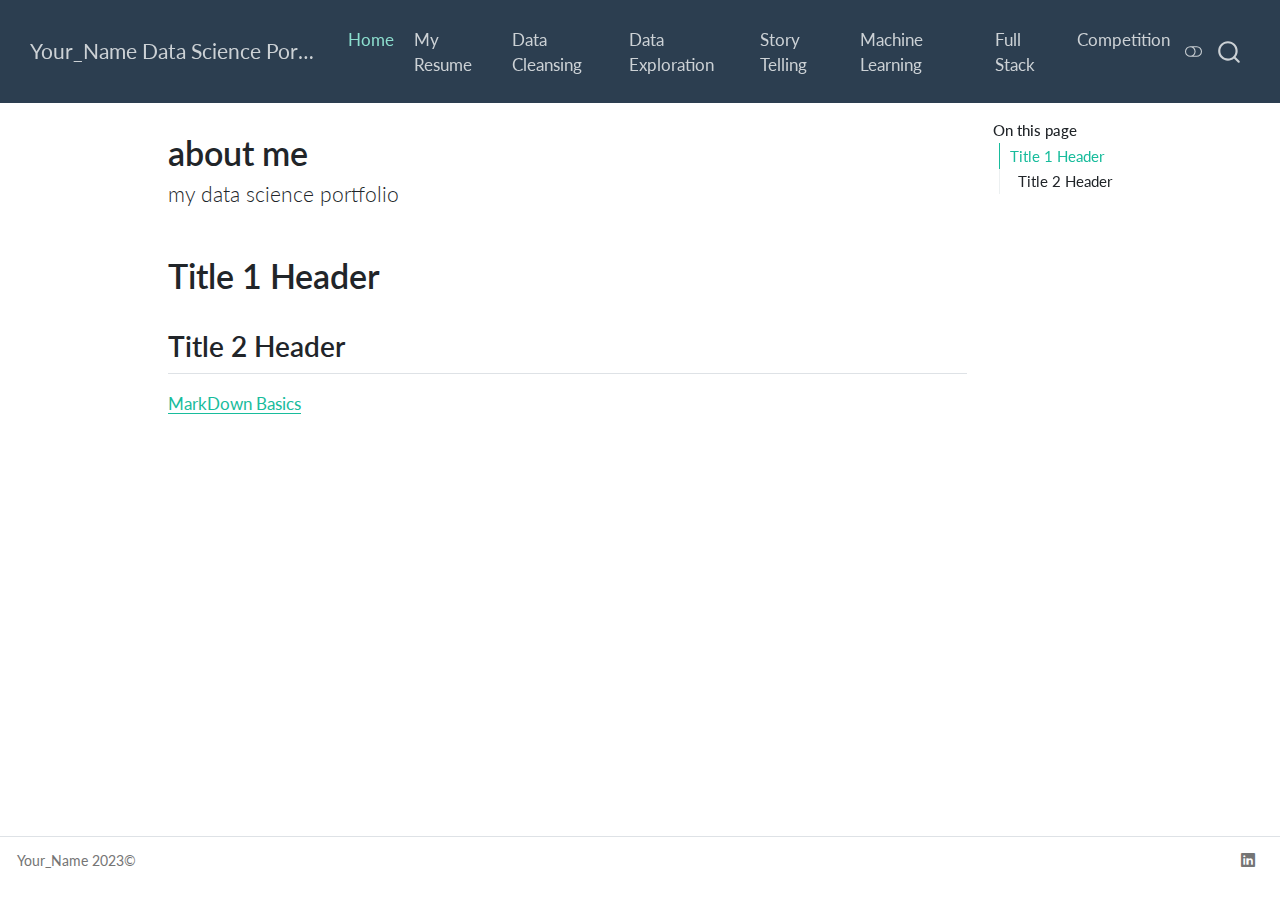
<file: index.html>
<!DOCTYPE html>
<html xmlns="http://www.w3.org/1999/xhtml" lang="en" xml:lang="en"><head>

<meta charset="utf-8">
<meta name="generator" content="quarto-1.4.552">

<meta name="viewport" content="width=device-width, initial-scale=1.0, user-scalable=yes">


<title>Your_Name Data Science Portfolio - about me</title>
<style>
code{white-space: pre-wrap;}
span.smallcaps{font-variant: small-caps;}
div.columns{display: flex; gap: min(4vw, 1.5em);}
div.column{flex: auto; overflow-x: auto;}
div.hanging-indent{margin-left: 1.5em; text-indent: -1.5em;}
ul.task-list{list-style: none;}
ul.task-list li input[type="checkbox"] {
  width: 0.8em;
  margin: 0 0.8em 0.2em -1em; /* quarto-specific, see https://github.com/quarto-dev/quarto-cli/issues/4556 */ 
  vertical-align: middle;
}
</style>


<script src="site_libs/quarto-nav/quarto-nav.js"></script>
<script src="site_libs/quarto-nav/headroom.min.js"></script>
<script src="site_libs/clipboard/clipboard.min.js"></script>
<script src="site_libs/quarto-search/autocomplete.umd.js"></script>
<script src="site_libs/quarto-search/fuse.min.js"></script>
<script src="site_libs/quarto-search/quarto-search.js"></script>
<meta name="quarto:offset" content="./">
<link href="./Images/favicon.png" rel="icon" type="image/png">
<script src="site_libs/quarto-html/quarto.js"></script>
<script src="site_libs/quarto-html/popper.min.js"></script>
<script src="site_libs/quarto-html/tippy.umd.min.js"></script>
<script src="site_libs/quarto-html/anchor.min.js"></script>
<link href="site_libs/quarto-html/tippy.css" rel="stylesheet">
<link href="site_libs/quarto-html/quarto-syntax-highlighting.css" rel="stylesheet" class="quarto-color-scheme" id="quarto-text-highlighting-styles">
<link href="site_libs/quarto-html/quarto-syntax-highlighting-dark.css" rel="prefetch" class="quarto-color-scheme quarto-color-alternate" id="quarto-text-highlighting-styles">
<script src="site_libs/bootstrap/bootstrap.min.js"></script>
<link href="site_libs/bootstrap/bootstrap-icons.css" rel="stylesheet">
<link href="site_libs/bootstrap/bootstrap.min.css" rel="stylesheet" class="quarto-color-scheme" id="quarto-bootstrap" data-mode="light">
<link href="site_libs/bootstrap/bootstrap-dark.min.css" rel="prefetch" class="quarto-color-scheme quarto-color-alternate" id="quarto-bootstrap" data-mode="dark">
<script id="quarto-search-options" type="application/json">{
  "location": "navbar",
  "copy-button": false,
  "collapse-after": 3,
  "panel-placement": "end",
  "type": "overlay",
  "limit": 50,
  "keyboard-shortcut": [
    "f",
    "/",
    "s"
  ],
  "show-item-context": false,
  "language": {
    "search-no-results-text": "No results",
    "search-matching-documents-text": "matching documents",
    "search-copy-link-title": "Copy link to search",
    "search-hide-matches-text": "Hide additional matches",
    "search-more-match-text": "more match in this document",
    "search-more-matches-text": "more matches in this document",
    "search-clear-button-title": "Clear",
    "search-text-placeholder": "",
    "search-detached-cancel-button-title": "Cancel",
    "search-submit-button-title": "Submit",
    "search-label": "Search"
  }
}</script>


<link rel="stylesheet" href="styles.css">
</head>

<body class="nav-fixed">

<div id="quarto-search-results"></div>
  <header id="quarto-header" class="headroom fixed-top">
    <nav class="navbar navbar-expand-lg " data-bs-theme="dark">
      <div class="navbar-container container-fluid">
      <div class="navbar-brand-container mx-auto">
    <a class="navbar-brand" href="./index.html">
    <span class="navbar-title">Your_Name Data Science Portfolio</span>
    </a>
  </div>
            <div id="quarto-search" class="" title="Search"></div>
          <button class="navbar-toggler" type="button" data-bs-toggle="collapse" data-bs-target="#navbarCollapse" aria-controls="navbarCollapse" aria-expanded="false" aria-label="Toggle navigation" onclick="if (window.quartoToggleHeadroom) { window.quartoToggleHeadroom(); }">
  <span class="navbar-toggler-icon"></span>
</button>
          <div class="collapse navbar-collapse" id="navbarCollapse">
            <ul class="navbar-nav navbar-nav-scroll ms-auto">
  <li class="nav-item">
    <a class="nav-link active" href="./index.html" aria-current="page"> 
<span class="menu-text">Home</span></a>
  </li>  
  <li class="nav-item">
    <a class="nav-link" href="./resume.html"> 
<span class="menu-text">My Resume</span></a>
  </li>  
  <li class="nav-item">
    <a class="nav-link" href="./cleansing.html"> 
<span class="menu-text">Data Cleansing</span></a>
  </li>  
  <li class="nav-item">
    <a class="nav-link" href="./exploration.html"> 
<span class="menu-text">Data Exploration</span></a>
  </li>  
  <li class="nav-item">
    <a class="nav-link" href="./story_telling.html"> 
<span class="menu-text">Story Telling</span></a>
  </li>  
  <li class="nav-item">
    <a class="nav-link" href="./ml.html"> 
<span class="menu-text">Machine Learning</span></a>
  </li>  
  <li class="nav-item">
    <a class="nav-link" href="./full_stack.html"> 
<span class="menu-text">Full Stack</span></a>
  </li>  
  <li class="nav-item">
    <a class="nav-link" href="./competition.html"> 
<span class="menu-text">Competition</span></a>
  </li>  
</ul>
          </div> <!-- /navcollapse -->
          <div class="quarto-navbar-tools">
  <a href="" class="quarto-color-scheme-toggle quarto-navigation-tool  px-1" onclick="window.quartoToggleColorScheme(); return false;" title="Toggle dark mode"><i class="bi"></i></a>
</div>
      </div> <!-- /container-fluid -->
    </nav>
</header>
<!-- content -->
<div id="quarto-content" class="quarto-container page-columns page-rows-contents page-layout-article page-navbar">
<!-- sidebar -->
<!-- margin-sidebar -->
    <div id="quarto-margin-sidebar" class="sidebar margin-sidebar">
        <nav id="TOC" role="doc-toc" class="toc-active">
    <h2 id="toc-title">On this page</h2>
   
  <ul>
  <li><a href="#title-1-header" id="toc-title-1-header" class="nav-link active" data-scroll-target="#title-1-header">Title 1 Header</a>
  <ul class="collapse">
  <li><a href="#title-2-header" id="toc-title-2-header" class="nav-link" data-scroll-target="#title-2-header">Title 2 Header</a></li>
  </ul></li>
  </ul>
</nav>
    </div>
<!-- main -->
<main class="content" id="quarto-document-content">

<header id="title-block-header" class="quarto-title-block default">
<div class="quarto-title">
<h1 class="title">about me</h1>
<p class="subtitle lead">my data science portfolio</p>
</div>



<div class="quarto-title-meta">

    
  
    
  </div>
  


</header>


<section id="title-1-header" class="level1">
<h1>Title 1 Header</h1>
<section id="title-2-header" class="level2">
<h2 class="anchored" data-anchor-id="title-2-header">Title 2 Header</h2>
<p><a href="https://quarto.org/docs/authoring/markdown-basics.html#links-images">MarkDown Basics</a></p>


</section>
</section>

<a onclick="window.scrollTo(0, 0); return false;" role="button" id="quarto-back-to-top"><i class="bi bi-arrow-up"></i> Back to top</a></main> <!-- /main -->
<script id="quarto-html-after-body" type="application/javascript">
window.document.addEventListener("DOMContentLoaded", function (event) {
  const toggleBodyColorMode = (bsSheetEl) => {
    const mode = bsSheetEl.getAttribute("data-mode");
    const bodyEl = window.document.querySelector("body");
    if (mode === "dark") {
      bodyEl.classList.add("quarto-dark");
      bodyEl.classList.remove("quarto-light");
    } else {
      bodyEl.classList.add("quarto-light");
      bodyEl.classList.remove("quarto-dark");
    }
  }
  const toggleBodyColorPrimary = () => {
    const bsSheetEl = window.document.querySelector("link#quarto-bootstrap");
    if (bsSheetEl) {
      toggleBodyColorMode(bsSheetEl);
    }
  }
  toggleBodyColorPrimary();  
  const disableStylesheet = (stylesheets) => {
    for (let i=0; i < stylesheets.length; i++) {
      const stylesheet = stylesheets[i];
      stylesheet.rel = 'prefetch';
    }
  }
  const enableStylesheet = (stylesheets) => {
    for (let i=0; i < stylesheets.length; i++) {
      const stylesheet = stylesheets[i];
      stylesheet.rel = 'stylesheet';
    }
  }
  const manageTransitions = (selector, allowTransitions) => {
    const els = window.document.querySelectorAll(selector);
    for (let i=0; i < els.length; i++) {
      const el = els[i];
      if (allowTransitions) {
        el.classList.remove('notransition');
      } else {
        el.classList.add('notransition');
      }
    }
  }
  const toggleGiscusIfUsed = (isAlternate, darkModeDefault) => {
    const baseTheme = document.querySelector('#giscus-base-theme')?.value ?? 'light';
    const alternateTheme = document.querySelector('#giscus-alt-theme')?.value ?? 'dark';
    let newTheme = '';
    if(darkModeDefault) {
      newTheme = isAlternate ? baseTheme : alternateTheme;
    } else {
      newTheme = isAlternate ? alternateTheme : baseTheme;
    }
    const changeGiscusTheme = () => {
      // From: https://github.com/giscus/giscus/issues/336
      const sendMessage = (message) => {
        const iframe = document.querySelector('iframe.giscus-frame');
        if (!iframe) return;
        iframe.contentWindow.postMessage({ giscus: message }, 'https://giscus.app');
      }
      sendMessage({
        setConfig: {
          theme: newTheme
        }
      });
    }
    const isGiscussLoaded = window.document.querySelector('iframe.giscus-frame') !== null;
    if (isGiscussLoaded) {
      changeGiscusTheme();
    }
  }
  const toggleColorMode = (alternate) => {
    // Switch the stylesheets
    const alternateStylesheets = window.document.querySelectorAll('link.quarto-color-scheme.quarto-color-alternate');
    manageTransitions('#quarto-margin-sidebar .nav-link', false);
    if (alternate) {
      enableStylesheet(alternateStylesheets);
      for (const sheetNode of alternateStylesheets) {
        if (sheetNode.id === "quarto-bootstrap") {
          toggleBodyColorMode(sheetNode);
        }
      }
    } else {
      disableStylesheet(alternateStylesheets);
      toggleBodyColorPrimary();
    }
    manageTransitions('#quarto-margin-sidebar .nav-link', true);
    // Switch the toggles
    const toggles = window.document.querySelectorAll('.quarto-color-scheme-toggle');
    for (let i=0; i < toggles.length; i++) {
      const toggle = toggles[i];
      if (toggle) {
        if (alternate) {
          toggle.classList.add("alternate");     
        } else {
          toggle.classList.remove("alternate");
        }
      }
    }
    // Hack to workaround the fact that safari doesn't
    // properly recolor the scrollbar when toggling (#1455)
    if (navigator.userAgent.indexOf('Safari') > 0 && navigator.userAgent.indexOf('Chrome') == -1) {
      manageTransitions("body", false);
      window.scrollTo(0, 1);
      setTimeout(() => {
        window.scrollTo(0, 0);
        manageTransitions("body", true);
      }, 40);  
    }
  }
  const isFileUrl = () => { 
    return window.location.protocol === 'file:';
  }
  const hasAlternateSentinel = () => {  
    let styleSentinel = getColorSchemeSentinel();
    if (styleSentinel !== null) {
      return styleSentinel === "alternate";
    } else {
      return false;
    }
  }
  const setStyleSentinel = (alternate) => {
    const value = alternate ? "alternate" : "default";
    if (!isFileUrl()) {
      window.localStorage.setItem("quarto-color-scheme", value);
    } else {
      localAlternateSentinel = value;
    }
  }
  const getColorSchemeSentinel = () => {
    if (!isFileUrl()) {
      const storageValue = window.localStorage.getItem("quarto-color-scheme");
      return storageValue != null ? storageValue : localAlternateSentinel;
    } else {
      return localAlternateSentinel;
    }
  }
  const darkModeDefault = false;
  let localAlternateSentinel = darkModeDefault ? 'alternate' : 'default';
  // Dark / light mode switch
  window.quartoToggleColorScheme = () => {
    // Read the current dark / light value 
    let toAlternate = !hasAlternateSentinel();
    toggleColorMode(toAlternate);
    setStyleSentinel(toAlternate);
    toggleGiscusIfUsed(toAlternate, darkModeDefault);
  };
  // Ensure there is a toggle, if there isn't float one in the top right
  if (window.document.querySelector('.quarto-color-scheme-toggle') === null) {
    const a = window.document.createElement('a');
    a.classList.add('top-right');
    a.classList.add('quarto-color-scheme-toggle');
    a.href = "";
    a.onclick = function() { try { window.quartoToggleColorScheme(); } catch {} return false; };
    const i = window.document.createElement("i");
    i.classList.add('bi');
    a.appendChild(i);
    window.document.body.appendChild(a);
  }
  // Switch to dark mode if need be
  if (hasAlternateSentinel()) {
    toggleColorMode(true);
  } else {
    toggleColorMode(false);
  }
  const icon = "";
  const anchorJS = new window.AnchorJS();
  anchorJS.options = {
    placement: 'right',
    icon: icon
  };
  anchorJS.add('.anchored');
  const isCodeAnnotation = (el) => {
    for (const clz of el.classList) {
      if (clz.startsWith('code-annotation-')) {                     
        return true;
      }
    }
    return false;
  }
  const clipboard = new window.ClipboardJS('.code-copy-button', {
    text: function(trigger) {
      const codeEl = trigger.previousElementSibling.cloneNode(true);
      for (const childEl of codeEl.children) {
        if (isCodeAnnotation(childEl)) {
          childEl.remove();
        }
      }
      return codeEl.innerText;
    }
  });
  clipboard.on('success', function(e) {
    // button target
    const button = e.trigger;
    // don't keep focus
    button.blur();
    // flash "checked"
    button.classList.add('code-copy-button-checked');
    var currentTitle = button.getAttribute("title");
    button.setAttribute("title", "Copied!");
    let tooltip;
    if (window.bootstrap) {
      button.setAttribute("data-bs-toggle", "tooltip");
      button.setAttribute("data-bs-placement", "left");
      button.setAttribute("data-bs-title", "Copied!");
      tooltip = new bootstrap.Tooltip(button, 
        { trigger: "manual", 
          customClass: "code-copy-button-tooltip",
          offset: [0, -8]});
      tooltip.show();    
    }
    setTimeout(function() {
      if (tooltip) {
        tooltip.hide();
        button.removeAttribute("data-bs-title");
        button.removeAttribute("data-bs-toggle");
        button.removeAttribute("data-bs-placement");
      }
      button.setAttribute("title", currentTitle);
      button.classList.remove('code-copy-button-checked');
    }, 1000);
    // clear code selection
    e.clearSelection();
  });
    var localhostRegex = new RegExp(/^(?:http|https):\/\/localhost\:?[0-9]*\//);
    var mailtoRegex = new RegExp(/^mailto:/);
      var filterRegex = new RegExp("https:\/\/wiredhayden\.github\.io\/Hayden-Wilcox1\/");
    var isInternal = (href) => {
        return filterRegex.test(href) || localhostRegex.test(href) || mailtoRegex.test(href);
    }
    // Inspect non-navigation links and adorn them if external
 	var links = window.document.querySelectorAll('a[href]:not(.nav-link):not(.navbar-brand):not(.toc-action):not(.sidebar-link):not(.sidebar-item-toggle):not(.pagination-link):not(.no-external):not([aria-hidden]):not(.dropdown-item):not(.quarto-navigation-tool)');
    for (var i=0; i<links.length; i++) {
      const link = links[i];
      if (!isInternal(link.href)) {
        // undo the damage that might have been done by quarto-nav.js in the case of
        // links that we want to consider external
        if (link.dataset.originalHref !== undefined) {
          link.href = link.dataset.originalHref;
        }
      }
    }
  function tippyHover(el, contentFn, onTriggerFn, onUntriggerFn) {
    const config = {
      allowHTML: true,
      maxWidth: 500,
      delay: 100,
      arrow: false,
      appendTo: function(el) {
          return el.parentElement;
      },
      interactive: true,
      interactiveBorder: 10,
      theme: 'quarto',
      placement: 'bottom-start',
    };
    if (contentFn) {
      config.content = contentFn;
    }
    if (onTriggerFn) {
      config.onTrigger = onTriggerFn;
    }
    if (onUntriggerFn) {
      config.onUntrigger = onUntriggerFn;
    }
    window.tippy(el, config); 
  }
  const noterefs = window.document.querySelectorAll('a[role="doc-noteref"]');
  for (var i=0; i<noterefs.length; i++) {
    const ref = noterefs[i];
    tippyHover(ref, function() {
      // use id or data attribute instead here
      let href = ref.getAttribute('data-footnote-href') || ref.getAttribute('href');
      try { href = new URL(href).hash; } catch {}
      const id = href.replace(/^#\/?/, "");
      const note = window.document.getElementById(id);
      if (note) {
        return note.innerHTML;
      } else {
        return "";
      }
    });
  }
  const xrefs = window.document.querySelectorAll('a.quarto-xref');
  const processXRef = (id, note) => {
    // Strip column container classes
    const stripColumnClz = (el) => {
      el.classList.remove("page-full", "page-columns");
      if (el.children) {
        for (const child of el.children) {
          stripColumnClz(child);
        }
      }
    }
    stripColumnClz(note)
    if (id === null || id.startsWith('sec-')) {
      // Special case sections, only their first couple elements
      const container = document.createElement("div");
      if (note.children && note.children.length > 2) {
        container.appendChild(note.children[0].cloneNode(true));
        for (let i = 1; i < note.children.length; i++) {
          const child = note.children[i];
          if (child.tagName === "P" && child.innerText === "") {
            continue;
          } else {
            container.appendChild(child.cloneNode(true));
            break;
          }
        }
        if (window.Quarto?.typesetMath) {
          window.Quarto.typesetMath(container);
        }
        return container.innerHTML
      } else {
        if (window.Quarto?.typesetMath) {
          window.Quarto.typesetMath(note);
        }
        return note.innerHTML;
      }
    } else {
      // Remove any anchor links if they are present
      const anchorLink = note.querySelector('a.anchorjs-link');
      if (anchorLink) {
        anchorLink.remove();
      }
      if (window.Quarto?.typesetMath) {
        window.Quarto.typesetMath(note);
      }
      // TODO in 1.5, we should make sure this works without a callout special case
      if (note.classList.contains("callout")) {
        return note.outerHTML;
      } else {
        return note.innerHTML;
      }
    }
  }
  for (var i=0; i<xrefs.length; i++) {
    const xref = xrefs[i];
    tippyHover(xref, undefined, function(instance) {
      instance.disable();
      let url = xref.getAttribute('href');
      let hash = undefined; 
      if (url.startsWith('#')) {
        hash = url;
      } else {
        try { hash = new URL(url).hash; } catch {}
      }
      if (hash) {
        const id = hash.replace(/^#\/?/, "");
        const note = window.document.getElementById(id);
        if (note !== null) {
          try {
            const html = processXRef(id, note.cloneNode(true));
            instance.setContent(html);
          } finally {
            instance.enable();
            instance.show();
          }
        } else {
          // See if we can fetch this
          fetch(url.split('#')[0])
          .then(res => res.text())
          .then(html => {
            const parser = new DOMParser();
            const htmlDoc = parser.parseFromString(html, "text/html");
            const note = htmlDoc.getElementById(id);
            if (note !== null) {
              const html = processXRef(id, note);
              instance.setContent(html);
            } 
          }).finally(() => {
            instance.enable();
            instance.show();
          });
        }
      } else {
        // See if we can fetch a full url (with no hash to target)
        // This is a special case and we should probably do some content thinning / targeting
        fetch(url)
        .then(res => res.text())
        .then(html => {
          const parser = new DOMParser();
          const htmlDoc = parser.parseFromString(html, "text/html");
          const note = htmlDoc.querySelector('main.content');
          if (note !== null) {
            // This should only happen for chapter cross references
            // (since there is no id in the URL)
            // remove the first header
            if (note.children.length > 0 && note.children[0].tagName === "HEADER") {
              note.children[0].remove();
            }
            const html = processXRef(null, note);
            instance.setContent(html);
          } 
        }).finally(() => {
          instance.enable();
          instance.show();
        });
      }
    }, function(instance) {
    });
  }
      let selectedAnnoteEl;
      const selectorForAnnotation = ( cell, annotation) => {
        let cellAttr = 'data-code-cell="' + cell + '"';
        let lineAttr = 'data-code-annotation="' +  annotation + '"';
        const selector = 'span[' + cellAttr + '][' + lineAttr + ']';
        return selector;
      }
      const selectCodeLines = (annoteEl) => {
        const doc = window.document;
        const targetCell = annoteEl.getAttribute("data-target-cell");
        const targetAnnotation = annoteEl.getAttribute("data-target-annotation");
        const annoteSpan = window.document.querySelector(selectorForAnnotation(targetCell, targetAnnotation));
        const lines = annoteSpan.getAttribute("data-code-lines").split(",");
        const lineIds = lines.map((line) => {
          return targetCell + "-" + line;
        })
        let top = null;
        let height = null;
        let parent = null;
        if (lineIds.length > 0) {
            //compute the position of the single el (top and bottom and make a div)
            const el = window.document.getElementById(lineIds[0]);
            top = el.offsetTop;
            height = el.offsetHeight;
            parent = el.parentElement.parentElement;
          if (lineIds.length > 1) {
            const lastEl = window.document.getElementById(lineIds[lineIds.length - 1]);
            const bottom = lastEl.offsetTop + lastEl.offsetHeight;
            height = bottom - top;
          }
          if (top !== null && height !== null && parent !== null) {
            // cook up a div (if necessary) and position it 
            let div = window.document.getElementById("code-annotation-line-highlight");
            if (div === null) {
              div = window.document.createElement("div");
              div.setAttribute("id", "code-annotation-line-highlight");
              div.style.position = 'absolute';
              parent.appendChild(div);
            }
            div.style.top = top - 2 + "px";
            div.style.height = height + 4 + "px";
            div.style.left = 0;
            let gutterDiv = window.document.getElementById("code-annotation-line-highlight-gutter");
            if (gutterDiv === null) {
              gutterDiv = window.document.createElement("div");
              gutterDiv.setAttribute("id", "code-annotation-line-highlight-gutter");
              gutterDiv.style.position = 'absolute';
              const codeCell = window.document.getElementById(targetCell);
              const gutter = codeCell.querySelector('.code-annotation-gutter');
              gutter.appendChild(gutterDiv);
            }
            gutterDiv.style.top = top - 2 + "px";
            gutterDiv.style.height = height + 4 + "px";
          }
          selectedAnnoteEl = annoteEl;
        }
      };
      const unselectCodeLines = () => {
        const elementsIds = ["code-annotation-line-highlight", "code-annotation-line-highlight-gutter"];
        elementsIds.forEach((elId) => {
          const div = window.document.getElementById(elId);
          if (div) {
            div.remove();
          }
        });
        selectedAnnoteEl = undefined;
      };
        // Handle positioning of the toggle
    window.addEventListener(
      "resize",
      throttle(() => {
        elRect = undefined;
        if (selectedAnnoteEl) {
          selectCodeLines(selectedAnnoteEl);
        }
      }, 10)
    );
    function throttle(fn, ms) {
    let throttle = false;
    let timer;
      return (...args) => {
        if(!throttle) { // first call gets through
            fn.apply(this, args);
            throttle = true;
        } else { // all the others get throttled
            if(timer) clearTimeout(timer); // cancel #2
            timer = setTimeout(() => {
              fn.apply(this, args);
              timer = throttle = false;
            }, ms);
        }
      };
    }
      // Attach click handler to the DT
      const annoteDls = window.document.querySelectorAll('dt[data-target-cell]');
      for (const annoteDlNode of annoteDls) {
        annoteDlNode.addEventListener('click', (event) => {
          const clickedEl = event.target;
          if (clickedEl !== selectedAnnoteEl) {
            unselectCodeLines();
            const activeEl = window.document.querySelector('dt[data-target-cell].code-annotation-active');
            if (activeEl) {
              activeEl.classList.remove('code-annotation-active');
            }
            selectCodeLines(clickedEl);
            clickedEl.classList.add('code-annotation-active');
          } else {
            // Unselect the line
            unselectCodeLines();
            clickedEl.classList.remove('code-annotation-active');
          }
        });
      }
  const findCites = (el) => {
    const parentEl = el.parentElement;
    if (parentEl) {
      const cites = parentEl.dataset.cites;
      if (cites) {
        return {
          el,
          cites: cites.split(' ')
        };
      } else {
        return findCites(el.parentElement)
      }
    } else {
      return undefined;
    }
  };
  var bibliorefs = window.document.querySelectorAll('a[role="doc-biblioref"]');
  for (var i=0; i<bibliorefs.length; i++) {
    const ref = bibliorefs[i];
    const citeInfo = findCites(ref);
    if (citeInfo) {
      tippyHover(citeInfo.el, function() {
        var popup = window.document.createElement('div');
        citeInfo.cites.forEach(function(cite) {
          var citeDiv = window.document.createElement('div');
          citeDiv.classList.add('hanging-indent');
          citeDiv.classList.add('csl-entry');
          var biblioDiv = window.document.getElementById('ref-' + cite);
          if (biblioDiv) {
            citeDiv.innerHTML = biblioDiv.innerHTML;
          }
          popup.appendChild(citeDiv);
        });
        return popup.innerHTML;
      });
    }
  }
});
</script>
</div> <!-- /content -->
<footer class="footer">
  <div class="nav-footer">
    <div class="nav-footer-left">
<p>Your_Name 2023©</p>
</div>   
    <div class="nav-footer-center">
      &nbsp;
    </div>
    <div class="nav-footer-right">
      <ul class="footer-items list-unstyled">
    <li class="nav-item compact">
    <a class="nav-link" href="./Your_LinkedIn_URL">
      <i class="bi bi-linkedin" role="img">
</i> 
    </a>
  </li>  
</ul>
    </div>
  </div>
</footer>




</body></html>
</file>
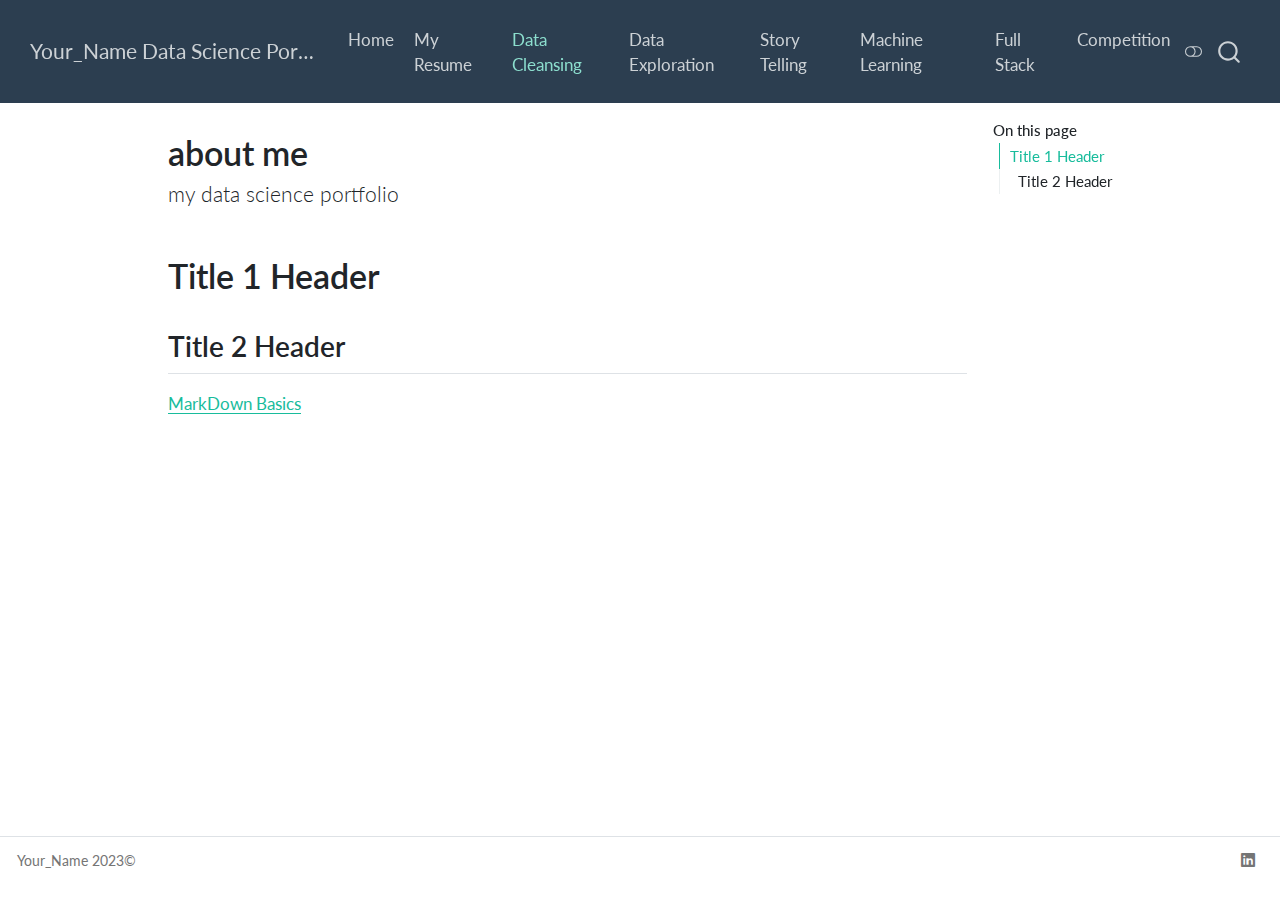
<file: cleansing.html>
<!DOCTYPE html>
<html xmlns="http://www.w3.org/1999/xhtml" lang="en" xml:lang="en"><head>

<meta charset="utf-8">
<meta name="generator" content="quarto-1.4.552">

<meta name="viewport" content="width=device-width, initial-scale=1.0, user-scalable=yes">


<title>Your_Name Data Science Portfolio - about me</title>
<style>
code{white-space: pre-wrap;}
span.smallcaps{font-variant: small-caps;}
div.columns{display: flex; gap: min(4vw, 1.5em);}
div.column{flex: auto; overflow-x: auto;}
div.hanging-indent{margin-left: 1.5em; text-indent: -1.5em;}
ul.task-list{list-style: none;}
ul.task-list li input[type="checkbox"] {
  width: 0.8em;
  margin: 0 0.8em 0.2em -1em; /* quarto-specific, see https://github.com/quarto-dev/quarto-cli/issues/4556 */ 
  vertical-align: middle;
}
</style>


<script src="site_libs/quarto-nav/quarto-nav.js"></script>
<script src="site_libs/quarto-nav/headroom.min.js"></script>
<script src="site_libs/clipboard/clipboard.min.js"></script>
<script src="site_libs/quarto-search/autocomplete.umd.js"></script>
<script src="site_libs/quarto-search/fuse.min.js"></script>
<script src="site_libs/quarto-search/quarto-search.js"></script>
<meta name="quarto:offset" content="./">
<link href="./Images/favicon.png" rel="icon" type="image/png">
<script src="site_libs/quarto-html/quarto.js"></script>
<script src="site_libs/quarto-html/popper.min.js"></script>
<script src="site_libs/quarto-html/tippy.umd.min.js"></script>
<script src="site_libs/quarto-html/anchor.min.js"></script>
<link href="site_libs/quarto-html/tippy.css" rel="stylesheet">
<link href="site_libs/quarto-html/quarto-syntax-highlighting.css" rel="stylesheet" class="quarto-color-scheme" id="quarto-text-highlighting-styles">
<link href="site_libs/quarto-html/quarto-syntax-highlighting-dark.css" rel="prefetch" class="quarto-color-scheme quarto-color-alternate" id="quarto-text-highlighting-styles">
<script src="site_libs/bootstrap/bootstrap.min.js"></script>
<link href="site_libs/bootstrap/bootstrap-icons.css" rel="stylesheet">
<link href="site_libs/bootstrap/bootstrap.min.css" rel="stylesheet" class="quarto-color-scheme" id="quarto-bootstrap" data-mode="light">
<link href="site_libs/bootstrap/bootstrap-dark.min.css" rel="prefetch" class="quarto-color-scheme quarto-color-alternate" id="quarto-bootstrap" data-mode="dark">
<script id="quarto-search-options" type="application/json">{
  "location": "navbar",
  "copy-button": false,
  "collapse-after": 3,
  "panel-placement": "end",
  "type": "overlay",
  "limit": 50,
  "keyboard-shortcut": [
    "f",
    "/",
    "s"
  ],
  "show-item-context": false,
  "language": {
    "search-no-results-text": "No results",
    "search-matching-documents-text": "matching documents",
    "search-copy-link-title": "Copy link to search",
    "search-hide-matches-text": "Hide additional matches",
    "search-more-match-text": "more match in this document",
    "search-more-matches-text": "more matches in this document",
    "search-clear-button-title": "Clear",
    "search-text-placeholder": "",
    "search-detached-cancel-button-title": "Cancel",
    "search-submit-button-title": "Submit",
    "search-label": "Search"
  }
}</script>


<link rel="stylesheet" href="styles.css">
</head>

<body class="nav-fixed">

<div id="quarto-search-results"></div>
  <header id="quarto-header" class="headroom fixed-top">
    <nav class="navbar navbar-expand-lg " data-bs-theme="dark">
      <div class="navbar-container container-fluid">
      <div class="navbar-brand-container mx-auto">
    <a class="navbar-brand" href="./index.html">
    <span class="navbar-title">Your_Name Data Science Portfolio</span>
    </a>
  </div>
            <div id="quarto-search" class="" title="Search"></div>
          <button class="navbar-toggler" type="button" data-bs-toggle="collapse" data-bs-target="#navbarCollapse" aria-controls="navbarCollapse" aria-expanded="false" aria-label="Toggle navigation" onclick="if (window.quartoToggleHeadroom) { window.quartoToggleHeadroom(); }">
  <span class="navbar-toggler-icon"></span>
</button>
          <div class="collapse navbar-collapse" id="navbarCollapse">
            <ul class="navbar-nav navbar-nav-scroll ms-auto">
  <li class="nav-item">
    <a class="nav-link" href="./index.html"> 
<span class="menu-text">Home</span></a>
  </li>  
  <li class="nav-item">
    <a class="nav-link" href="./resume.html"> 
<span class="menu-text">My Resume</span></a>
  </li>  
  <li class="nav-item">
    <a class="nav-link active" href="./cleansing.html" aria-current="page"> 
<span class="menu-text">Data Cleansing</span></a>
  </li>  
  <li class="nav-item">
    <a class="nav-link" href="./exploration.html"> 
<span class="menu-text">Data Exploration</span></a>
  </li>  
  <li class="nav-item">
    <a class="nav-link" href="./story_telling.html"> 
<span class="menu-text">Story Telling</span></a>
  </li>  
  <li class="nav-item">
    <a class="nav-link" href="./ml.html"> 
<span class="menu-text">Machine Learning</span></a>
  </li>  
  <li class="nav-item">
    <a class="nav-link" href="./full_stack.html"> 
<span class="menu-text">Full Stack</span></a>
  </li>  
  <li class="nav-item">
    <a class="nav-link" href="./competition.html"> 
<span class="menu-text">Competition</span></a>
  </li>  
</ul>
          </div> <!-- /navcollapse -->
          <div class="quarto-navbar-tools">
  <a href="" class="quarto-color-scheme-toggle quarto-navigation-tool  px-1" onclick="window.quartoToggleColorScheme(); return false;" title="Toggle dark mode"><i class="bi"></i></a>
</div>
      </div> <!-- /container-fluid -->
    </nav>
</header>
<!-- content -->
<div id="quarto-content" class="quarto-container page-columns page-rows-contents page-layout-article page-navbar">
<!-- sidebar -->
<!-- margin-sidebar -->
    <div id="quarto-margin-sidebar" class="sidebar margin-sidebar">
        <nav id="TOC" role="doc-toc" class="toc-active">
    <h2 id="toc-title">On this page</h2>
   
  <ul>
  <li><a href="#title-1-header" id="toc-title-1-header" class="nav-link active" data-scroll-target="#title-1-header">Title 1 Header</a>
  <ul class="collapse">
  <li><a href="#title-2-header" id="toc-title-2-header" class="nav-link" data-scroll-target="#title-2-header">Title 2 Header</a></li>
  </ul></li>
  </ul>
</nav>
    </div>
<!-- main -->
<main class="content" id="quarto-document-content">

<header id="title-block-header" class="quarto-title-block default">
<div class="quarto-title">
<h1 class="title">about me</h1>
<p class="subtitle lead">my data science portfolio</p>
</div>



<div class="quarto-title-meta">

    
  
    
  </div>
  


</header>


<section id="title-1-header" class="level1">
<h1>Title 1 Header</h1>
<section id="title-2-header" class="level2">
<h2 class="anchored" data-anchor-id="title-2-header">Title 2 Header</h2>
<p><a href="https://quarto.org/docs/authoring/markdown-basics.html#links-images">MarkDown Basics</a></p>


</section>
</section>

<a onclick="window.scrollTo(0, 0); return false;" role="button" id="quarto-back-to-top"><i class="bi bi-arrow-up"></i> Back to top</a></main> <!-- /main -->
<script id="quarto-html-after-body" type="application/javascript">
window.document.addEventListener("DOMContentLoaded", function (event) {
  const toggleBodyColorMode = (bsSheetEl) => {
    const mode = bsSheetEl.getAttribute("data-mode");
    const bodyEl = window.document.querySelector("body");
    if (mode === "dark") {
      bodyEl.classList.add("quarto-dark");
      bodyEl.classList.remove("quarto-light");
    } else {
      bodyEl.classList.add("quarto-light");
      bodyEl.classList.remove("quarto-dark");
    }
  }
  const toggleBodyColorPrimary = () => {
    const bsSheetEl = window.document.querySelector("link#quarto-bootstrap");
    if (bsSheetEl) {
      toggleBodyColorMode(bsSheetEl);
    }
  }
  toggleBodyColorPrimary();  
  const disableStylesheet = (stylesheets) => {
    for (let i=0; i < stylesheets.length; i++) {
      const stylesheet = stylesheets[i];
      stylesheet.rel = 'prefetch';
    }
  }
  const enableStylesheet = (stylesheets) => {
    for (let i=0; i < stylesheets.length; i++) {
      const stylesheet = stylesheets[i];
      stylesheet.rel = 'stylesheet';
    }
  }
  const manageTransitions = (selector, allowTransitions) => {
    const els = window.document.querySelectorAll(selector);
    for (let i=0; i < els.length; i++) {
      const el = els[i];
      if (allowTransitions) {
        el.classList.remove('notransition');
      } else {
        el.classList.add('notransition');
      }
    }
  }
  const toggleGiscusIfUsed = (isAlternate, darkModeDefault) => {
    const baseTheme = document.querySelector('#giscus-base-theme')?.value ?? 'light';
    const alternateTheme = document.querySelector('#giscus-alt-theme')?.value ?? 'dark';
    let newTheme = '';
    if(darkModeDefault) {
      newTheme = isAlternate ? baseTheme : alternateTheme;
    } else {
      newTheme = isAlternate ? alternateTheme : baseTheme;
    }
    const changeGiscusTheme = () => {
      // From: https://github.com/giscus/giscus/issues/336
      const sendMessage = (message) => {
        const iframe = document.querySelector('iframe.giscus-frame');
        if (!iframe) return;
        iframe.contentWindow.postMessage({ giscus: message }, 'https://giscus.app');
      }
      sendMessage({
        setConfig: {
          theme: newTheme
        }
      });
    }
    const isGiscussLoaded = window.document.querySelector('iframe.giscus-frame') !== null;
    if (isGiscussLoaded) {
      changeGiscusTheme();
    }
  }
  const toggleColorMode = (alternate) => {
    // Switch the stylesheets
    const alternateStylesheets = window.document.querySelectorAll('link.quarto-color-scheme.quarto-color-alternate');
    manageTransitions('#quarto-margin-sidebar .nav-link', false);
    if (alternate) {
      enableStylesheet(alternateStylesheets);
      for (const sheetNode of alternateStylesheets) {
        if (sheetNode.id === "quarto-bootstrap") {
          toggleBodyColorMode(sheetNode);
        }
      }
    } else {
      disableStylesheet(alternateStylesheets);
      toggleBodyColorPrimary();
    }
    manageTransitions('#quarto-margin-sidebar .nav-link', true);
    // Switch the toggles
    const toggles = window.document.querySelectorAll('.quarto-color-scheme-toggle');
    for (let i=0; i < toggles.length; i++) {
      const toggle = toggles[i];
      if (toggle) {
        if (alternate) {
          toggle.classList.add("alternate");     
        } else {
          toggle.classList.remove("alternate");
        }
      }
    }
    // Hack to workaround the fact that safari doesn't
    // properly recolor the scrollbar when toggling (#1455)
    if (navigator.userAgent.indexOf('Safari') > 0 && navigator.userAgent.indexOf('Chrome') == -1) {
      manageTransitions("body", false);
      window.scrollTo(0, 1);
      setTimeout(() => {
        window.scrollTo(0, 0);
        manageTransitions("body", true);
      }, 40);  
    }
  }
  const isFileUrl = () => { 
    return window.location.protocol === 'file:';
  }
  const hasAlternateSentinel = () => {  
    let styleSentinel = getColorSchemeSentinel();
    if (styleSentinel !== null) {
      return styleSentinel === "alternate";
    } else {
      return false;
    }
  }
  const setStyleSentinel = (alternate) => {
    const value = alternate ? "alternate" : "default";
    if (!isFileUrl()) {
      window.localStorage.setItem("quarto-color-scheme", value);
    } else {
      localAlternateSentinel = value;
    }
  }
  const getColorSchemeSentinel = () => {
    if (!isFileUrl()) {
      const storageValue = window.localStorage.getItem("quarto-color-scheme");
      return storageValue != null ? storageValue : localAlternateSentinel;
    } else {
      return localAlternateSentinel;
    }
  }
  const darkModeDefault = false;
  let localAlternateSentinel = darkModeDefault ? 'alternate' : 'default';
  // Dark / light mode switch
  window.quartoToggleColorScheme = () => {
    // Read the current dark / light value 
    let toAlternate = !hasAlternateSentinel();
    toggleColorMode(toAlternate);
    setStyleSentinel(toAlternate);
    toggleGiscusIfUsed(toAlternate, darkModeDefault);
  };
  // Ensure there is a toggle, if there isn't float one in the top right
  if (window.document.querySelector('.quarto-color-scheme-toggle') === null) {
    const a = window.document.createElement('a');
    a.classList.add('top-right');
    a.classList.add('quarto-color-scheme-toggle');
    a.href = "";
    a.onclick = function() { try { window.quartoToggleColorScheme(); } catch {} return false; };
    const i = window.document.createElement("i");
    i.classList.add('bi');
    a.appendChild(i);
    window.document.body.appendChild(a);
  }
  // Switch to dark mode if need be
  if (hasAlternateSentinel()) {
    toggleColorMode(true);
  } else {
    toggleColorMode(false);
  }
  const icon = "";
  const anchorJS = new window.AnchorJS();
  anchorJS.options = {
    placement: 'right',
    icon: icon
  };
  anchorJS.add('.anchored');
  const isCodeAnnotation = (el) => {
    for (const clz of el.classList) {
      if (clz.startsWith('code-annotation-')) {                     
        return true;
      }
    }
    return false;
  }
  const clipboard = new window.ClipboardJS('.code-copy-button', {
    text: function(trigger) {
      const codeEl = trigger.previousElementSibling.cloneNode(true);
      for (const childEl of codeEl.children) {
        if (isCodeAnnotation(childEl)) {
          childEl.remove();
        }
      }
      return codeEl.innerText;
    }
  });
  clipboard.on('success', function(e) {
    // button target
    const button = e.trigger;
    // don't keep focus
    button.blur();
    // flash "checked"
    button.classList.add('code-copy-button-checked');
    var currentTitle = button.getAttribute("title");
    button.setAttribute("title", "Copied!");
    let tooltip;
    if (window.bootstrap) {
      button.setAttribute("data-bs-toggle", "tooltip");
      button.setAttribute("data-bs-placement", "left");
      button.setAttribute("data-bs-title", "Copied!");
      tooltip = new bootstrap.Tooltip(button, 
        { trigger: "manual", 
          customClass: "code-copy-button-tooltip",
          offset: [0, -8]});
      tooltip.show();    
    }
    setTimeout(function() {
      if (tooltip) {
        tooltip.hide();
        button.removeAttribute("data-bs-title");
        button.removeAttribute("data-bs-toggle");
        button.removeAttribute("data-bs-placement");
      }
      button.setAttribute("title", currentTitle);
      button.classList.remove('code-copy-button-checked');
    }, 1000);
    // clear code selection
    e.clearSelection();
  });
    var localhostRegex = new RegExp(/^(?:http|https):\/\/localhost\:?[0-9]*\//);
    var mailtoRegex = new RegExp(/^mailto:/);
      var filterRegex = new RegExp("https:\/\/wiredhayden\.github\.io\/Hayden-Wilcox1\/");
    var isInternal = (href) => {
        return filterRegex.test(href) || localhostRegex.test(href) || mailtoRegex.test(href);
    }
    // Inspect non-navigation links and adorn them if external
 	var links = window.document.querySelectorAll('a[href]:not(.nav-link):not(.navbar-brand):not(.toc-action):not(.sidebar-link):not(.sidebar-item-toggle):not(.pagination-link):not(.no-external):not([aria-hidden]):not(.dropdown-item):not(.quarto-navigation-tool)');
    for (var i=0; i<links.length; i++) {
      const link = links[i];
      if (!isInternal(link.href)) {
        // undo the damage that might have been done by quarto-nav.js in the case of
        // links that we want to consider external
        if (link.dataset.originalHref !== undefined) {
          link.href = link.dataset.originalHref;
        }
      }
    }
  function tippyHover(el, contentFn, onTriggerFn, onUntriggerFn) {
    const config = {
      allowHTML: true,
      maxWidth: 500,
      delay: 100,
      arrow: false,
      appendTo: function(el) {
          return el.parentElement;
      },
      interactive: true,
      interactiveBorder: 10,
      theme: 'quarto',
      placement: 'bottom-start',
    };
    if (contentFn) {
      config.content = contentFn;
    }
    if (onTriggerFn) {
      config.onTrigger = onTriggerFn;
    }
    if (onUntriggerFn) {
      config.onUntrigger = onUntriggerFn;
    }
    window.tippy(el, config); 
  }
  const noterefs = window.document.querySelectorAll('a[role="doc-noteref"]');
  for (var i=0; i<noterefs.length; i++) {
    const ref = noterefs[i];
    tippyHover(ref, function() {
      // use id or data attribute instead here
      let href = ref.getAttribute('data-footnote-href') || ref.getAttribute('href');
      try { href = new URL(href).hash; } catch {}
      const id = href.replace(/^#\/?/, "");
      const note = window.document.getElementById(id);
      if (note) {
        return note.innerHTML;
      } else {
        return "";
      }
    });
  }
  const xrefs = window.document.querySelectorAll('a.quarto-xref');
  const processXRef = (id, note) => {
    // Strip column container classes
    const stripColumnClz = (el) => {
      el.classList.remove("page-full", "page-columns");
      if (el.children) {
        for (const child of el.children) {
          stripColumnClz(child);
        }
      }
    }
    stripColumnClz(note)
    if (id === null || id.startsWith('sec-')) {
      // Special case sections, only their first couple elements
      const container = document.createElement("div");
      if (note.children && note.children.length > 2) {
        container.appendChild(note.children[0].cloneNode(true));
        for (let i = 1; i < note.children.length; i++) {
          const child = note.children[i];
          if (child.tagName === "P" && child.innerText === "") {
            continue;
          } else {
            container.appendChild(child.cloneNode(true));
            break;
          }
        }
        if (window.Quarto?.typesetMath) {
          window.Quarto.typesetMath(container);
        }
        return container.innerHTML
      } else {
        if (window.Quarto?.typesetMath) {
          window.Quarto.typesetMath(note);
        }
        return note.innerHTML;
      }
    } else {
      // Remove any anchor links if they are present
      const anchorLink = note.querySelector('a.anchorjs-link');
      if (anchorLink) {
        anchorLink.remove();
      }
      if (window.Quarto?.typesetMath) {
        window.Quarto.typesetMath(note);
      }
      // TODO in 1.5, we should make sure this works without a callout special case
      if (note.classList.contains("callout")) {
        return note.outerHTML;
      } else {
        return note.innerHTML;
      }
    }
  }
  for (var i=0; i<xrefs.length; i++) {
    const xref = xrefs[i];
    tippyHover(xref, undefined, function(instance) {
      instance.disable();
      let url = xref.getAttribute('href');
      let hash = undefined; 
      if (url.startsWith('#')) {
        hash = url;
      } else {
        try { hash = new URL(url).hash; } catch {}
      }
      if (hash) {
        const id = hash.replace(/^#\/?/, "");
        const note = window.document.getElementById(id);
        if (note !== null) {
          try {
            const html = processXRef(id, note.cloneNode(true));
            instance.setContent(html);
          } finally {
            instance.enable();
            instance.show();
          }
        } else {
          // See if we can fetch this
          fetch(url.split('#')[0])
          .then(res => res.text())
          .then(html => {
            const parser = new DOMParser();
            const htmlDoc = parser.parseFromString(html, "text/html");
            const note = htmlDoc.getElementById(id);
            if (note !== null) {
              const html = processXRef(id, note);
              instance.setContent(html);
            } 
          }).finally(() => {
            instance.enable();
            instance.show();
          });
        }
      } else {
        // See if we can fetch a full url (with no hash to target)
        // This is a special case and we should probably do some content thinning / targeting
        fetch(url)
        .then(res => res.text())
        .then(html => {
          const parser = new DOMParser();
          const htmlDoc = parser.parseFromString(html, "text/html");
          const note = htmlDoc.querySelector('main.content');
          if (note !== null) {
            // This should only happen for chapter cross references
            // (since there is no id in the URL)
            // remove the first header
            if (note.children.length > 0 && note.children[0].tagName === "HEADER") {
              note.children[0].remove();
            }
            const html = processXRef(null, note);
            instance.setContent(html);
          } 
        }).finally(() => {
          instance.enable();
          instance.show();
        });
      }
    }, function(instance) {
    });
  }
      let selectedAnnoteEl;
      const selectorForAnnotation = ( cell, annotation) => {
        let cellAttr = 'data-code-cell="' + cell + '"';
        let lineAttr = 'data-code-annotation="' +  annotation + '"';
        const selector = 'span[' + cellAttr + '][' + lineAttr + ']';
        return selector;
      }
      const selectCodeLines = (annoteEl) => {
        const doc = window.document;
        const targetCell = annoteEl.getAttribute("data-target-cell");
        const targetAnnotation = annoteEl.getAttribute("data-target-annotation");
        const annoteSpan = window.document.querySelector(selectorForAnnotation(targetCell, targetAnnotation));
        const lines = annoteSpan.getAttribute("data-code-lines").split(",");
        const lineIds = lines.map((line) => {
          return targetCell + "-" + line;
        })
        let top = null;
        let height = null;
        let parent = null;
        if (lineIds.length > 0) {
            //compute the position of the single el (top and bottom and make a div)
            const el = window.document.getElementById(lineIds[0]);
            top = el.offsetTop;
            height = el.offsetHeight;
            parent = el.parentElement.parentElement;
          if (lineIds.length > 1) {
            const lastEl = window.document.getElementById(lineIds[lineIds.length - 1]);
            const bottom = lastEl.offsetTop + lastEl.offsetHeight;
            height = bottom - top;
          }
          if (top !== null && height !== null && parent !== null) {
            // cook up a div (if necessary) and position it 
            let div = window.document.getElementById("code-annotation-line-highlight");
            if (div === null) {
              div = window.document.createElement("div");
              div.setAttribute("id", "code-annotation-line-highlight");
              div.style.position = 'absolute';
              parent.appendChild(div);
            }
            div.style.top = top - 2 + "px";
            div.style.height = height + 4 + "px";
            div.style.left = 0;
            let gutterDiv = window.document.getElementById("code-annotation-line-highlight-gutter");
            if (gutterDiv === null) {
              gutterDiv = window.document.createElement("div");
              gutterDiv.setAttribute("id", "code-annotation-line-highlight-gutter");
              gutterDiv.style.position = 'absolute';
              const codeCell = window.document.getElementById(targetCell);
              const gutter = codeCell.querySelector('.code-annotation-gutter');
              gutter.appendChild(gutterDiv);
            }
            gutterDiv.style.top = top - 2 + "px";
            gutterDiv.style.height = height + 4 + "px";
          }
          selectedAnnoteEl = annoteEl;
        }
      };
      const unselectCodeLines = () => {
        const elementsIds = ["code-annotation-line-highlight", "code-annotation-line-highlight-gutter"];
        elementsIds.forEach((elId) => {
          const div = window.document.getElementById(elId);
          if (div) {
            div.remove();
          }
        });
        selectedAnnoteEl = undefined;
      };
        // Handle positioning of the toggle
    window.addEventListener(
      "resize",
      throttle(() => {
        elRect = undefined;
        if (selectedAnnoteEl) {
          selectCodeLines(selectedAnnoteEl);
        }
      }, 10)
    );
    function throttle(fn, ms) {
    let throttle = false;
    let timer;
      return (...args) => {
        if(!throttle) { // first call gets through
            fn.apply(this, args);
            throttle = true;
        } else { // all the others get throttled
            if(timer) clearTimeout(timer); // cancel #2
            timer = setTimeout(() => {
              fn.apply(this, args);
              timer = throttle = false;
            }, ms);
        }
      };
    }
      // Attach click handler to the DT
      const annoteDls = window.document.querySelectorAll('dt[data-target-cell]');
      for (const annoteDlNode of annoteDls) {
        annoteDlNode.addEventListener('click', (event) => {
          const clickedEl = event.target;
          if (clickedEl !== selectedAnnoteEl) {
            unselectCodeLines();
            const activeEl = window.document.querySelector('dt[data-target-cell].code-annotation-active');
            if (activeEl) {
              activeEl.classList.remove('code-annotation-active');
            }
            selectCodeLines(clickedEl);
            clickedEl.classList.add('code-annotation-active');
          } else {
            // Unselect the line
            unselectCodeLines();
            clickedEl.classList.remove('code-annotation-active');
          }
        });
      }
  const findCites = (el) => {
    const parentEl = el.parentElement;
    if (parentEl) {
      const cites = parentEl.dataset.cites;
      if (cites) {
        return {
          el,
          cites: cites.split(' ')
        };
      } else {
        return findCites(el.parentElement)
      }
    } else {
      return undefined;
    }
  };
  var bibliorefs = window.document.querySelectorAll('a[role="doc-biblioref"]');
  for (var i=0; i<bibliorefs.length; i++) {
    const ref = bibliorefs[i];
    const citeInfo = findCites(ref);
    if (citeInfo) {
      tippyHover(citeInfo.el, function() {
        var popup = window.document.createElement('div');
        citeInfo.cites.forEach(function(cite) {
          var citeDiv = window.document.createElement('div');
          citeDiv.classList.add('hanging-indent');
          citeDiv.classList.add('csl-entry');
          var biblioDiv = window.document.getElementById('ref-' + cite);
          if (biblioDiv) {
            citeDiv.innerHTML = biblioDiv.innerHTML;
          }
          popup.appendChild(citeDiv);
        });
        return popup.innerHTML;
      });
    }
  }
});
</script>
</div> <!-- /content -->
<footer class="footer">
  <div class="nav-footer">
    <div class="nav-footer-left">
<p>Your_Name 2023©</p>
</div>   
    <div class="nav-footer-center">
      &nbsp;
    </div>
    <div class="nav-footer-right">
      <ul class="footer-items list-unstyled">
    <li class="nav-item compact">
    <a class="nav-link" href="./Your_LinkedIn_URL">
      <i class="bi bi-linkedin" role="img">
</i> 
    </a>
  </li>  
</ul>
    </div>
  </div>
</footer>




</body></html>
</file>
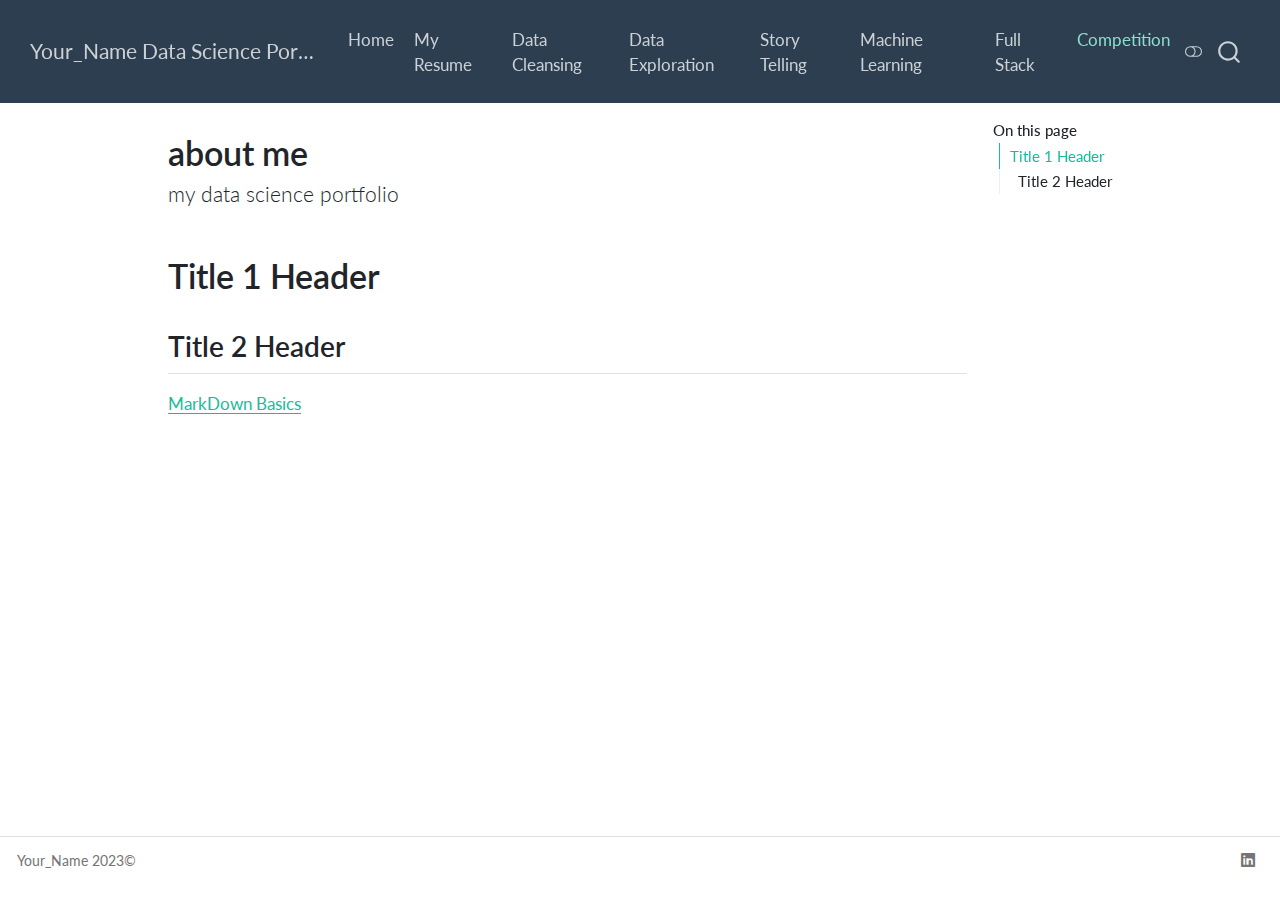
<file: competition.html>
<!DOCTYPE html>
<html xmlns="http://www.w3.org/1999/xhtml" lang="en" xml:lang="en"><head>

<meta charset="utf-8">
<meta name="generator" content="quarto-1.4.552">

<meta name="viewport" content="width=device-width, initial-scale=1.0, user-scalable=yes">


<title>Your_Name Data Science Portfolio - about me</title>
<style>
code{white-space: pre-wrap;}
span.smallcaps{font-variant: small-caps;}
div.columns{display: flex; gap: min(4vw, 1.5em);}
div.column{flex: auto; overflow-x: auto;}
div.hanging-indent{margin-left: 1.5em; text-indent: -1.5em;}
ul.task-list{list-style: none;}
ul.task-list li input[type="checkbox"] {
  width: 0.8em;
  margin: 0 0.8em 0.2em -1em; /* quarto-specific, see https://github.com/quarto-dev/quarto-cli/issues/4556 */ 
  vertical-align: middle;
}
</style>


<script src="site_libs/quarto-nav/quarto-nav.js"></script>
<script src="site_libs/quarto-nav/headroom.min.js"></script>
<script src="site_libs/clipboard/clipboard.min.js"></script>
<script src="site_libs/quarto-search/autocomplete.umd.js"></script>
<script src="site_libs/quarto-search/fuse.min.js"></script>
<script src="site_libs/quarto-search/quarto-search.js"></script>
<meta name="quarto:offset" content="./">
<link href="./Images/favicon.png" rel="icon" type="image/png">
<script src="site_libs/quarto-html/quarto.js"></script>
<script src="site_libs/quarto-html/popper.min.js"></script>
<script src="site_libs/quarto-html/tippy.umd.min.js"></script>
<script src="site_libs/quarto-html/anchor.min.js"></script>
<link href="site_libs/quarto-html/tippy.css" rel="stylesheet">
<link href="site_libs/quarto-html/quarto-syntax-highlighting.css" rel="stylesheet" class="quarto-color-scheme" id="quarto-text-highlighting-styles">
<link href="site_libs/quarto-html/quarto-syntax-highlighting-dark.css" rel="prefetch" class="quarto-color-scheme quarto-color-alternate" id="quarto-text-highlighting-styles">
<script src="site_libs/bootstrap/bootstrap.min.js"></script>
<link href="site_libs/bootstrap/bootstrap-icons.css" rel="stylesheet">
<link href="site_libs/bootstrap/bootstrap.min.css" rel="stylesheet" class="quarto-color-scheme" id="quarto-bootstrap" data-mode="light">
<link href="site_libs/bootstrap/bootstrap-dark.min.css" rel="prefetch" class="quarto-color-scheme quarto-color-alternate" id="quarto-bootstrap" data-mode="dark">
<script id="quarto-search-options" type="application/json">{
  "location": "navbar",
  "copy-button": false,
  "collapse-after": 3,
  "panel-placement": "end",
  "type": "overlay",
  "limit": 50,
  "keyboard-shortcut": [
    "f",
    "/",
    "s"
  ],
  "show-item-context": false,
  "language": {
    "search-no-results-text": "No results",
    "search-matching-documents-text": "matching documents",
    "search-copy-link-title": "Copy link to search",
    "search-hide-matches-text": "Hide additional matches",
    "search-more-match-text": "more match in this document",
    "search-more-matches-text": "more matches in this document",
    "search-clear-button-title": "Clear",
    "search-text-placeholder": "",
    "search-detached-cancel-button-title": "Cancel",
    "search-submit-button-title": "Submit",
    "search-label": "Search"
  }
}</script>


<link rel="stylesheet" href="styles.css">
</head>

<body class="nav-fixed">

<div id="quarto-search-results"></div>
  <header id="quarto-header" class="headroom fixed-top">
    <nav class="navbar navbar-expand-lg " data-bs-theme="dark">
      <div class="navbar-container container-fluid">
      <div class="navbar-brand-container mx-auto">
    <a class="navbar-brand" href="./index.html">
    <span class="navbar-title">Your_Name Data Science Portfolio</span>
    </a>
  </div>
            <div id="quarto-search" class="" title="Search"></div>
          <button class="navbar-toggler" type="button" data-bs-toggle="collapse" data-bs-target="#navbarCollapse" aria-controls="navbarCollapse" aria-expanded="false" aria-label="Toggle navigation" onclick="if (window.quartoToggleHeadroom) { window.quartoToggleHeadroom(); }">
  <span class="navbar-toggler-icon"></span>
</button>
          <div class="collapse navbar-collapse" id="navbarCollapse">
            <ul class="navbar-nav navbar-nav-scroll ms-auto">
  <li class="nav-item">
    <a class="nav-link" href="./index.html"> 
<span class="menu-text">Home</span></a>
  </li>  
  <li class="nav-item">
    <a class="nav-link" href="./resume.html"> 
<span class="menu-text">My Resume</span></a>
  </li>  
  <li class="nav-item">
    <a class="nav-link" href="./cleansing.html"> 
<span class="menu-text">Data Cleansing</span></a>
  </li>  
  <li class="nav-item">
    <a class="nav-link" href="./exploration.html"> 
<span class="menu-text">Data Exploration</span></a>
  </li>  
  <li class="nav-item">
    <a class="nav-link" href="./story_telling.html"> 
<span class="menu-text">Story Telling</span></a>
  </li>  
  <li class="nav-item">
    <a class="nav-link" href="./ml.html"> 
<span class="menu-text">Machine Learning</span></a>
  </li>  
  <li class="nav-item">
    <a class="nav-link" href="./full_stack.html"> 
<span class="menu-text">Full Stack</span></a>
  </li>  
  <li class="nav-item">
    <a class="nav-link active" href="./competition.html" aria-current="page"> 
<span class="menu-text">Competition</span></a>
  </li>  
</ul>
          </div> <!-- /navcollapse -->
          <div class="quarto-navbar-tools">
  <a href="" class="quarto-color-scheme-toggle quarto-navigation-tool  px-1" onclick="window.quartoToggleColorScheme(); return false;" title="Toggle dark mode"><i class="bi"></i></a>
</div>
      </div> <!-- /container-fluid -->
    </nav>
</header>
<!-- content -->
<div id="quarto-content" class="quarto-container page-columns page-rows-contents page-layout-article page-navbar">
<!-- sidebar -->
<!-- margin-sidebar -->
    <div id="quarto-margin-sidebar" class="sidebar margin-sidebar">
        <nav id="TOC" role="doc-toc" class="toc-active">
    <h2 id="toc-title">On this page</h2>
   
  <ul>
  <li><a href="#title-1-header" id="toc-title-1-header" class="nav-link active" data-scroll-target="#title-1-header">Title 1 Header</a>
  <ul class="collapse">
  <li><a href="#title-2-header" id="toc-title-2-header" class="nav-link" data-scroll-target="#title-2-header">Title 2 Header</a></li>
  </ul></li>
  </ul>
</nav>
    </div>
<!-- main -->
<main class="content" id="quarto-document-content">

<header id="title-block-header" class="quarto-title-block default">
<div class="quarto-title">
<h1 class="title">about me</h1>
<p class="subtitle lead">my data science portfolio</p>
</div>



<div class="quarto-title-meta">

    
  
    
  </div>
  


</header>


<section id="title-1-header" class="level1">
<h1>Title 1 Header</h1>
<section id="title-2-header" class="level2">
<h2 class="anchored" data-anchor-id="title-2-header">Title 2 Header</h2>
<p><a href="https://quarto.org/docs/authoring/markdown-basics.html#links-images">MarkDown Basics</a></p>


</section>
</section>

<a onclick="window.scrollTo(0, 0); return false;" role="button" id="quarto-back-to-top"><i class="bi bi-arrow-up"></i> Back to top</a></main> <!-- /main -->
<script id="quarto-html-after-body" type="application/javascript">
window.document.addEventListener("DOMContentLoaded", function (event) {
  const toggleBodyColorMode = (bsSheetEl) => {
    const mode = bsSheetEl.getAttribute("data-mode");
    const bodyEl = window.document.querySelector("body");
    if (mode === "dark") {
      bodyEl.classList.add("quarto-dark");
      bodyEl.classList.remove("quarto-light");
    } else {
      bodyEl.classList.add("quarto-light");
      bodyEl.classList.remove("quarto-dark");
    }
  }
  const toggleBodyColorPrimary = () => {
    const bsSheetEl = window.document.querySelector("link#quarto-bootstrap");
    if (bsSheetEl) {
      toggleBodyColorMode(bsSheetEl);
    }
  }
  toggleBodyColorPrimary();  
  const disableStylesheet = (stylesheets) => {
    for (let i=0; i < stylesheets.length; i++) {
      const stylesheet = stylesheets[i];
      stylesheet.rel = 'prefetch';
    }
  }
  const enableStylesheet = (stylesheets) => {
    for (let i=0; i < stylesheets.length; i++) {
      const stylesheet = stylesheets[i];
      stylesheet.rel = 'stylesheet';
    }
  }
  const manageTransitions = (selector, allowTransitions) => {
    const els = window.document.querySelectorAll(selector);
    for (let i=0; i < els.length; i++) {
      const el = els[i];
      if (allowTransitions) {
        el.classList.remove('notransition');
      } else {
        el.classList.add('notransition');
      }
    }
  }
  const toggleGiscusIfUsed = (isAlternate, darkModeDefault) => {
    const baseTheme = document.querySelector('#giscus-base-theme')?.value ?? 'light';
    const alternateTheme = document.querySelector('#giscus-alt-theme')?.value ?? 'dark';
    let newTheme = '';
    if(darkModeDefault) {
      newTheme = isAlternate ? baseTheme : alternateTheme;
    } else {
      newTheme = isAlternate ? alternateTheme : baseTheme;
    }
    const changeGiscusTheme = () => {
      // From: https://github.com/giscus/giscus/issues/336
      const sendMessage = (message) => {
        const iframe = document.querySelector('iframe.giscus-frame');
        if (!iframe) return;
        iframe.contentWindow.postMessage({ giscus: message }, 'https://giscus.app');
      }
      sendMessage({
        setConfig: {
          theme: newTheme
        }
      });
    }
    const isGiscussLoaded = window.document.querySelector('iframe.giscus-frame') !== null;
    if (isGiscussLoaded) {
      changeGiscusTheme();
    }
  }
  const toggleColorMode = (alternate) => {
    // Switch the stylesheets
    const alternateStylesheets = window.document.querySelectorAll('link.quarto-color-scheme.quarto-color-alternate');
    manageTransitions('#quarto-margin-sidebar .nav-link', false);
    if (alternate) {
      enableStylesheet(alternateStylesheets);
      for (const sheetNode of alternateStylesheets) {
        if (sheetNode.id === "quarto-bootstrap") {
          toggleBodyColorMode(sheetNode);
        }
      }
    } else {
      disableStylesheet(alternateStylesheets);
      toggleBodyColorPrimary();
    }
    manageTransitions('#quarto-margin-sidebar .nav-link', true);
    // Switch the toggles
    const toggles = window.document.querySelectorAll('.quarto-color-scheme-toggle');
    for (let i=0; i < toggles.length; i++) {
      const toggle = toggles[i];
      if (toggle) {
        if (alternate) {
          toggle.classList.add("alternate");     
        } else {
          toggle.classList.remove("alternate");
        }
      }
    }
    // Hack to workaround the fact that safari doesn't
    // properly recolor the scrollbar when toggling (#1455)
    if (navigator.userAgent.indexOf('Safari') > 0 && navigator.userAgent.indexOf('Chrome') == -1) {
      manageTransitions("body", false);
      window.scrollTo(0, 1);
      setTimeout(() => {
        window.scrollTo(0, 0);
        manageTransitions("body", true);
      }, 40);  
    }
  }
  const isFileUrl = () => { 
    return window.location.protocol === 'file:';
  }
  const hasAlternateSentinel = () => {  
    let styleSentinel = getColorSchemeSentinel();
    if (styleSentinel !== null) {
      return styleSentinel === "alternate";
    } else {
      return false;
    }
  }
  const setStyleSentinel = (alternate) => {
    const value = alternate ? "alternate" : "default";
    if (!isFileUrl()) {
      window.localStorage.setItem("quarto-color-scheme", value);
    } else {
      localAlternateSentinel = value;
    }
  }
  const getColorSchemeSentinel = () => {
    if (!isFileUrl()) {
      const storageValue = window.localStorage.getItem("quarto-color-scheme");
      return storageValue != null ? storageValue : localAlternateSentinel;
    } else {
      return localAlternateSentinel;
    }
  }
  const darkModeDefault = false;
  let localAlternateSentinel = darkModeDefault ? 'alternate' : 'default';
  // Dark / light mode switch
  window.quartoToggleColorScheme = () => {
    // Read the current dark / light value 
    let toAlternate = !hasAlternateSentinel();
    toggleColorMode(toAlternate);
    setStyleSentinel(toAlternate);
    toggleGiscusIfUsed(toAlternate, darkModeDefault);
  };
  // Ensure there is a toggle, if there isn't float one in the top right
  if (window.document.querySelector('.quarto-color-scheme-toggle') === null) {
    const a = window.document.createElement('a');
    a.classList.add('top-right');
    a.classList.add('quarto-color-scheme-toggle');
    a.href = "";
    a.onclick = function() { try { window.quartoToggleColorScheme(); } catch {} return false; };
    const i = window.document.createElement("i");
    i.classList.add('bi');
    a.appendChild(i);
    window.document.body.appendChild(a);
  }
  // Switch to dark mode if need be
  if (hasAlternateSentinel()) {
    toggleColorMode(true);
  } else {
    toggleColorMode(false);
  }
  const icon = "";
  const anchorJS = new window.AnchorJS();
  anchorJS.options = {
    placement: 'right',
    icon: icon
  };
  anchorJS.add('.anchored');
  const isCodeAnnotation = (el) => {
    for (const clz of el.classList) {
      if (clz.startsWith('code-annotation-')) {                     
        return true;
      }
    }
    return false;
  }
  const clipboard = new window.ClipboardJS('.code-copy-button', {
    text: function(trigger) {
      const codeEl = trigger.previousElementSibling.cloneNode(true);
      for (const childEl of codeEl.children) {
        if (isCodeAnnotation(childEl)) {
          childEl.remove();
        }
      }
      return codeEl.innerText;
    }
  });
  clipboard.on('success', function(e) {
    // button target
    const button = e.trigger;
    // don't keep focus
    button.blur();
    // flash "checked"
    button.classList.add('code-copy-button-checked');
    var currentTitle = button.getAttribute("title");
    button.setAttribute("title", "Copied!");
    let tooltip;
    if (window.bootstrap) {
      button.setAttribute("data-bs-toggle", "tooltip");
      button.setAttribute("data-bs-placement", "left");
      button.setAttribute("data-bs-title", "Copied!");
      tooltip = new bootstrap.Tooltip(button, 
        { trigger: "manual", 
          customClass: "code-copy-button-tooltip",
          offset: [0, -8]});
      tooltip.show();    
    }
    setTimeout(function() {
      if (tooltip) {
        tooltip.hide();
        button.removeAttribute("data-bs-title");
        button.removeAttribute("data-bs-toggle");
        button.removeAttribute("data-bs-placement");
      }
      button.setAttribute("title", currentTitle);
      button.classList.remove('code-copy-button-checked');
    }, 1000);
    // clear code selection
    e.clearSelection();
  });
    var localhostRegex = new RegExp(/^(?:http|https):\/\/localhost\:?[0-9]*\//);
    var mailtoRegex = new RegExp(/^mailto:/);
      var filterRegex = new RegExp("https:\/\/wiredhayden\.github\.io\/Hayden-Wilcox1\/");
    var isInternal = (href) => {
        return filterRegex.test(href) || localhostRegex.test(href) || mailtoRegex.test(href);
    }
    // Inspect non-navigation links and adorn them if external
 	var links = window.document.querySelectorAll('a[href]:not(.nav-link):not(.navbar-brand):not(.toc-action):not(.sidebar-link):not(.sidebar-item-toggle):not(.pagination-link):not(.no-external):not([aria-hidden]):not(.dropdown-item):not(.quarto-navigation-tool)');
    for (var i=0; i<links.length; i++) {
      const link = links[i];
      if (!isInternal(link.href)) {
        // undo the damage that might have been done by quarto-nav.js in the case of
        // links that we want to consider external
        if (link.dataset.originalHref !== undefined) {
          link.href = link.dataset.originalHref;
        }
      }
    }
  function tippyHover(el, contentFn, onTriggerFn, onUntriggerFn) {
    const config = {
      allowHTML: true,
      maxWidth: 500,
      delay: 100,
      arrow: false,
      appendTo: function(el) {
          return el.parentElement;
      },
      interactive: true,
      interactiveBorder: 10,
      theme: 'quarto',
      placement: 'bottom-start',
    };
    if (contentFn) {
      config.content = contentFn;
    }
    if (onTriggerFn) {
      config.onTrigger = onTriggerFn;
    }
    if (onUntriggerFn) {
      config.onUntrigger = onUntriggerFn;
    }
    window.tippy(el, config); 
  }
  const noterefs = window.document.querySelectorAll('a[role="doc-noteref"]');
  for (var i=0; i<noterefs.length; i++) {
    const ref = noterefs[i];
    tippyHover(ref, function() {
      // use id or data attribute instead here
      let href = ref.getAttribute('data-footnote-href') || ref.getAttribute('href');
      try { href = new URL(href).hash; } catch {}
      const id = href.replace(/^#\/?/, "");
      const note = window.document.getElementById(id);
      if (note) {
        return note.innerHTML;
      } else {
        return "";
      }
    });
  }
  const xrefs = window.document.querySelectorAll('a.quarto-xref');
  const processXRef = (id, note) => {
    // Strip column container classes
    const stripColumnClz = (el) => {
      el.classList.remove("page-full", "page-columns");
      if (el.children) {
        for (const child of el.children) {
          stripColumnClz(child);
        }
      }
    }
    stripColumnClz(note)
    if (id === null || id.startsWith('sec-')) {
      // Special case sections, only their first couple elements
      const container = document.createElement("div");
      if (note.children && note.children.length > 2) {
        container.appendChild(note.children[0].cloneNode(true));
        for (let i = 1; i < note.children.length; i++) {
          const child = note.children[i];
          if (child.tagName === "P" && child.innerText === "") {
            continue;
          } else {
            container.appendChild(child.cloneNode(true));
            break;
          }
        }
        if (window.Quarto?.typesetMath) {
          window.Quarto.typesetMath(container);
        }
        return container.innerHTML
      } else {
        if (window.Quarto?.typesetMath) {
          window.Quarto.typesetMath(note);
        }
        return note.innerHTML;
      }
    } else {
      // Remove any anchor links if they are present
      const anchorLink = note.querySelector('a.anchorjs-link');
      if (anchorLink) {
        anchorLink.remove();
      }
      if (window.Quarto?.typesetMath) {
        window.Quarto.typesetMath(note);
      }
      // TODO in 1.5, we should make sure this works without a callout special case
      if (note.classList.contains("callout")) {
        return note.outerHTML;
      } else {
        return note.innerHTML;
      }
    }
  }
  for (var i=0; i<xrefs.length; i++) {
    const xref = xrefs[i];
    tippyHover(xref, undefined, function(instance) {
      instance.disable();
      let url = xref.getAttribute('href');
      let hash = undefined; 
      if (url.startsWith('#')) {
        hash = url;
      } else {
        try { hash = new URL(url).hash; } catch {}
      }
      if (hash) {
        const id = hash.replace(/^#\/?/, "");
        const note = window.document.getElementById(id);
        if (note !== null) {
          try {
            const html = processXRef(id, note.cloneNode(true));
            instance.setContent(html);
          } finally {
            instance.enable();
            instance.show();
          }
        } else {
          // See if we can fetch this
          fetch(url.split('#')[0])
          .then(res => res.text())
          .then(html => {
            const parser = new DOMParser();
            const htmlDoc = parser.parseFromString(html, "text/html");
            const note = htmlDoc.getElementById(id);
            if (note !== null) {
              const html = processXRef(id, note);
              instance.setContent(html);
            } 
          }).finally(() => {
            instance.enable();
            instance.show();
          });
        }
      } else {
        // See if we can fetch a full url (with no hash to target)
        // This is a special case and we should probably do some content thinning / targeting
        fetch(url)
        .then(res => res.text())
        .then(html => {
          const parser = new DOMParser();
          const htmlDoc = parser.parseFromString(html, "text/html");
          const note = htmlDoc.querySelector('main.content');
          if (note !== null) {
            // This should only happen for chapter cross references
            // (since there is no id in the URL)
            // remove the first header
            if (note.children.length > 0 && note.children[0].tagName === "HEADER") {
              note.children[0].remove();
            }
            const html = processXRef(null, note);
            instance.setContent(html);
          } 
        }).finally(() => {
          instance.enable();
          instance.show();
        });
      }
    }, function(instance) {
    });
  }
      let selectedAnnoteEl;
      const selectorForAnnotation = ( cell, annotation) => {
        let cellAttr = 'data-code-cell="' + cell + '"';
        let lineAttr = 'data-code-annotation="' +  annotation + '"';
        const selector = 'span[' + cellAttr + '][' + lineAttr + ']';
        return selector;
      }
      const selectCodeLines = (annoteEl) => {
        const doc = window.document;
        const targetCell = annoteEl.getAttribute("data-target-cell");
        const targetAnnotation = annoteEl.getAttribute("data-target-annotation");
        const annoteSpan = window.document.querySelector(selectorForAnnotation(targetCell, targetAnnotation));
        const lines = annoteSpan.getAttribute("data-code-lines").split(",");
        const lineIds = lines.map((line) => {
          return targetCell + "-" + line;
        })
        let top = null;
        let height = null;
        let parent = null;
        if (lineIds.length > 0) {
            //compute the position of the single el (top and bottom and make a div)
            const el = window.document.getElementById(lineIds[0]);
            top = el.offsetTop;
            height = el.offsetHeight;
            parent = el.parentElement.parentElement;
          if (lineIds.length > 1) {
            const lastEl = window.document.getElementById(lineIds[lineIds.length - 1]);
            const bottom = lastEl.offsetTop + lastEl.offsetHeight;
            height = bottom - top;
          }
          if (top !== null && height !== null && parent !== null) {
            // cook up a div (if necessary) and position it 
            let div = window.document.getElementById("code-annotation-line-highlight");
            if (div === null) {
              div = window.document.createElement("div");
              div.setAttribute("id", "code-annotation-line-highlight");
              div.style.position = 'absolute';
              parent.appendChild(div);
            }
            div.style.top = top - 2 + "px";
            div.style.height = height + 4 + "px";
            div.style.left = 0;
            let gutterDiv = window.document.getElementById("code-annotation-line-highlight-gutter");
            if (gutterDiv === null) {
              gutterDiv = window.document.createElement("div");
              gutterDiv.setAttribute("id", "code-annotation-line-highlight-gutter");
              gutterDiv.style.position = 'absolute';
              const codeCell = window.document.getElementById(targetCell);
              const gutter = codeCell.querySelector('.code-annotation-gutter');
              gutter.appendChild(gutterDiv);
            }
            gutterDiv.style.top = top - 2 + "px";
            gutterDiv.style.height = height + 4 + "px";
          }
          selectedAnnoteEl = annoteEl;
        }
      };
      const unselectCodeLines = () => {
        const elementsIds = ["code-annotation-line-highlight", "code-annotation-line-highlight-gutter"];
        elementsIds.forEach((elId) => {
          const div = window.document.getElementById(elId);
          if (div) {
            div.remove();
          }
        });
        selectedAnnoteEl = undefined;
      };
        // Handle positioning of the toggle
    window.addEventListener(
      "resize",
      throttle(() => {
        elRect = undefined;
        if (selectedAnnoteEl) {
          selectCodeLines(selectedAnnoteEl);
        }
      }, 10)
    );
    function throttle(fn, ms) {
    let throttle = false;
    let timer;
      return (...args) => {
        if(!throttle) { // first call gets through
            fn.apply(this, args);
            throttle = true;
        } else { // all the others get throttled
            if(timer) clearTimeout(timer); // cancel #2
            timer = setTimeout(() => {
              fn.apply(this, args);
              timer = throttle = false;
            }, ms);
        }
      };
    }
      // Attach click handler to the DT
      const annoteDls = window.document.querySelectorAll('dt[data-target-cell]');
      for (const annoteDlNode of annoteDls) {
        annoteDlNode.addEventListener('click', (event) => {
          const clickedEl = event.target;
          if (clickedEl !== selectedAnnoteEl) {
            unselectCodeLines();
            const activeEl = window.document.querySelector('dt[data-target-cell].code-annotation-active');
            if (activeEl) {
              activeEl.classList.remove('code-annotation-active');
            }
            selectCodeLines(clickedEl);
            clickedEl.classList.add('code-annotation-active');
          } else {
            // Unselect the line
            unselectCodeLines();
            clickedEl.classList.remove('code-annotation-active');
          }
        });
      }
  const findCites = (el) => {
    const parentEl = el.parentElement;
    if (parentEl) {
      const cites = parentEl.dataset.cites;
      if (cites) {
        return {
          el,
          cites: cites.split(' ')
        };
      } else {
        return findCites(el.parentElement)
      }
    } else {
      return undefined;
    }
  };
  var bibliorefs = window.document.querySelectorAll('a[role="doc-biblioref"]');
  for (var i=0; i<bibliorefs.length; i++) {
    const ref = bibliorefs[i];
    const citeInfo = findCites(ref);
    if (citeInfo) {
      tippyHover(citeInfo.el, function() {
        var popup = window.document.createElement('div');
        citeInfo.cites.forEach(function(cite) {
          var citeDiv = window.document.createElement('div');
          citeDiv.classList.add('hanging-indent');
          citeDiv.classList.add('csl-entry');
          var biblioDiv = window.document.getElementById('ref-' + cite);
          if (biblioDiv) {
            citeDiv.innerHTML = biblioDiv.innerHTML;
          }
          popup.appendChild(citeDiv);
        });
        return popup.innerHTML;
      });
    }
  }
});
</script>
</div> <!-- /content -->
<footer class="footer">
  <div class="nav-footer">
    <div class="nav-footer-left">
<p>Your_Name 2023©</p>
</div>   
    <div class="nav-footer-center">
      &nbsp;
    </div>
    <div class="nav-footer-right">
      <ul class="footer-items list-unstyled">
    <li class="nav-item compact">
    <a class="nav-link" href="./Your_LinkedIn_URL">
      <i class="bi bi-linkedin" role="img">
</i> 
    </a>
  </li>  
</ul>
    </div>
  </div>
</footer>




</body></html>
</file>
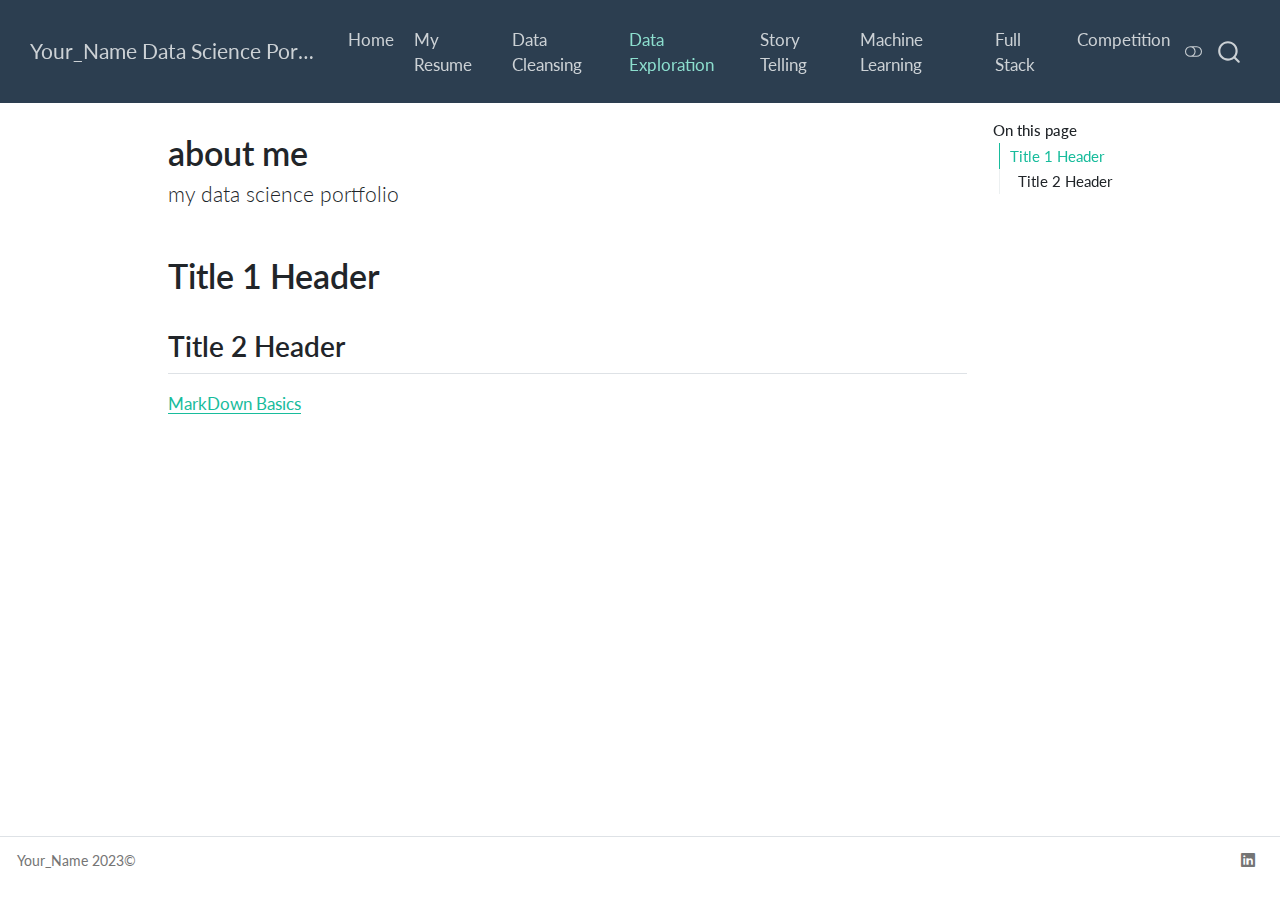
<file: exploration.html>
<!DOCTYPE html>
<html xmlns="http://www.w3.org/1999/xhtml" lang="en" xml:lang="en"><head>

<meta charset="utf-8">
<meta name="generator" content="quarto-1.4.552">

<meta name="viewport" content="width=device-width, initial-scale=1.0, user-scalable=yes">


<title>Your_Name Data Science Portfolio - about me</title>
<style>
code{white-space: pre-wrap;}
span.smallcaps{font-variant: small-caps;}
div.columns{display: flex; gap: min(4vw, 1.5em);}
div.column{flex: auto; overflow-x: auto;}
div.hanging-indent{margin-left: 1.5em; text-indent: -1.5em;}
ul.task-list{list-style: none;}
ul.task-list li input[type="checkbox"] {
  width: 0.8em;
  margin: 0 0.8em 0.2em -1em; /* quarto-specific, see https://github.com/quarto-dev/quarto-cli/issues/4556 */ 
  vertical-align: middle;
}
</style>


<script src="site_libs/quarto-nav/quarto-nav.js"></script>
<script src="site_libs/quarto-nav/headroom.min.js"></script>
<script src="site_libs/clipboard/clipboard.min.js"></script>
<script src="site_libs/quarto-search/autocomplete.umd.js"></script>
<script src="site_libs/quarto-search/fuse.min.js"></script>
<script src="site_libs/quarto-search/quarto-search.js"></script>
<meta name="quarto:offset" content="./">
<link href="./Images/favicon.png" rel="icon" type="image/png">
<script src="site_libs/quarto-html/quarto.js"></script>
<script src="site_libs/quarto-html/popper.min.js"></script>
<script src="site_libs/quarto-html/tippy.umd.min.js"></script>
<script src="site_libs/quarto-html/anchor.min.js"></script>
<link href="site_libs/quarto-html/tippy.css" rel="stylesheet">
<link href="site_libs/quarto-html/quarto-syntax-highlighting.css" rel="stylesheet" class="quarto-color-scheme" id="quarto-text-highlighting-styles">
<link href="site_libs/quarto-html/quarto-syntax-highlighting-dark.css" rel="prefetch" class="quarto-color-scheme quarto-color-alternate" id="quarto-text-highlighting-styles">
<script src="site_libs/bootstrap/bootstrap.min.js"></script>
<link href="site_libs/bootstrap/bootstrap-icons.css" rel="stylesheet">
<link href="site_libs/bootstrap/bootstrap.min.css" rel="stylesheet" class="quarto-color-scheme" id="quarto-bootstrap" data-mode="light">
<link href="site_libs/bootstrap/bootstrap-dark.min.css" rel="prefetch" class="quarto-color-scheme quarto-color-alternate" id="quarto-bootstrap" data-mode="dark">
<script id="quarto-search-options" type="application/json">{
  "location": "navbar",
  "copy-button": false,
  "collapse-after": 3,
  "panel-placement": "end",
  "type": "overlay",
  "limit": 50,
  "keyboard-shortcut": [
    "f",
    "/",
    "s"
  ],
  "show-item-context": false,
  "language": {
    "search-no-results-text": "No results",
    "search-matching-documents-text": "matching documents",
    "search-copy-link-title": "Copy link to search",
    "search-hide-matches-text": "Hide additional matches",
    "search-more-match-text": "more match in this document",
    "search-more-matches-text": "more matches in this document",
    "search-clear-button-title": "Clear",
    "search-text-placeholder": "",
    "search-detached-cancel-button-title": "Cancel",
    "search-submit-button-title": "Submit",
    "search-label": "Search"
  }
}</script>


<link rel="stylesheet" href="styles.css">
</head>

<body class="nav-fixed">

<div id="quarto-search-results"></div>
  <header id="quarto-header" class="headroom fixed-top">
    <nav class="navbar navbar-expand-lg " data-bs-theme="dark">
      <div class="navbar-container container-fluid">
      <div class="navbar-brand-container mx-auto">
    <a class="navbar-brand" href="./index.html">
    <span class="navbar-title">Your_Name Data Science Portfolio</span>
    </a>
  </div>
            <div id="quarto-search" class="" title="Search"></div>
          <button class="navbar-toggler" type="button" data-bs-toggle="collapse" data-bs-target="#navbarCollapse" aria-controls="navbarCollapse" aria-expanded="false" aria-label="Toggle navigation" onclick="if (window.quartoToggleHeadroom) { window.quartoToggleHeadroom(); }">
  <span class="navbar-toggler-icon"></span>
</button>
          <div class="collapse navbar-collapse" id="navbarCollapse">
            <ul class="navbar-nav navbar-nav-scroll ms-auto">
  <li class="nav-item">
    <a class="nav-link" href="./index.html"> 
<span class="menu-text">Home</span></a>
  </li>  
  <li class="nav-item">
    <a class="nav-link" href="./resume.html"> 
<span class="menu-text">My Resume</span></a>
  </li>  
  <li class="nav-item">
    <a class="nav-link" href="./cleansing.html"> 
<span class="menu-text">Data Cleansing</span></a>
  </li>  
  <li class="nav-item">
    <a class="nav-link active" href="./exploration.html" aria-current="page"> 
<span class="menu-text">Data Exploration</span></a>
  </li>  
  <li class="nav-item">
    <a class="nav-link" href="./story_telling.html"> 
<span class="menu-text">Story Telling</span></a>
  </li>  
  <li class="nav-item">
    <a class="nav-link" href="./ml.html"> 
<span class="menu-text">Machine Learning</span></a>
  </li>  
  <li class="nav-item">
    <a class="nav-link" href="./full_stack.html"> 
<span class="menu-text">Full Stack</span></a>
  </li>  
  <li class="nav-item">
    <a class="nav-link" href="./competition.html"> 
<span class="menu-text">Competition</span></a>
  </li>  
</ul>
          </div> <!-- /navcollapse -->
          <div class="quarto-navbar-tools">
  <a href="" class="quarto-color-scheme-toggle quarto-navigation-tool  px-1" onclick="window.quartoToggleColorScheme(); return false;" title="Toggle dark mode"><i class="bi"></i></a>
</div>
      </div> <!-- /container-fluid -->
    </nav>
</header>
<!-- content -->
<div id="quarto-content" class="quarto-container page-columns page-rows-contents page-layout-article page-navbar">
<!-- sidebar -->
<!-- margin-sidebar -->
    <div id="quarto-margin-sidebar" class="sidebar margin-sidebar">
        <nav id="TOC" role="doc-toc" class="toc-active">
    <h2 id="toc-title">On this page</h2>
   
  <ul>
  <li><a href="#title-1-header" id="toc-title-1-header" class="nav-link active" data-scroll-target="#title-1-header">Title 1 Header</a>
  <ul class="collapse">
  <li><a href="#title-2-header" id="toc-title-2-header" class="nav-link" data-scroll-target="#title-2-header">Title 2 Header</a></li>
  </ul></li>
  </ul>
</nav>
    </div>
<!-- main -->
<main class="content" id="quarto-document-content">

<header id="title-block-header" class="quarto-title-block default">
<div class="quarto-title">
<h1 class="title">about me</h1>
<p class="subtitle lead">my data science portfolio</p>
</div>



<div class="quarto-title-meta">

    
  
    
  </div>
  


</header>


<section id="title-1-header" class="level1">
<h1>Title 1 Header</h1>
<section id="title-2-header" class="level2">
<h2 class="anchored" data-anchor-id="title-2-header">Title 2 Header</h2>
<p><a href="https://quarto.org/docs/authoring/markdown-basics.html#links-images">MarkDown Basics</a></p>


</section>
</section>

<a onclick="window.scrollTo(0, 0); return false;" role="button" id="quarto-back-to-top"><i class="bi bi-arrow-up"></i> Back to top</a></main> <!-- /main -->
<script id="quarto-html-after-body" type="application/javascript">
window.document.addEventListener("DOMContentLoaded", function (event) {
  const toggleBodyColorMode = (bsSheetEl) => {
    const mode = bsSheetEl.getAttribute("data-mode");
    const bodyEl = window.document.querySelector("body");
    if (mode === "dark") {
      bodyEl.classList.add("quarto-dark");
      bodyEl.classList.remove("quarto-light");
    } else {
      bodyEl.classList.add("quarto-light");
      bodyEl.classList.remove("quarto-dark");
    }
  }
  const toggleBodyColorPrimary = () => {
    const bsSheetEl = window.document.querySelector("link#quarto-bootstrap");
    if (bsSheetEl) {
      toggleBodyColorMode(bsSheetEl);
    }
  }
  toggleBodyColorPrimary();  
  const disableStylesheet = (stylesheets) => {
    for (let i=0; i < stylesheets.length; i++) {
      const stylesheet = stylesheets[i];
      stylesheet.rel = 'prefetch';
    }
  }
  const enableStylesheet = (stylesheets) => {
    for (let i=0; i < stylesheets.length; i++) {
      const stylesheet = stylesheets[i];
      stylesheet.rel = 'stylesheet';
    }
  }
  const manageTransitions = (selector, allowTransitions) => {
    const els = window.document.querySelectorAll(selector);
    for (let i=0; i < els.length; i++) {
      const el = els[i];
      if (allowTransitions) {
        el.classList.remove('notransition');
      } else {
        el.classList.add('notransition');
      }
    }
  }
  const toggleGiscusIfUsed = (isAlternate, darkModeDefault) => {
    const baseTheme = document.querySelector('#giscus-base-theme')?.value ?? 'light';
    const alternateTheme = document.querySelector('#giscus-alt-theme')?.value ?? 'dark';
    let newTheme = '';
    if(darkModeDefault) {
      newTheme = isAlternate ? baseTheme : alternateTheme;
    } else {
      newTheme = isAlternate ? alternateTheme : baseTheme;
    }
    const changeGiscusTheme = () => {
      // From: https://github.com/giscus/giscus/issues/336
      const sendMessage = (message) => {
        const iframe = document.querySelector('iframe.giscus-frame');
        if (!iframe) return;
        iframe.contentWindow.postMessage({ giscus: message }, 'https://giscus.app');
      }
      sendMessage({
        setConfig: {
          theme: newTheme
        }
      });
    }
    const isGiscussLoaded = window.document.querySelector('iframe.giscus-frame') !== null;
    if (isGiscussLoaded) {
      changeGiscusTheme();
    }
  }
  const toggleColorMode = (alternate) => {
    // Switch the stylesheets
    const alternateStylesheets = window.document.querySelectorAll('link.quarto-color-scheme.quarto-color-alternate');
    manageTransitions('#quarto-margin-sidebar .nav-link', false);
    if (alternate) {
      enableStylesheet(alternateStylesheets);
      for (const sheetNode of alternateStylesheets) {
        if (sheetNode.id === "quarto-bootstrap") {
          toggleBodyColorMode(sheetNode);
        }
      }
    } else {
      disableStylesheet(alternateStylesheets);
      toggleBodyColorPrimary();
    }
    manageTransitions('#quarto-margin-sidebar .nav-link', true);
    // Switch the toggles
    const toggles = window.document.querySelectorAll('.quarto-color-scheme-toggle');
    for (let i=0; i < toggles.length; i++) {
      const toggle = toggles[i];
      if (toggle) {
        if (alternate) {
          toggle.classList.add("alternate");     
        } else {
          toggle.classList.remove("alternate");
        }
      }
    }
    // Hack to workaround the fact that safari doesn't
    // properly recolor the scrollbar when toggling (#1455)
    if (navigator.userAgent.indexOf('Safari') > 0 && navigator.userAgent.indexOf('Chrome') == -1) {
      manageTransitions("body", false);
      window.scrollTo(0, 1);
      setTimeout(() => {
        window.scrollTo(0, 0);
        manageTransitions("body", true);
      }, 40);  
    }
  }
  const isFileUrl = () => { 
    return window.location.protocol === 'file:';
  }
  const hasAlternateSentinel = () => {  
    let styleSentinel = getColorSchemeSentinel();
    if (styleSentinel !== null) {
      return styleSentinel === "alternate";
    } else {
      return false;
    }
  }
  const setStyleSentinel = (alternate) => {
    const value = alternate ? "alternate" : "default";
    if (!isFileUrl()) {
      window.localStorage.setItem("quarto-color-scheme", value);
    } else {
      localAlternateSentinel = value;
    }
  }
  const getColorSchemeSentinel = () => {
    if (!isFileUrl()) {
      const storageValue = window.localStorage.getItem("quarto-color-scheme");
      return storageValue != null ? storageValue : localAlternateSentinel;
    } else {
      return localAlternateSentinel;
    }
  }
  const darkModeDefault = false;
  let localAlternateSentinel = darkModeDefault ? 'alternate' : 'default';
  // Dark / light mode switch
  window.quartoToggleColorScheme = () => {
    // Read the current dark / light value 
    let toAlternate = !hasAlternateSentinel();
    toggleColorMode(toAlternate);
    setStyleSentinel(toAlternate);
    toggleGiscusIfUsed(toAlternate, darkModeDefault);
  };
  // Ensure there is a toggle, if there isn't float one in the top right
  if (window.document.querySelector('.quarto-color-scheme-toggle') === null) {
    const a = window.document.createElement('a');
    a.classList.add('top-right');
    a.classList.add('quarto-color-scheme-toggle');
    a.href = "";
    a.onclick = function() { try { window.quartoToggleColorScheme(); } catch {} return false; };
    const i = window.document.createElement("i");
    i.classList.add('bi');
    a.appendChild(i);
    window.document.body.appendChild(a);
  }
  // Switch to dark mode if need be
  if (hasAlternateSentinel()) {
    toggleColorMode(true);
  } else {
    toggleColorMode(false);
  }
  const icon = "";
  const anchorJS = new window.AnchorJS();
  anchorJS.options = {
    placement: 'right',
    icon: icon
  };
  anchorJS.add('.anchored');
  const isCodeAnnotation = (el) => {
    for (const clz of el.classList) {
      if (clz.startsWith('code-annotation-')) {                     
        return true;
      }
    }
    return false;
  }
  const clipboard = new window.ClipboardJS('.code-copy-button', {
    text: function(trigger) {
      const codeEl = trigger.previousElementSibling.cloneNode(true);
      for (const childEl of codeEl.children) {
        if (isCodeAnnotation(childEl)) {
          childEl.remove();
        }
      }
      return codeEl.innerText;
    }
  });
  clipboard.on('success', function(e) {
    // button target
    const button = e.trigger;
    // don't keep focus
    button.blur();
    // flash "checked"
    button.classList.add('code-copy-button-checked');
    var currentTitle = button.getAttribute("title");
    button.setAttribute("title", "Copied!");
    let tooltip;
    if (window.bootstrap) {
      button.setAttribute("data-bs-toggle", "tooltip");
      button.setAttribute("data-bs-placement", "left");
      button.setAttribute("data-bs-title", "Copied!");
      tooltip = new bootstrap.Tooltip(button, 
        { trigger: "manual", 
          customClass: "code-copy-button-tooltip",
          offset: [0, -8]});
      tooltip.show();    
    }
    setTimeout(function() {
      if (tooltip) {
        tooltip.hide();
        button.removeAttribute("data-bs-title");
        button.removeAttribute("data-bs-toggle");
        button.removeAttribute("data-bs-placement");
      }
      button.setAttribute("title", currentTitle);
      button.classList.remove('code-copy-button-checked');
    }, 1000);
    // clear code selection
    e.clearSelection();
  });
    var localhostRegex = new RegExp(/^(?:http|https):\/\/localhost\:?[0-9]*\//);
    var mailtoRegex = new RegExp(/^mailto:/);
      var filterRegex = new RegExp("https:\/\/wiredhayden\.github\.io\/Hayden-Wilcox1\/");
    var isInternal = (href) => {
        return filterRegex.test(href) || localhostRegex.test(href) || mailtoRegex.test(href);
    }
    // Inspect non-navigation links and adorn them if external
 	var links = window.document.querySelectorAll('a[href]:not(.nav-link):not(.navbar-brand):not(.toc-action):not(.sidebar-link):not(.sidebar-item-toggle):not(.pagination-link):not(.no-external):not([aria-hidden]):not(.dropdown-item):not(.quarto-navigation-tool)');
    for (var i=0; i<links.length; i++) {
      const link = links[i];
      if (!isInternal(link.href)) {
        // undo the damage that might have been done by quarto-nav.js in the case of
        // links that we want to consider external
        if (link.dataset.originalHref !== undefined) {
          link.href = link.dataset.originalHref;
        }
      }
    }
  function tippyHover(el, contentFn, onTriggerFn, onUntriggerFn) {
    const config = {
      allowHTML: true,
      maxWidth: 500,
      delay: 100,
      arrow: false,
      appendTo: function(el) {
          return el.parentElement;
      },
      interactive: true,
      interactiveBorder: 10,
      theme: 'quarto',
      placement: 'bottom-start',
    };
    if (contentFn) {
      config.content = contentFn;
    }
    if (onTriggerFn) {
      config.onTrigger = onTriggerFn;
    }
    if (onUntriggerFn) {
      config.onUntrigger = onUntriggerFn;
    }
    window.tippy(el, config); 
  }
  const noterefs = window.document.querySelectorAll('a[role="doc-noteref"]');
  for (var i=0; i<noterefs.length; i++) {
    const ref = noterefs[i];
    tippyHover(ref, function() {
      // use id or data attribute instead here
      let href = ref.getAttribute('data-footnote-href') || ref.getAttribute('href');
      try { href = new URL(href).hash; } catch {}
      const id = href.replace(/^#\/?/, "");
      const note = window.document.getElementById(id);
      if (note) {
        return note.innerHTML;
      } else {
        return "";
      }
    });
  }
  const xrefs = window.document.querySelectorAll('a.quarto-xref');
  const processXRef = (id, note) => {
    // Strip column container classes
    const stripColumnClz = (el) => {
      el.classList.remove("page-full", "page-columns");
      if (el.children) {
        for (const child of el.children) {
          stripColumnClz(child);
        }
      }
    }
    stripColumnClz(note)
    if (id === null || id.startsWith('sec-')) {
      // Special case sections, only their first couple elements
      const container = document.createElement("div");
      if (note.children && note.children.length > 2) {
        container.appendChild(note.children[0].cloneNode(true));
        for (let i = 1; i < note.children.length; i++) {
          const child = note.children[i];
          if (child.tagName === "P" && child.innerText === "") {
            continue;
          } else {
            container.appendChild(child.cloneNode(true));
            break;
          }
        }
        if (window.Quarto?.typesetMath) {
          window.Quarto.typesetMath(container);
        }
        return container.innerHTML
      } else {
        if (window.Quarto?.typesetMath) {
          window.Quarto.typesetMath(note);
        }
        return note.innerHTML;
      }
    } else {
      // Remove any anchor links if they are present
      const anchorLink = note.querySelector('a.anchorjs-link');
      if (anchorLink) {
        anchorLink.remove();
      }
      if (window.Quarto?.typesetMath) {
        window.Quarto.typesetMath(note);
      }
      // TODO in 1.5, we should make sure this works without a callout special case
      if (note.classList.contains("callout")) {
        return note.outerHTML;
      } else {
        return note.innerHTML;
      }
    }
  }
  for (var i=0; i<xrefs.length; i++) {
    const xref = xrefs[i];
    tippyHover(xref, undefined, function(instance) {
      instance.disable();
      let url = xref.getAttribute('href');
      let hash = undefined; 
      if (url.startsWith('#')) {
        hash = url;
      } else {
        try { hash = new URL(url).hash; } catch {}
      }
      if (hash) {
        const id = hash.replace(/^#\/?/, "");
        const note = window.document.getElementById(id);
        if (note !== null) {
          try {
            const html = processXRef(id, note.cloneNode(true));
            instance.setContent(html);
          } finally {
            instance.enable();
            instance.show();
          }
        } else {
          // See if we can fetch this
          fetch(url.split('#')[0])
          .then(res => res.text())
          .then(html => {
            const parser = new DOMParser();
            const htmlDoc = parser.parseFromString(html, "text/html");
            const note = htmlDoc.getElementById(id);
            if (note !== null) {
              const html = processXRef(id, note);
              instance.setContent(html);
            } 
          }).finally(() => {
            instance.enable();
            instance.show();
          });
        }
      } else {
        // See if we can fetch a full url (with no hash to target)
        // This is a special case and we should probably do some content thinning / targeting
        fetch(url)
        .then(res => res.text())
        .then(html => {
          const parser = new DOMParser();
          const htmlDoc = parser.parseFromString(html, "text/html");
          const note = htmlDoc.querySelector('main.content');
          if (note !== null) {
            // This should only happen for chapter cross references
            // (since there is no id in the URL)
            // remove the first header
            if (note.children.length > 0 && note.children[0].tagName === "HEADER") {
              note.children[0].remove();
            }
            const html = processXRef(null, note);
            instance.setContent(html);
          } 
        }).finally(() => {
          instance.enable();
          instance.show();
        });
      }
    }, function(instance) {
    });
  }
      let selectedAnnoteEl;
      const selectorForAnnotation = ( cell, annotation) => {
        let cellAttr = 'data-code-cell="' + cell + '"';
        let lineAttr = 'data-code-annotation="' +  annotation + '"';
        const selector = 'span[' + cellAttr + '][' + lineAttr + ']';
        return selector;
      }
      const selectCodeLines = (annoteEl) => {
        const doc = window.document;
        const targetCell = annoteEl.getAttribute("data-target-cell");
        const targetAnnotation = annoteEl.getAttribute("data-target-annotation");
        const annoteSpan = window.document.querySelector(selectorForAnnotation(targetCell, targetAnnotation));
        const lines = annoteSpan.getAttribute("data-code-lines").split(",");
        const lineIds = lines.map((line) => {
          return targetCell + "-" + line;
        })
        let top = null;
        let height = null;
        let parent = null;
        if (lineIds.length > 0) {
            //compute the position of the single el (top and bottom and make a div)
            const el = window.document.getElementById(lineIds[0]);
            top = el.offsetTop;
            height = el.offsetHeight;
            parent = el.parentElement.parentElement;
          if (lineIds.length > 1) {
            const lastEl = window.document.getElementById(lineIds[lineIds.length - 1]);
            const bottom = lastEl.offsetTop + lastEl.offsetHeight;
            height = bottom - top;
          }
          if (top !== null && height !== null && parent !== null) {
            // cook up a div (if necessary) and position it 
            let div = window.document.getElementById("code-annotation-line-highlight");
            if (div === null) {
              div = window.document.createElement("div");
              div.setAttribute("id", "code-annotation-line-highlight");
              div.style.position = 'absolute';
              parent.appendChild(div);
            }
            div.style.top = top - 2 + "px";
            div.style.height = height + 4 + "px";
            div.style.left = 0;
            let gutterDiv = window.document.getElementById("code-annotation-line-highlight-gutter");
            if (gutterDiv === null) {
              gutterDiv = window.document.createElement("div");
              gutterDiv.setAttribute("id", "code-annotation-line-highlight-gutter");
              gutterDiv.style.position = 'absolute';
              const codeCell = window.document.getElementById(targetCell);
              const gutter = codeCell.querySelector('.code-annotation-gutter');
              gutter.appendChild(gutterDiv);
            }
            gutterDiv.style.top = top - 2 + "px";
            gutterDiv.style.height = height + 4 + "px";
          }
          selectedAnnoteEl = annoteEl;
        }
      };
      const unselectCodeLines = () => {
        const elementsIds = ["code-annotation-line-highlight", "code-annotation-line-highlight-gutter"];
        elementsIds.forEach((elId) => {
          const div = window.document.getElementById(elId);
          if (div) {
            div.remove();
          }
        });
        selectedAnnoteEl = undefined;
      };
        // Handle positioning of the toggle
    window.addEventListener(
      "resize",
      throttle(() => {
        elRect = undefined;
        if (selectedAnnoteEl) {
          selectCodeLines(selectedAnnoteEl);
        }
      }, 10)
    );
    function throttle(fn, ms) {
    let throttle = false;
    let timer;
      return (...args) => {
        if(!throttle) { // first call gets through
            fn.apply(this, args);
            throttle = true;
        } else { // all the others get throttled
            if(timer) clearTimeout(timer); // cancel #2
            timer = setTimeout(() => {
              fn.apply(this, args);
              timer = throttle = false;
            }, ms);
        }
      };
    }
      // Attach click handler to the DT
      const annoteDls = window.document.querySelectorAll('dt[data-target-cell]');
      for (const annoteDlNode of annoteDls) {
        annoteDlNode.addEventListener('click', (event) => {
          const clickedEl = event.target;
          if (clickedEl !== selectedAnnoteEl) {
            unselectCodeLines();
            const activeEl = window.document.querySelector('dt[data-target-cell].code-annotation-active');
            if (activeEl) {
              activeEl.classList.remove('code-annotation-active');
            }
            selectCodeLines(clickedEl);
            clickedEl.classList.add('code-annotation-active');
          } else {
            // Unselect the line
            unselectCodeLines();
            clickedEl.classList.remove('code-annotation-active');
          }
        });
      }
  const findCites = (el) => {
    const parentEl = el.parentElement;
    if (parentEl) {
      const cites = parentEl.dataset.cites;
      if (cites) {
        return {
          el,
          cites: cites.split(' ')
        };
      } else {
        return findCites(el.parentElement)
      }
    } else {
      return undefined;
    }
  };
  var bibliorefs = window.document.querySelectorAll('a[role="doc-biblioref"]');
  for (var i=0; i<bibliorefs.length; i++) {
    const ref = bibliorefs[i];
    const citeInfo = findCites(ref);
    if (citeInfo) {
      tippyHover(citeInfo.el, function() {
        var popup = window.document.createElement('div');
        citeInfo.cites.forEach(function(cite) {
          var citeDiv = window.document.createElement('div');
          citeDiv.classList.add('hanging-indent');
          citeDiv.classList.add('csl-entry');
          var biblioDiv = window.document.getElementById('ref-' + cite);
          if (biblioDiv) {
            citeDiv.innerHTML = biblioDiv.innerHTML;
          }
          popup.appendChild(citeDiv);
        });
        return popup.innerHTML;
      });
    }
  }
});
</script>
</div> <!-- /content -->
<footer class="footer">
  <div class="nav-footer">
    <div class="nav-footer-left">
<p>Your_Name 2023©</p>
</div>   
    <div class="nav-footer-center">
      &nbsp;
    </div>
    <div class="nav-footer-right">
      <ul class="footer-items list-unstyled">
    <li class="nav-item compact">
    <a class="nav-link" href="./Your_LinkedIn_URL">
      <i class="bi bi-linkedin" role="img">
</i> 
    </a>
  </li>  
</ul>
    </div>
  </div>
</footer>




</body></html>
</file>
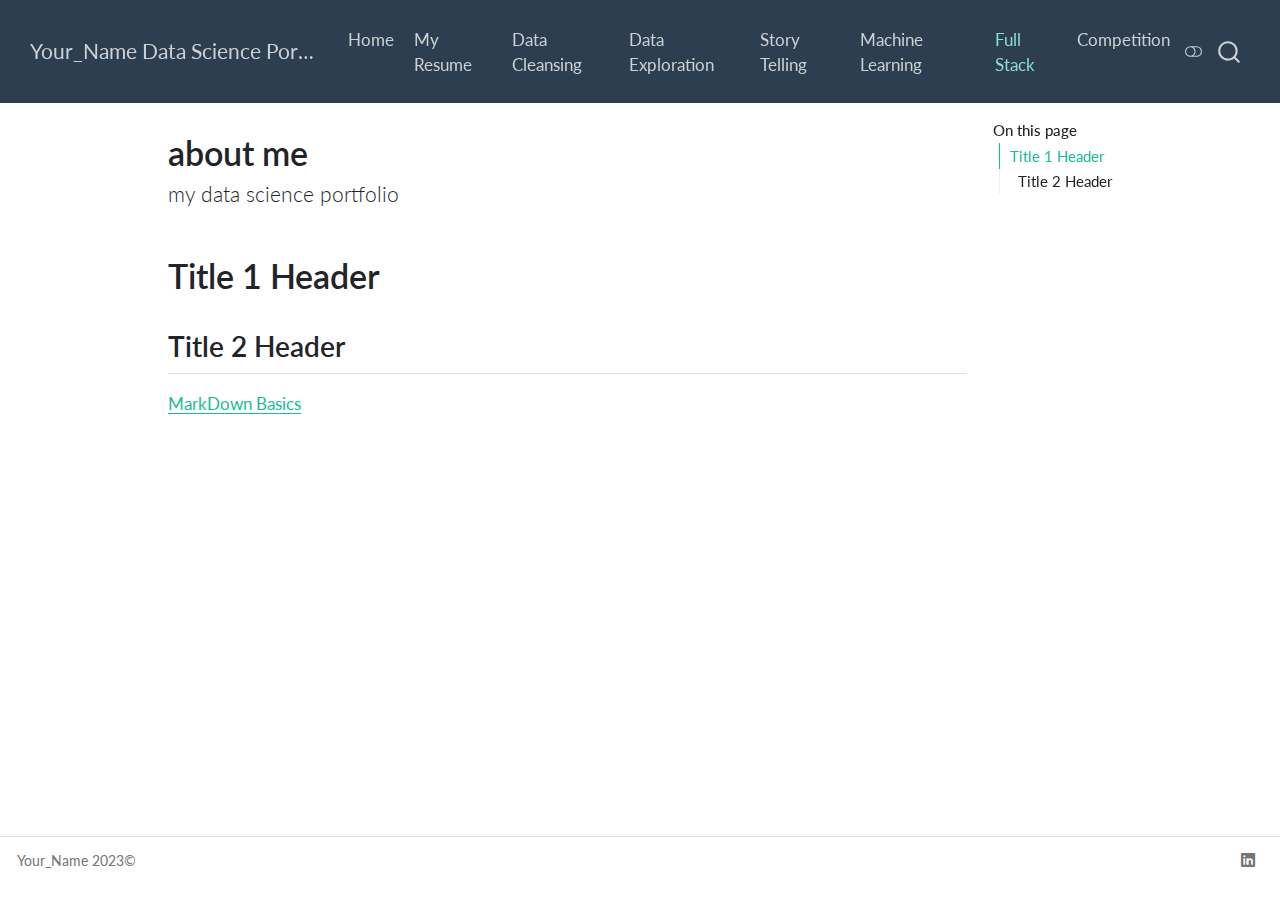
<file: full_stack.html>
<!DOCTYPE html>
<html xmlns="http://www.w3.org/1999/xhtml" lang="en" xml:lang="en"><head>

<meta charset="utf-8">
<meta name="generator" content="quarto-1.4.552">

<meta name="viewport" content="width=device-width, initial-scale=1.0, user-scalable=yes">


<title>Your_Name Data Science Portfolio - about me</title>
<style>
code{white-space: pre-wrap;}
span.smallcaps{font-variant: small-caps;}
div.columns{display: flex; gap: min(4vw, 1.5em);}
div.column{flex: auto; overflow-x: auto;}
div.hanging-indent{margin-left: 1.5em; text-indent: -1.5em;}
ul.task-list{list-style: none;}
ul.task-list li input[type="checkbox"] {
  width: 0.8em;
  margin: 0 0.8em 0.2em -1em; /* quarto-specific, see https://github.com/quarto-dev/quarto-cli/issues/4556 */ 
  vertical-align: middle;
}
</style>


<script src="site_libs/quarto-nav/quarto-nav.js"></script>
<script src="site_libs/quarto-nav/headroom.min.js"></script>
<script src="site_libs/clipboard/clipboard.min.js"></script>
<script src="site_libs/quarto-search/autocomplete.umd.js"></script>
<script src="site_libs/quarto-search/fuse.min.js"></script>
<script src="site_libs/quarto-search/quarto-search.js"></script>
<meta name="quarto:offset" content="./">
<link href="./Images/favicon.png" rel="icon" type="image/png">
<script src="site_libs/quarto-html/quarto.js"></script>
<script src="site_libs/quarto-html/popper.min.js"></script>
<script src="site_libs/quarto-html/tippy.umd.min.js"></script>
<script src="site_libs/quarto-html/anchor.min.js"></script>
<link href="site_libs/quarto-html/tippy.css" rel="stylesheet">
<link href="site_libs/quarto-html/quarto-syntax-highlighting.css" rel="stylesheet" class="quarto-color-scheme" id="quarto-text-highlighting-styles">
<link href="site_libs/quarto-html/quarto-syntax-highlighting-dark.css" rel="prefetch" class="quarto-color-scheme quarto-color-alternate" id="quarto-text-highlighting-styles">
<script src="site_libs/bootstrap/bootstrap.min.js"></script>
<link href="site_libs/bootstrap/bootstrap-icons.css" rel="stylesheet">
<link href="site_libs/bootstrap/bootstrap.min.css" rel="stylesheet" class="quarto-color-scheme" id="quarto-bootstrap" data-mode="light">
<link href="site_libs/bootstrap/bootstrap-dark.min.css" rel="prefetch" class="quarto-color-scheme quarto-color-alternate" id="quarto-bootstrap" data-mode="dark">
<script id="quarto-search-options" type="application/json">{
  "location": "navbar",
  "copy-button": false,
  "collapse-after": 3,
  "panel-placement": "end",
  "type": "overlay",
  "limit": 50,
  "keyboard-shortcut": [
    "f",
    "/",
    "s"
  ],
  "show-item-context": false,
  "language": {
    "search-no-results-text": "No results",
    "search-matching-documents-text": "matching documents",
    "search-copy-link-title": "Copy link to search",
    "search-hide-matches-text": "Hide additional matches",
    "search-more-match-text": "more match in this document",
    "search-more-matches-text": "more matches in this document",
    "search-clear-button-title": "Clear",
    "search-text-placeholder": "",
    "search-detached-cancel-button-title": "Cancel",
    "search-submit-button-title": "Submit",
    "search-label": "Search"
  }
}</script>


<link rel="stylesheet" href="styles.css">
</head>

<body class="nav-fixed">

<div id="quarto-search-results"></div>
  <header id="quarto-header" class="headroom fixed-top">
    <nav class="navbar navbar-expand-lg " data-bs-theme="dark">
      <div class="navbar-container container-fluid">
      <div class="navbar-brand-container mx-auto">
    <a class="navbar-brand" href="./index.html">
    <span class="navbar-title">Your_Name Data Science Portfolio</span>
    </a>
  </div>
            <div id="quarto-search" class="" title="Search"></div>
          <button class="navbar-toggler" type="button" data-bs-toggle="collapse" data-bs-target="#navbarCollapse" aria-controls="navbarCollapse" aria-expanded="false" aria-label="Toggle navigation" onclick="if (window.quartoToggleHeadroom) { window.quartoToggleHeadroom(); }">
  <span class="navbar-toggler-icon"></span>
</button>
          <div class="collapse navbar-collapse" id="navbarCollapse">
            <ul class="navbar-nav navbar-nav-scroll ms-auto">
  <li class="nav-item">
    <a class="nav-link" href="./index.html"> 
<span class="menu-text">Home</span></a>
  </li>  
  <li class="nav-item">
    <a class="nav-link" href="./resume.html"> 
<span class="menu-text">My Resume</span></a>
  </li>  
  <li class="nav-item">
    <a class="nav-link" href="./cleansing.html"> 
<span class="menu-text">Data Cleansing</span></a>
  </li>  
  <li class="nav-item">
    <a class="nav-link" href="./exploration.html"> 
<span class="menu-text">Data Exploration</span></a>
  </li>  
  <li class="nav-item">
    <a class="nav-link" href="./story_telling.html"> 
<span class="menu-text">Story Telling</span></a>
  </li>  
  <li class="nav-item">
    <a class="nav-link" href="./ml.html"> 
<span class="menu-text">Machine Learning</span></a>
  </li>  
  <li class="nav-item">
    <a class="nav-link active" href="./full_stack.html" aria-current="page"> 
<span class="menu-text">Full Stack</span></a>
  </li>  
  <li class="nav-item">
    <a class="nav-link" href="./competition.html"> 
<span class="menu-text">Competition</span></a>
  </li>  
</ul>
          </div> <!-- /navcollapse -->
          <div class="quarto-navbar-tools">
  <a href="" class="quarto-color-scheme-toggle quarto-navigation-tool  px-1" onclick="window.quartoToggleColorScheme(); return false;" title="Toggle dark mode"><i class="bi"></i></a>
</div>
      </div> <!-- /container-fluid -->
    </nav>
</header>
<!-- content -->
<div id="quarto-content" class="quarto-container page-columns page-rows-contents page-layout-article page-navbar">
<!-- sidebar -->
<!-- margin-sidebar -->
    <div id="quarto-margin-sidebar" class="sidebar margin-sidebar">
        <nav id="TOC" role="doc-toc" class="toc-active">
    <h2 id="toc-title">On this page</h2>
   
  <ul>
  <li><a href="#title-1-header" id="toc-title-1-header" class="nav-link active" data-scroll-target="#title-1-header">Title 1 Header</a>
  <ul class="collapse">
  <li><a href="#title-2-header" id="toc-title-2-header" class="nav-link" data-scroll-target="#title-2-header">Title 2 Header</a></li>
  </ul></li>
  </ul>
</nav>
    </div>
<!-- main -->
<main class="content" id="quarto-document-content">

<header id="title-block-header" class="quarto-title-block default">
<div class="quarto-title">
<h1 class="title">about me</h1>
<p class="subtitle lead">my data science portfolio</p>
</div>



<div class="quarto-title-meta">

    
  
    
  </div>
  


</header>


<section id="title-1-header" class="level1">
<h1>Title 1 Header</h1>
<section id="title-2-header" class="level2">
<h2 class="anchored" data-anchor-id="title-2-header">Title 2 Header</h2>
<p><a href="https://quarto.org/docs/authoring/markdown-basics.html#links-images">MarkDown Basics</a></p>


</section>
</section>

<a onclick="window.scrollTo(0, 0); return false;" role="button" id="quarto-back-to-top"><i class="bi bi-arrow-up"></i> Back to top</a></main> <!-- /main -->
<script id="quarto-html-after-body" type="application/javascript">
window.document.addEventListener("DOMContentLoaded", function (event) {
  const toggleBodyColorMode = (bsSheetEl) => {
    const mode = bsSheetEl.getAttribute("data-mode");
    const bodyEl = window.document.querySelector("body");
    if (mode === "dark") {
      bodyEl.classList.add("quarto-dark");
      bodyEl.classList.remove("quarto-light");
    } else {
      bodyEl.classList.add("quarto-light");
      bodyEl.classList.remove("quarto-dark");
    }
  }
  const toggleBodyColorPrimary = () => {
    const bsSheetEl = window.document.querySelector("link#quarto-bootstrap");
    if (bsSheetEl) {
      toggleBodyColorMode(bsSheetEl);
    }
  }
  toggleBodyColorPrimary();  
  const disableStylesheet = (stylesheets) => {
    for (let i=0; i < stylesheets.length; i++) {
      const stylesheet = stylesheets[i];
      stylesheet.rel = 'prefetch';
    }
  }
  const enableStylesheet = (stylesheets) => {
    for (let i=0; i < stylesheets.length; i++) {
      const stylesheet = stylesheets[i];
      stylesheet.rel = 'stylesheet';
    }
  }
  const manageTransitions = (selector, allowTransitions) => {
    const els = window.document.querySelectorAll(selector);
    for (let i=0; i < els.length; i++) {
      const el = els[i];
      if (allowTransitions) {
        el.classList.remove('notransition');
      } else {
        el.classList.add('notransition');
      }
    }
  }
  const toggleGiscusIfUsed = (isAlternate, darkModeDefault) => {
    const baseTheme = document.querySelector('#giscus-base-theme')?.value ?? 'light';
    const alternateTheme = document.querySelector('#giscus-alt-theme')?.value ?? 'dark';
    let newTheme = '';
    if(darkModeDefault) {
      newTheme = isAlternate ? baseTheme : alternateTheme;
    } else {
      newTheme = isAlternate ? alternateTheme : baseTheme;
    }
    const changeGiscusTheme = () => {
      // From: https://github.com/giscus/giscus/issues/336
      const sendMessage = (message) => {
        const iframe = document.querySelector('iframe.giscus-frame');
        if (!iframe) return;
        iframe.contentWindow.postMessage({ giscus: message }, 'https://giscus.app');
      }
      sendMessage({
        setConfig: {
          theme: newTheme
        }
      });
    }
    const isGiscussLoaded = window.document.querySelector('iframe.giscus-frame') !== null;
    if (isGiscussLoaded) {
      changeGiscusTheme();
    }
  }
  const toggleColorMode = (alternate) => {
    // Switch the stylesheets
    const alternateStylesheets = window.document.querySelectorAll('link.quarto-color-scheme.quarto-color-alternate');
    manageTransitions('#quarto-margin-sidebar .nav-link', false);
    if (alternate) {
      enableStylesheet(alternateStylesheets);
      for (const sheetNode of alternateStylesheets) {
        if (sheetNode.id === "quarto-bootstrap") {
          toggleBodyColorMode(sheetNode);
        }
      }
    } else {
      disableStylesheet(alternateStylesheets);
      toggleBodyColorPrimary();
    }
    manageTransitions('#quarto-margin-sidebar .nav-link', true);
    // Switch the toggles
    const toggles = window.document.querySelectorAll('.quarto-color-scheme-toggle');
    for (let i=0; i < toggles.length; i++) {
      const toggle = toggles[i];
      if (toggle) {
        if (alternate) {
          toggle.classList.add("alternate");     
        } else {
          toggle.classList.remove("alternate");
        }
      }
    }
    // Hack to workaround the fact that safari doesn't
    // properly recolor the scrollbar when toggling (#1455)
    if (navigator.userAgent.indexOf('Safari') > 0 && navigator.userAgent.indexOf('Chrome') == -1) {
      manageTransitions("body", false);
      window.scrollTo(0, 1);
      setTimeout(() => {
        window.scrollTo(0, 0);
        manageTransitions("body", true);
      }, 40);  
    }
  }
  const isFileUrl = () => { 
    return window.location.protocol === 'file:';
  }
  const hasAlternateSentinel = () => {  
    let styleSentinel = getColorSchemeSentinel();
    if (styleSentinel !== null) {
      return styleSentinel === "alternate";
    } else {
      return false;
    }
  }
  const setStyleSentinel = (alternate) => {
    const value = alternate ? "alternate" : "default";
    if (!isFileUrl()) {
      window.localStorage.setItem("quarto-color-scheme", value);
    } else {
      localAlternateSentinel = value;
    }
  }
  const getColorSchemeSentinel = () => {
    if (!isFileUrl()) {
      const storageValue = window.localStorage.getItem("quarto-color-scheme");
      return storageValue != null ? storageValue : localAlternateSentinel;
    } else {
      return localAlternateSentinel;
    }
  }
  const darkModeDefault = false;
  let localAlternateSentinel = darkModeDefault ? 'alternate' : 'default';
  // Dark / light mode switch
  window.quartoToggleColorScheme = () => {
    // Read the current dark / light value 
    let toAlternate = !hasAlternateSentinel();
    toggleColorMode(toAlternate);
    setStyleSentinel(toAlternate);
    toggleGiscusIfUsed(toAlternate, darkModeDefault);
  };
  // Ensure there is a toggle, if there isn't float one in the top right
  if (window.document.querySelector('.quarto-color-scheme-toggle') === null) {
    const a = window.document.createElement('a');
    a.classList.add('top-right');
    a.classList.add('quarto-color-scheme-toggle');
    a.href = "";
    a.onclick = function() { try { window.quartoToggleColorScheme(); } catch {} return false; };
    const i = window.document.createElement("i");
    i.classList.add('bi');
    a.appendChild(i);
    window.document.body.appendChild(a);
  }
  // Switch to dark mode if need be
  if (hasAlternateSentinel()) {
    toggleColorMode(true);
  } else {
    toggleColorMode(false);
  }
  const icon = "";
  const anchorJS = new window.AnchorJS();
  anchorJS.options = {
    placement: 'right',
    icon: icon
  };
  anchorJS.add('.anchored');
  const isCodeAnnotation = (el) => {
    for (const clz of el.classList) {
      if (clz.startsWith('code-annotation-')) {                     
        return true;
      }
    }
    return false;
  }
  const clipboard = new window.ClipboardJS('.code-copy-button', {
    text: function(trigger) {
      const codeEl = trigger.previousElementSibling.cloneNode(true);
      for (const childEl of codeEl.children) {
        if (isCodeAnnotation(childEl)) {
          childEl.remove();
        }
      }
      return codeEl.innerText;
    }
  });
  clipboard.on('success', function(e) {
    // button target
    const button = e.trigger;
    // don't keep focus
    button.blur();
    // flash "checked"
    button.classList.add('code-copy-button-checked');
    var currentTitle = button.getAttribute("title");
    button.setAttribute("title", "Copied!");
    let tooltip;
    if (window.bootstrap) {
      button.setAttribute("data-bs-toggle", "tooltip");
      button.setAttribute("data-bs-placement", "left");
      button.setAttribute("data-bs-title", "Copied!");
      tooltip = new bootstrap.Tooltip(button, 
        { trigger: "manual", 
          customClass: "code-copy-button-tooltip",
          offset: [0, -8]});
      tooltip.show();    
    }
    setTimeout(function() {
      if (tooltip) {
        tooltip.hide();
        button.removeAttribute("data-bs-title");
        button.removeAttribute("data-bs-toggle");
        button.removeAttribute("data-bs-placement");
      }
      button.setAttribute("title", currentTitle);
      button.classList.remove('code-copy-button-checked');
    }, 1000);
    // clear code selection
    e.clearSelection();
  });
    var localhostRegex = new RegExp(/^(?:http|https):\/\/localhost\:?[0-9]*\//);
    var mailtoRegex = new RegExp(/^mailto:/);
      var filterRegex = new RegExp("https:\/\/wiredhayden\.github\.io\/Hayden-Wilcox1\/");
    var isInternal = (href) => {
        return filterRegex.test(href) || localhostRegex.test(href) || mailtoRegex.test(href);
    }
    // Inspect non-navigation links and adorn them if external
 	var links = window.document.querySelectorAll('a[href]:not(.nav-link):not(.navbar-brand):not(.toc-action):not(.sidebar-link):not(.sidebar-item-toggle):not(.pagination-link):not(.no-external):not([aria-hidden]):not(.dropdown-item):not(.quarto-navigation-tool)');
    for (var i=0; i<links.length; i++) {
      const link = links[i];
      if (!isInternal(link.href)) {
        // undo the damage that might have been done by quarto-nav.js in the case of
        // links that we want to consider external
        if (link.dataset.originalHref !== undefined) {
          link.href = link.dataset.originalHref;
        }
      }
    }
  function tippyHover(el, contentFn, onTriggerFn, onUntriggerFn) {
    const config = {
      allowHTML: true,
      maxWidth: 500,
      delay: 100,
      arrow: false,
      appendTo: function(el) {
          return el.parentElement;
      },
      interactive: true,
      interactiveBorder: 10,
      theme: 'quarto',
      placement: 'bottom-start',
    };
    if (contentFn) {
      config.content = contentFn;
    }
    if (onTriggerFn) {
      config.onTrigger = onTriggerFn;
    }
    if (onUntriggerFn) {
      config.onUntrigger = onUntriggerFn;
    }
    window.tippy(el, config); 
  }
  const noterefs = window.document.querySelectorAll('a[role="doc-noteref"]');
  for (var i=0; i<noterefs.length; i++) {
    const ref = noterefs[i];
    tippyHover(ref, function() {
      // use id or data attribute instead here
      let href = ref.getAttribute('data-footnote-href') || ref.getAttribute('href');
      try { href = new URL(href).hash; } catch {}
      const id = href.replace(/^#\/?/, "");
      const note = window.document.getElementById(id);
      if (note) {
        return note.innerHTML;
      } else {
        return "";
      }
    });
  }
  const xrefs = window.document.querySelectorAll('a.quarto-xref');
  const processXRef = (id, note) => {
    // Strip column container classes
    const stripColumnClz = (el) => {
      el.classList.remove("page-full", "page-columns");
      if (el.children) {
        for (const child of el.children) {
          stripColumnClz(child);
        }
      }
    }
    stripColumnClz(note)
    if (id === null || id.startsWith('sec-')) {
      // Special case sections, only their first couple elements
      const container = document.createElement("div");
      if (note.children && note.children.length > 2) {
        container.appendChild(note.children[0].cloneNode(true));
        for (let i = 1; i < note.children.length; i++) {
          const child = note.children[i];
          if (child.tagName === "P" && child.innerText === "") {
            continue;
          } else {
            container.appendChild(child.cloneNode(true));
            break;
          }
        }
        if (window.Quarto?.typesetMath) {
          window.Quarto.typesetMath(container);
        }
        return container.innerHTML
      } else {
        if (window.Quarto?.typesetMath) {
          window.Quarto.typesetMath(note);
        }
        return note.innerHTML;
      }
    } else {
      // Remove any anchor links if they are present
      const anchorLink = note.querySelector('a.anchorjs-link');
      if (anchorLink) {
        anchorLink.remove();
      }
      if (window.Quarto?.typesetMath) {
        window.Quarto.typesetMath(note);
      }
      // TODO in 1.5, we should make sure this works without a callout special case
      if (note.classList.contains("callout")) {
        return note.outerHTML;
      } else {
        return note.innerHTML;
      }
    }
  }
  for (var i=0; i<xrefs.length; i++) {
    const xref = xrefs[i];
    tippyHover(xref, undefined, function(instance) {
      instance.disable();
      let url = xref.getAttribute('href');
      let hash = undefined; 
      if (url.startsWith('#')) {
        hash = url;
      } else {
        try { hash = new URL(url).hash; } catch {}
      }
      if (hash) {
        const id = hash.replace(/^#\/?/, "");
        const note = window.document.getElementById(id);
        if (note !== null) {
          try {
            const html = processXRef(id, note.cloneNode(true));
            instance.setContent(html);
          } finally {
            instance.enable();
            instance.show();
          }
        } else {
          // See if we can fetch this
          fetch(url.split('#')[0])
          .then(res => res.text())
          .then(html => {
            const parser = new DOMParser();
            const htmlDoc = parser.parseFromString(html, "text/html");
            const note = htmlDoc.getElementById(id);
            if (note !== null) {
              const html = processXRef(id, note);
              instance.setContent(html);
            } 
          }).finally(() => {
            instance.enable();
            instance.show();
          });
        }
      } else {
        // See if we can fetch a full url (with no hash to target)
        // This is a special case and we should probably do some content thinning / targeting
        fetch(url)
        .then(res => res.text())
        .then(html => {
          const parser = new DOMParser();
          const htmlDoc = parser.parseFromString(html, "text/html");
          const note = htmlDoc.querySelector('main.content');
          if (note !== null) {
            // This should only happen for chapter cross references
            // (since there is no id in the URL)
            // remove the first header
            if (note.children.length > 0 && note.children[0].tagName === "HEADER") {
              note.children[0].remove();
            }
            const html = processXRef(null, note);
            instance.setContent(html);
          } 
        }).finally(() => {
          instance.enable();
          instance.show();
        });
      }
    }, function(instance) {
    });
  }
      let selectedAnnoteEl;
      const selectorForAnnotation = ( cell, annotation) => {
        let cellAttr = 'data-code-cell="' + cell + '"';
        let lineAttr = 'data-code-annotation="' +  annotation + '"';
        const selector = 'span[' + cellAttr + '][' + lineAttr + ']';
        return selector;
      }
      const selectCodeLines = (annoteEl) => {
        const doc = window.document;
        const targetCell = annoteEl.getAttribute("data-target-cell");
        const targetAnnotation = annoteEl.getAttribute("data-target-annotation");
        const annoteSpan = window.document.querySelector(selectorForAnnotation(targetCell, targetAnnotation));
        const lines = annoteSpan.getAttribute("data-code-lines").split(",");
        const lineIds = lines.map((line) => {
          return targetCell + "-" + line;
        })
        let top = null;
        let height = null;
        let parent = null;
        if (lineIds.length > 0) {
            //compute the position of the single el (top and bottom and make a div)
            const el = window.document.getElementById(lineIds[0]);
            top = el.offsetTop;
            height = el.offsetHeight;
            parent = el.parentElement.parentElement;
          if (lineIds.length > 1) {
            const lastEl = window.document.getElementById(lineIds[lineIds.length - 1]);
            const bottom = lastEl.offsetTop + lastEl.offsetHeight;
            height = bottom - top;
          }
          if (top !== null && height !== null && parent !== null) {
            // cook up a div (if necessary) and position it 
            let div = window.document.getElementById("code-annotation-line-highlight");
            if (div === null) {
              div = window.document.createElement("div");
              div.setAttribute("id", "code-annotation-line-highlight");
              div.style.position = 'absolute';
              parent.appendChild(div);
            }
            div.style.top = top - 2 + "px";
            div.style.height = height + 4 + "px";
            div.style.left = 0;
            let gutterDiv = window.document.getElementById("code-annotation-line-highlight-gutter");
            if (gutterDiv === null) {
              gutterDiv = window.document.createElement("div");
              gutterDiv.setAttribute("id", "code-annotation-line-highlight-gutter");
              gutterDiv.style.position = 'absolute';
              const codeCell = window.document.getElementById(targetCell);
              const gutter = codeCell.querySelector('.code-annotation-gutter');
              gutter.appendChild(gutterDiv);
            }
            gutterDiv.style.top = top - 2 + "px";
            gutterDiv.style.height = height + 4 + "px";
          }
          selectedAnnoteEl = annoteEl;
        }
      };
      const unselectCodeLines = () => {
        const elementsIds = ["code-annotation-line-highlight", "code-annotation-line-highlight-gutter"];
        elementsIds.forEach((elId) => {
          const div = window.document.getElementById(elId);
          if (div) {
            div.remove();
          }
        });
        selectedAnnoteEl = undefined;
      };
        // Handle positioning of the toggle
    window.addEventListener(
      "resize",
      throttle(() => {
        elRect = undefined;
        if (selectedAnnoteEl) {
          selectCodeLines(selectedAnnoteEl);
        }
      }, 10)
    );
    function throttle(fn, ms) {
    let throttle = false;
    let timer;
      return (...args) => {
        if(!throttle) { // first call gets through
            fn.apply(this, args);
            throttle = true;
        } else { // all the others get throttled
            if(timer) clearTimeout(timer); // cancel #2
            timer = setTimeout(() => {
              fn.apply(this, args);
              timer = throttle = false;
            }, ms);
        }
      };
    }
      // Attach click handler to the DT
      const annoteDls = window.document.querySelectorAll('dt[data-target-cell]');
      for (const annoteDlNode of annoteDls) {
        annoteDlNode.addEventListener('click', (event) => {
          const clickedEl = event.target;
          if (clickedEl !== selectedAnnoteEl) {
            unselectCodeLines();
            const activeEl = window.document.querySelector('dt[data-target-cell].code-annotation-active');
            if (activeEl) {
              activeEl.classList.remove('code-annotation-active');
            }
            selectCodeLines(clickedEl);
            clickedEl.classList.add('code-annotation-active');
          } else {
            // Unselect the line
            unselectCodeLines();
            clickedEl.classList.remove('code-annotation-active');
          }
        });
      }
  const findCites = (el) => {
    const parentEl = el.parentElement;
    if (parentEl) {
      const cites = parentEl.dataset.cites;
      if (cites) {
        return {
          el,
          cites: cites.split(' ')
        };
      } else {
        return findCites(el.parentElement)
      }
    } else {
      return undefined;
    }
  };
  var bibliorefs = window.document.querySelectorAll('a[role="doc-biblioref"]');
  for (var i=0; i<bibliorefs.length; i++) {
    const ref = bibliorefs[i];
    const citeInfo = findCites(ref);
    if (citeInfo) {
      tippyHover(citeInfo.el, function() {
        var popup = window.document.createElement('div');
        citeInfo.cites.forEach(function(cite) {
          var citeDiv = window.document.createElement('div');
          citeDiv.classList.add('hanging-indent');
          citeDiv.classList.add('csl-entry');
          var biblioDiv = window.document.getElementById('ref-' + cite);
          if (biblioDiv) {
            citeDiv.innerHTML = biblioDiv.innerHTML;
          }
          popup.appendChild(citeDiv);
        });
        return popup.innerHTML;
      });
    }
  }
});
</script>
</div> <!-- /content -->
<footer class="footer">
  <div class="nav-footer">
    <div class="nav-footer-left">
<p>Your_Name 2023©</p>
</div>   
    <div class="nav-footer-center">
      &nbsp;
    </div>
    <div class="nav-footer-right">
      <ul class="footer-items list-unstyled">
    <li class="nav-item compact">
    <a class="nav-link" href="./Your_LinkedIn_URL">
      <i class="bi bi-linkedin" role="img">
</i> 
    </a>
  </li>  
</ul>
    </div>
  </div>
</footer>




</body></html>
</file>
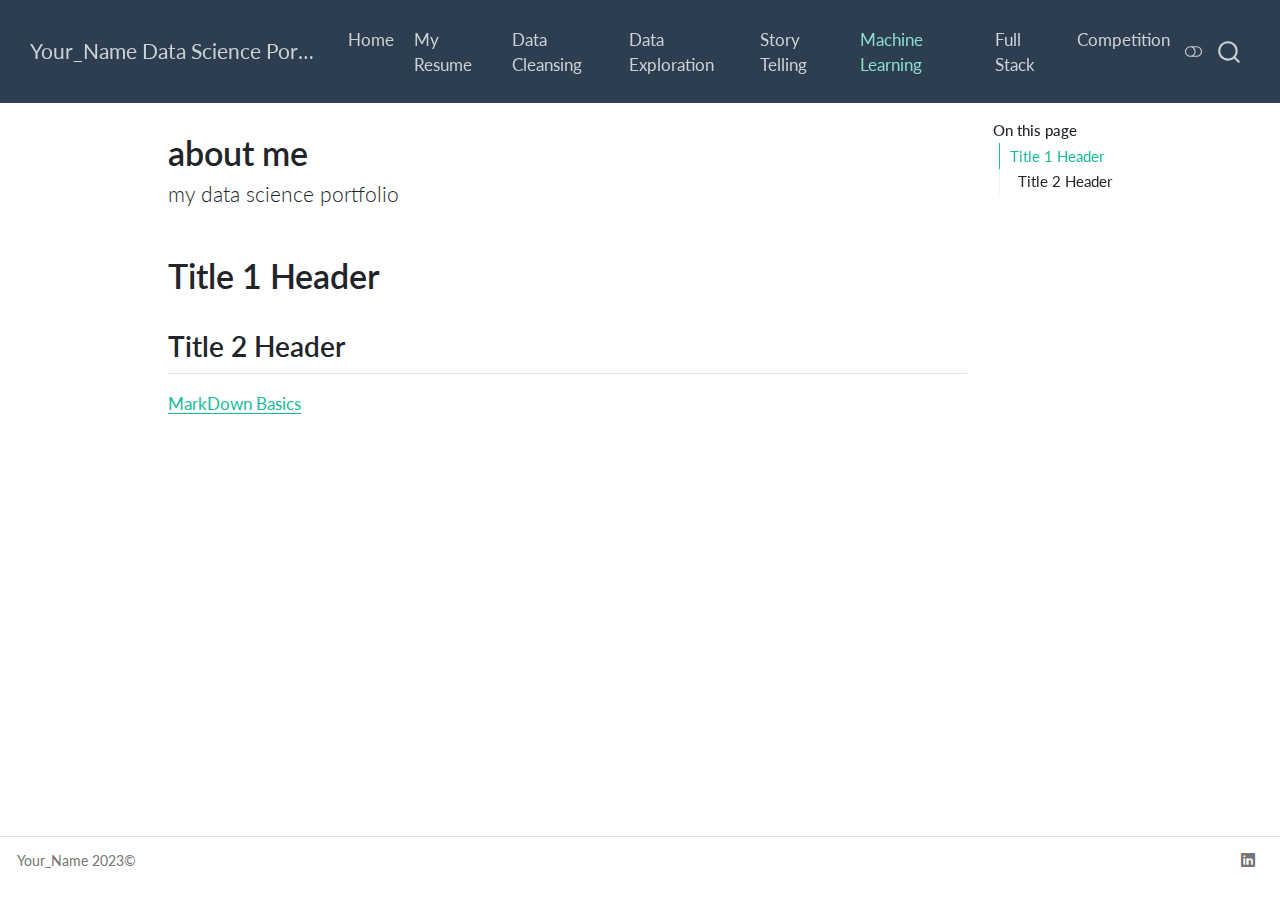
<file: ml.html>
<!DOCTYPE html>
<html xmlns="http://www.w3.org/1999/xhtml" lang="en" xml:lang="en"><head>

<meta charset="utf-8">
<meta name="generator" content="quarto-1.4.552">

<meta name="viewport" content="width=device-width, initial-scale=1.0, user-scalable=yes">


<title>Your_Name Data Science Portfolio - about me</title>
<style>
code{white-space: pre-wrap;}
span.smallcaps{font-variant: small-caps;}
div.columns{display: flex; gap: min(4vw, 1.5em);}
div.column{flex: auto; overflow-x: auto;}
div.hanging-indent{margin-left: 1.5em; text-indent: -1.5em;}
ul.task-list{list-style: none;}
ul.task-list li input[type="checkbox"] {
  width: 0.8em;
  margin: 0 0.8em 0.2em -1em; /* quarto-specific, see https://github.com/quarto-dev/quarto-cli/issues/4556 */ 
  vertical-align: middle;
}
</style>


<script src="site_libs/quarto-nav/quarto-nav.js"></script>
<script src="site_libs/quarto-nav/headroom.min.js"></script>
<script src="site_libs/clipboard/clipboard.min.js"></script>
<script src="site_libs/quarto-search/autocomplete.umd.js"></script>
<script src="site_libs/quarto-search/fuse.min.js"></script>
<script src="site_libs/quarto-search/quarto-search.js"></script>
<meta name="quarto:offset" content="./">
<link href="./Images/favicon.png" rel="icon" type="image/png">
<script src="site_libs/quarto-html/quarto.js"></script>
<script src="site_libs/quarto-html/popper.min.js"></script>
<script src="site_libs/quarto-html/tippy.umd.min.js"></script>
<script src="site_libs/quarto-html/anchor.min.js"></script>
<link href="site_libs/quarto-html/tippy.css" rel="stylesheet">
<link href="site_libs/quarto-html/quarto-syntax-highlighting.css" rel="stylesheet" class="quarto-color-scheme" id="quarto-text-highlighting-styles">
<link href="site_libs/quarto-html/quarto-syntax-highlighting-dark.css" rel="prefetch" class="quarto-color-scheme quarto-color-alternate" id="quarto-text-highlighting-styles">
<script src="site_libs/bootstrap/bootstrap.min.js"></script>
<link href="site_libs/bootstrap/bootstrap-icons.css" rel="stylesheet">
<link href="site_libs/bootstrap/bootstrap.min.css" rel="stylesheet" class="quarto-color-scheme" id="quarto-bootstrap" data-mode="light">
<link href="site_libs/bootstrap/bootstrap-dark.min.css" rel="prefetch" class="quarto-color-scheme quarto-color-alternate" id="quarto-bootstrap" data-mode="dark">
<script id="quarto-search-options" type="application/json">{
  "location": "navbar",
  "copy-button": false,
  "collapse-after": 3,
  "panel-placement": "end",
  "type": "overlay",
  "limit": 50,
  "keyboard-shortcut": [
    "f",
    "/",
    "s"
  ],
  "show-item-context": false,
  "language": {
    "search-no-results-text": "No results",
    "search-matching-documents-text": "matching documents",
    "search-copy-link-title": "Copy link to search",
    "search-hide-matches-text": "Hide additional matches",
    "search-more-match-text": "more match in this document",
    "search-more-matches-text": "more matches in this document",
    "search-clear-button-title": "Clear",
    "search-text-placeholder": "",
    "search-detached-cancel-button-title": "Cancel",
    "search-submit-button-title": "Submit",
    "search-label": "Search"
  }
}</script>


<link rel="stylesheet" href="styles.css">
</head>

<body class="nav-fixed">

<div id="quarto-search-results"></div>
  <header id="quarto-header" class="headroom fixed-top">
    <nav class="navbar navbar-expand-lg " data-bs-theme="dark">
      <div class="navbar-container container-fluid">
      <div class="navbar-brand-container mx-auto">
    <a class="navbar-brand" href="./index.html">
    <span class="navbar-title">Your_Name Data Science Portfolio</span>
    </a>
  </div>
            <div id="quarto-search" class="" title="Search"></div>
          <button class="navbar-toggler" type="button" data-bs-toggle="collapse" data-bs-target="#navbarCollapse" aria-controls="navbarCollapse" aria-expanded="false" aria-label="Toggle navigation" onclick="if (window.quartoToggleHeadroom) { window.quartoToggleHeadroom(); }">
  <span class="navbar-toggler-icon"></span>
</button>
          <div class="collapse navbar-collapse" id="navbarCollapse">
            <ul class="navbar-nav navbar-nav-scroll ms-auto">
  <li class="nav-item">
    <a class="nav-link" href="./index.html"> 
<span class="menu-text">Home</span></a>
  </li>  
  <li class="nav-item">
    <a class="nav-link" href="./resume.html"> 
<span class="menu-text">My Resume</span></a>
  </li>  
  <li class="nav-item">
    <a class="nav-link" href="./cleansing.html"> 
<span class="menu-text">Data Cleansing</span></a>
  </li>  
  <li class="nav-item">
    <a class="nav-link" href="./exploration.html"> 
<span class="menu-text">Data Exploration</span></a>
  </li>  
  <li class="nav-item">
    <a class="nav-link" href="./story_telling.html"> 
<span class="menu-text">Story Telling</span></a>
  </li>  
  <li class="nav-item">
    <a class="nav-link active" href="./ml.html" aria-current="page"> 
<span class="menu-text">Machine Learning</span></a>
  </li>  
  <li class="nav-item">
    <a class="nav-link" href="./full_stack.html"> 
<span class="menu-text">Full Stack</span></a>
  </li>  
  <li class="nav-item">
    <a class="nav-link" href="./competition.html"> 
<span class="menu-text">Competition</span></a>
  </li>  
</ul>
          </div> <!-- /navcollapse -->
          <div class="quarto-navbar-tools">
  <a href="" class="quarto-color-scheme-toggle quarto-navigation-tool  px-1" onclick="window.quartoToggleColorScheme(); return false;" title="Toggle dark mode"><i class="bi"></i></a>
</div>
      </div> <!-- /container-fluid -->
    </nav>
</header>
<!-- content -->
<div id="quarto-content" class="quarto-container page-columns page-rows-contents page-layout-article page-navbar">
<!-- sidebar -->
<!-- margin-sidebar -->
    <div id="quarto-margin-sidebar" class="sidebar margin-sidebar">
        <nav id="TOC" role="doc-toc" class="toc-active">
    <h2 id="toc-title">On this page</h2>
   
  <ul>
  <li><a href="#title-1-header" id="toc-title-1-header" class="nav-link active" data-scroll-target="#title-1-header">Title 1 Header</a>
  <ul class="collapse">
  <li><a href="#title-2-header" id="toc-title-2-header" class="nav-link" data-scroll-target="#title-2-header">Title 2 Header</a></li>
  </ul></li>
  </ul>
</nav>
    </div>
<!-- main -->
<main class="content" id="quarto-document-content">

<header id="title-block-header" class="quarto-title-block default">
<div class="quarto-title">
<h1 class="title">about me</h1>
<p class="subtitle lead">my data science portfolio</p>
</div>



<div class="quarto-title-meta">

    
  
    
  </div>
  


</header>


<section id="title-1-header" class="level1">
<h1>Title 1 Header</h1>
<section id="title-2-header" class="level2">
<h2 class="anchored" data-anchor-id="title-2-header">Title 2 Header</h2>
<p><a href="https://quarto.org/docs/authoring/markdown-basics.html#links-images">MarkDown Basics</a></p>


</section>
</section>

<a onclick="window.scrollTo(0, 0); return false;" role="button" id="quarto-back-to-top"><i class="bi bi-arrow-up"></i> Back to top</a></main> <!-- /main -->
<script id="quarto-html-after-body" type="application/javascript">
window.document.addEventListener("DOMContentLoaded", function (event) {
  const toggleBodyColorMode = (bsSheetEl) => {
    const mode = bsSheetEl.getAttribute("data-mode");
    const bodyEl = window.document.querySelector("body");
    if (mode === "dark") {
      bodyEl.classList.add("quarto-dark");
      bodyEl.classList.remove("quarto-light");
    } else {
      bodyEl.classList.add("quarto-light");
      bodyEl.classList.remove("quarto-dark");
    }
  }
  const toggleBodyColorPrimary = () => {
    const bsSheetEl = window.document.querySelector("link#quarto-bootstrap");
    if (bsSheetEl) {
      toggleBodyColorMode(bsSheetEl);
    }
  }
  toggleBodyColorPrimary();  
  const disableStylesheet = (stylesheets) => {
    for (let i=0; i < stylesheets.length; i++) {
      const stylesheet = stylesheets[i];
      stylesheet.rel = 'prefetch';
    }
  }
  const enableStylesheet = (stylesheets) => {
    for (let i=0; i < stylesheets.length; i++) {
      const stylesheet = stylesheets[i];
      stylesheet.rel = 'stylesheet';
    }
  }
  const manageTransitions = (selector, allowTransitions) => {
    const els = window.document.querySelectorAll(selector);
    for (let i=0; i < els.length; i++) {
      const el = els[i];
      if (allowTransitions) {
        el.classList.remove('notransition');
      } else {
        el.classList.add('notransition');
      }
    }
  }
  const toggleGiscusIfUsed = (isAlternate, darkModeDefault) => {
    const baseTheme = document.querySelector('#giscus-base-theme')?.value ?? 'light';
    const alternateTheme = document.querySelector('#giscus-alt-theme')?.value ?? 'dark';
    let newTheme = '';
    if(darkModeDefault) {
      newTheme = isAlternate ? baseTheme : alternateTheme;
    } else {
      newTheme = isAlternate ? alternateTheme : baseTheme;
    }
    const changeGiscusTheme = () => {
      // From: https://github.com/giscus/giscus/issues/336
      const sendMessage = (message) => {
        const iframe = document.querySelector('iframe.giscus-frame');
        if (!iframe) return;
        iframe.contentWindow.postMessage({ giscus: message }, 'https://giscus.app');
      }
      sendMessage({
        setConfig: {
          theme: newTheme
        }
      });
    }
    const isGiscussLoaded = window.document.querySelector('iframe.giscus-frame') !== null;
    if (isGiscussLoaded) {
      changeGiscusTheme();
    }
  }
  const toggleColorMode = (alternate) => {
    // Switch the stylesheets
    const alternateStylesheets = window.document.querySelectorAll('link.quarto-color-scheme.quarto-color-alternate');
    manageTransitions('#quarto-margin-sidebar .nav-link', false);
    if (alternate) {
      enableStylesheet(alternateStylesheets);
      for (const sheetNode of alternateStylesheets) {
        if (sheetNode.id === "quarto-bootstrap") {
          toggleBodyColorMode(sheetNode);
        }
      }
    } else {
      disableStylesheet(alternateStylesheets);
      toggleBodyColorPrimary();
    }
    manageTransitions('#quarto-margin-sidebar .nav-link', true);
    // Switch the toggles
    const toggles = window.document.querySelectorAll('.quarto-color-scheme-toggle');
    for (let i=0; i < toggles.length; i++) {
      const toggle = toggles[i];
      if (toggle) {
        if (alternate) {
          toggle.classList.add("alternate");     
        } else {
          toggle.classList.remove("alternate");
        }
      }
    }
    // Hack to workaround the fact that safari doesn't
    // properly recolor the scrollbar when toggling (#1455)
    if (navigator.userAgent.indexOf('Safari') > 0 && navigator.userAgent.indexOf('Chrome') == -1) {
      manageTransitions("body", false);
      window.scrollTo(0, 1);
      setTimeout(() => {
        window.scrollTo(0, 0);
        manageTransitions("body", true);
      }, 40);  
    }
  }
  const isFileUrl = () => { 
    return window.location.protocol === 'file:';
  }
  const hasAlternateSentinel = () => {  
    let styleSentinel = getColorSchemeSentinel();
    if (styleSentinel !== null) {
      return styleSentinel === "alternate";
    } else {
      return false;
    }
  }
  const setStyleSentinel = (alternate) => {
    const value = alternate ? "alternate" : "default";
    if (!isFileUrl()) {
      window.localStorage.setItem("quarto-color-scheme", value);
    } else {
      localAlternateSentinel = value;
    }
  }
  const getColorSchemeSentinel = () => {
    if (!isFileUrl()) {
      const storageValue = window.localStorage.getItem("quarto-color-scheme");
      return storageValue != null ? storageValue : localAlternateSentinel;
    } else {
      return localAlternateSentinel;
    }
  }
  const darkModeDefault = false;
  let localAlternateSentinel = darkModeDefault ? 'alternate' : 'default';
  // Dark / light mode switch
  window.quartoToggleColorScheme = () => {
    // Read the current dark / light value 
    let toAlternate = !hasAlternateSentinel();
    toggleColorMode(toAlternate);
    setStyleSentinel(toAlternate);
    toggleGiscusIfUsed(toAlternate, darkModeDefault);
  };
  // Ensure there is a toggle, if there isn't float one in the top right
  if (window.document.querySelector('.quarto-color-scheme-toggle') === null) {
    const a = window.document.createElement('a');
    a.classList.add('top-right');
    a.classList.add('quarto-color-scheme-toggle');
    a.href = "";
    a.onclick = function() { try { window.quartoToggleColorScheme(); } catch {} return false; };
    const i = window.document.createElement("i");
    i.classList.add('bi');
    a.appendChild(i);
    window.document.body.appendChild(a);
  }
  // Switch to dark mode if need be
  if (hasAlternateSentinel()) {
    toggleColorMode(true);
  } else {
    toggleColorMode(false);
  }
  const icon = "";
  const anchorJS = new window.AnchorJS();
  anchorJS.options = {
    placement: 'right',
    icon: icon
  };
  anchorJS.add('.anchored');
  const isCodeAnnotation = (el) => {
    for (const clz of el.classList) {
      if (clz.startsWith('code-annotation-')) {                     
        return true;
      }
    }
    return false;
  }
  const clipboard = new window.ClipboardJS('.code-copy-button', {
    text: function(trigger) {
      const codeEl = trigger.previousElementSibling.cloneNode(true);
      for (const childEl of codeEl.children) {
        if (isCodeAnnotation(childEl)) {
          childEl.remove();
        }
      }
      return codeEl.innerText;
    }
  });
  clipboard.on('success', function(e) {
    // button target
    const button = e.trigger;
    // don't keep focus
    button.blur();
    // flash "checked"
    button.classList.add('code-copy-button-checked');
    var currentTitle = button.getAttribute("title");
    button.setAttribute("title", "Copied!");
    let tooltip;
    if (window.bootstrap) {
      button.setAttribute("data-bs-toggle", "tooltip");
      button.setAttribute("data-bs-placement", "left");
      button.setAttribute("data-bs-title", "Copied!");
      tooltip = new bootstrap.Tooltip(button, 
        { trigger: "manual", 
          customClass: "code-copy-button-tooltip",
          offset: [0, -8]});
      tooltip.show();    
    }
    setTimeout(function() {
      if (tooltip) {
        tooltip.hide();
        button.removeAttribute("data-bs-title");
        button.removeAttribute("data-bs-toggle");
        button.removeAttribute("data-bs-placement");
      }
      button.setAttribute("title", currentTitle);
      button.classList.remove('code-copy-button-checked');
    }, 1000);
    // clear code selection
    e.clearSelection();
  });
    var localhostRegex = new RegExp(/^(?:http|https):\/\/localhost\:?[0-9]*\//);
    var mailtoRegex = new RegExp(/^mailto:/);
      var filterRegex = new RegExp("https:\/\/wiredhayden\.github\.io\/Hayden-Wilcox1\/");
    var isInternal = (href) => {
        return filterRegex.test(href) || localhostRegex.test(href) || mailtoRegex.test(href);
    }
    // Inspect non-navigation links and adorn them if external
 	var links = window.document.querySelectorAll('a[href]:not(.nav-link):not(.navbar-brand):not(.toc-action):not(.sidebar-link):not(.sidebar-item-toggle):not(.pagination-link):not(.no-external):not([aria-hidden]):not(.dropdown-item):not(.quarto-navigation-tool)');
    for (var i=0; i<links.length; i++) {
      const link = links[i];
      if (!isInternal(link.href)) {
        // undo the damage that might have been done by quarto-nav.js in the case of
        // links that we want to consider external
        if (link.dataset.originalHref !== undefined) {
          link.href = link.dataset.originalHref;
        }
      }
    }
  function tippyHover(el, contentFn, onTriggerFn, onUntriggerFn) {
    const config = {
      allowHTML: true,
      maxWidth: 500,
      delay: 100,
      arrow: false,
      appendTo: function(el) {
          return el.parentElement;
      },
      interactive: true,
      interactiveBorder: 10,
      theme: 'quarto',
      placement: 'bottom-start',
    };
    if (contentFn) {
      config.content = contentFn;
    }
    if (onTriggerFn) {
      config.onTrigger = onTriggerFn;
    }
    if (onUntriggerFn) {
      config.onUntrigger = onUntriggerFn;
    }
    window.tippy(el, config); 
  }
  const noterefs = window.document.querySelectorAll('a[role="doc-noteref"]');
  for (var i=0; i<noterefs.length; i++) {
    const ref = noterefs[i];
    tippyHover(ref, function() {
      // use id or data attribute instead here
      let href = ref.getAttribute('data-footnote-href') || ref.getAttribute('href');
      try { href = new URL(href).hash; } catch {}
      const id = href.replace(/^#\/?/, "");
      const note = window.document.getElementById(id);
      if (note) {
        return note.innerHTML;
      } else {
        return "";
      }
    });
  }
  const xrefs = window.document.querySelectorAll('a.quarto-xref');
  const processXRef = (id, note) => {
    // Strip column container classes
    const stripColumnClz = (el) => {
      el.classList.remove("page-full", "page-columns");
      if (el.children) {
        for (const child of el.children) {
          stripColumnClz(child);
        }
      }
    }
    stripColumnClz(note)
    if (id === null || id.startsWith('sec-')) {
      // Special case sections, only their first couple elements
      const container = document.createElement("div");
      if (note.children && note.children.length > 2) {
        container.appendChild(note.children[0].cloneNode(true));
        for (let i = 1; i < note.children.length; i++) {
          const child = note.children[i];
          if (child.tagName === "P" && child.innerText === "") {
            continue;
          } else {
            container.appendChild(child.cloneNode(true));
            break;
          }
        }
        if (window.Quarto?.typesetMath) {
          window.Quarto.typesetMath(container);
        }
        return container.innerHTML
      } else {
        if (window.Quarto?.typesetMath) {
          window.Quarto.typesetMath(note);
        }
        return note.innerHTML;
      }
    } else {
      // Remove any anchor links if they are present
      const anchorLink = note.querySelector('a.anchorjs-link');
      if (anchorLink) {
        anchorLink.remove();
      }
      if (window.Quarto?.typesetMath) {
        window.Quarto.typesetMath(note);
      }
      // TODO in 1.5, we should make sure this works without a callout special case
      if (note.classList.contains("callout")) {
        return note.outerHTML;
      } else {
        return note.innerHTML;
      }
    }
  }
  for (var i=0; i<xrefs.length; i++) {
    const xref = xrefs[i];
    tippyHover(xref, undefined, function(instance) {
      instance.disable();
      let url = xref.getAttribute('href');
      let hash = undefined; 
      if (url.startsWith('#')) {
        hash = url;
      } else {
        try { hash = new URL(url).hash; } catch {}
      }
      if (hash) {
        const id = hash.replace(/^#\/?/, "");
        const note = window.document.getElementById(id);
        if (note !== null) {
          try {
            const html = processXRef(id, note.cloneNode(true));
            instance.setContent(html);
          } finally {
            instance.enable();
            instance.show();
          }
        } else {
          // See if we can fetch this
          fetch(url.split('#')[0])
          .then(res => res.text())
          .then(html => {
            const parser = new DOMParser();
            const htmlDoc = parser.parseFromString(html, "text/html");
            const note = htmlDoc.getElementById(id);
            if (note !== null) {
              const html = processXRef(id, note);
              instance.setContent(html);
            } 
          }).finally(() => {
            instance.enable();
            instance.show();
          });
        }
      } else {
        // See if we can fetch a full url (with no hash to target)
        // This is a special case and we should probably do some content thinning / targeting
        fetch(url)
        .then(res => res.text())
        .then(html => {
          const parser = new DOMParser();
          const htmlDoc = parser.parseFromString(html, "text/html");
          const note = htmlDoc.querySelector('main.content');
          if (note !== null) {
            // This should only happen for chapter cross references
            // (since there is no id in the URL)
            // remove the first header
            if (note.children.length > 0 && note.children[0].tagName === "HEADER") {
              note.children[0].remove();
            }
            const html = processXRef(null, note);
            instance.setContent(html);
          } 
        }).finally(() => {
          instance.enable();
          instance.show();
        });
      }
    }, function(instance) {
    });
  }
      let selectedAnnoteEl;
      const selectorForAnnotation = ( cell, annotation) => {
        let cellAttr = 'data-code-cell="' + cell + '"';
        let lineAttr = 'data-code-annotation="' +  annotation + '"';
        const selector = 'span[' + cellAttr + '][' + lineAttr + ']';
        return selector;
      }
      const selectCodeLines = (annoteEl) => {
        const doc = window.document;
        const targetCell = annoteEl.getAttribute("data-target-cell");
        const targetAnnotation = annoteEl.getAttribute("data-target-annotation");
        const annoteSpan = window.document.querySelector(selectorForAnnotation(targetCell, targetAnnotation));
        const lines = annoteSpan.getAttribute("data-code-lines").split(",");
        const lineIds = lines.map((line) => {
          return targetCell + "-" + line;
        })
        let top = null;
        let height = null;
        let parent = null;
        if (lineIds.length > 0) {
            //compute the position of the single el (top and bottom and make a div)
            const el = window.document.getElementById(lineIds[0]);
            top = el.offsetTop;
            height = el.offsetHeight;
            parent = el.parentElement.parentElement;
          if (lineIds.length > 1) {
            const lastEl = window.document.getElementById(lineIds[lineIds.length - 1]);
            const bottom = lastEl.offsetTop + lastEl.offsetHeight;
            height = bottom - top;
          }
          if (top !== null && height !== null && parent !== null) {
            // cook up a div (if necessary) and position it 
            let div = window.document.getElementById("code-annotation-line-highlight");
            if (div === null) {
              div = window.document.createElement("div");
              div.setAttribute("id", "code-annotation-line-highlight");
              div.style.position = 'absolute';
              parent.appendChild(div);
            }
            div.style.top = top - 2 + "px";
            div.style.height = height + 4 + "px";
            div.style.left = 0;
            let gutterDiv = window.document.getElementById("code-annotation-line-highlight-gutter");
            if (gutterDiv === null) {
              gutterDiv = window.document.createElement("div");
              gutterDiv.setAttribute("id", "code-annotation-line-highlight-gutter");
              gutterDiv.style.position = 'absolute';
              const codeCell = window.document.getElementById(targetCell);
              const gutter = codeCell.querySelector('.code-annotation-gutter');
              gutter.appendChild(gutterDiv);
            }
            gutterDiv.style.top = top - 2 + "px";
            gutterDiv.style.height = height + 4 + "px";
          }
          selectedAnnoteEl = annoteEl;
        }
      };
      const unselectCodeLines = () => {
        const elementsIds = ["code-annotation-line-highlight", "code-annotation-line-highlight-gutter"];
        elementsIds.forEach((elId) => {
          const div = window.document.getElementById(elId);
          if (div) {
            div.remove();
          }
        });
        selectedAnnoteEl = undefined;
      };
        // Handle positioning of the toggle
    window.addEventListener(
      "resize",
      throttle(() => {
        elRect = undefined;
        if (selectedAnnoteEl) {
          selectCodeLines(selectedAnnoteEl);
        }
      }, 10)
    );
    function throttle(fn, ms) {
    let throttle = false;
    let timer;
      return (...args) => {
        if(!throttle) { // first call gets through
            fn.apply(this, args);
            throttle = true;
        } else { // all the others get throttled
            if(timer) clearTimeout(timer); // cancel #2
            timer = setTimeout(() => {
              fn.apply(this, args);
              timer = throttle = false;
            }, ms);
        }
      };
    }
      // Attach click handler to the DT
      const annoteDls = window.document.querySelectorAll('dt[data-target-cell]');
      for (const annoteDlNode of annoteDls) {
        annoteDlNode.addEventListener('click', (event) => {
          const clickedEl = event.target;
          if (clickedEl !== selectedAnnoteEl) {
            unselectCodeLines();
            const activeEl = window.document.querySelector('dt[data-target-cell].code-annotation-active');
            if (activeEl) {
              activeEl.classList.remove('code-annotation-active');
            }
            selectCodeLines(clickedEl);
            clickedEl.classList.add('code-annotation-active');
          } else {
            // Unselect the line
            unselectCodeLines();
            clickedEl.classList.remove('code-annotation-active');
          }
        });
      }
  const findCites = (el) => {
    const parentEl = el.parentElement;
    if (parentEl) {
      const cites = parentEl.dataset.cites;
      if (cites) {
        return {
          el,
          cites: cites.split(' ')
        };
      } else {
        return findCites(el.parentElement)
      }
    } else {
      return undefined;
    }
  };
  var bibliorefs = window.document.querySelectorAll('a[role="doc-biblioref"]');
  for (var i=0; i<bibliorefs.length; i++) {
    const ref = bibliorefs[i];
    const citeInfo = findCites(ref);
    if (citeInfo) {
      tippyHover(citeInfo.el, function() {
        var popup = window.document.createElement('div');
        citeInfo.cites.forEach(function(cite) {
          var citeDiv = window.document.createElement('div');
          citeDiv.classList.add('hanging-indent');
          citeDiv.classList.add('csl-entry');
          var biblioDiv = window.document.getElementById('ref-' + cite);
          if (biblioDiv) {
            citeDiv.innerHTML = biblioDiv.innerHTML;
          }
          popup.appendChild(citeDiv);
        });
        return popup.innerHTML;
      });
    }
  }
});
</script>
</div> <!-- /content -->
<footer class="footer">
  <div class="nav-footer">
    <div class="nav-footer-left">
<p>Your_Name 2023©</p>
</div>   
    <div class="nav-footer-center">
      &nbsp;
    </div>
    <div class="nav-footer-right">
      <ul class="footer-items list-unstyled">
    <li class="nav-item compact">
    <a class="nav-link" href="./Your_LinkedIn_URL">
      <i class="bi bi-linkedin" role="img">
</i> 
    </a>
  </li>  
</ul>
    </div>
  </div>
</footer>




</body></html>
</file>
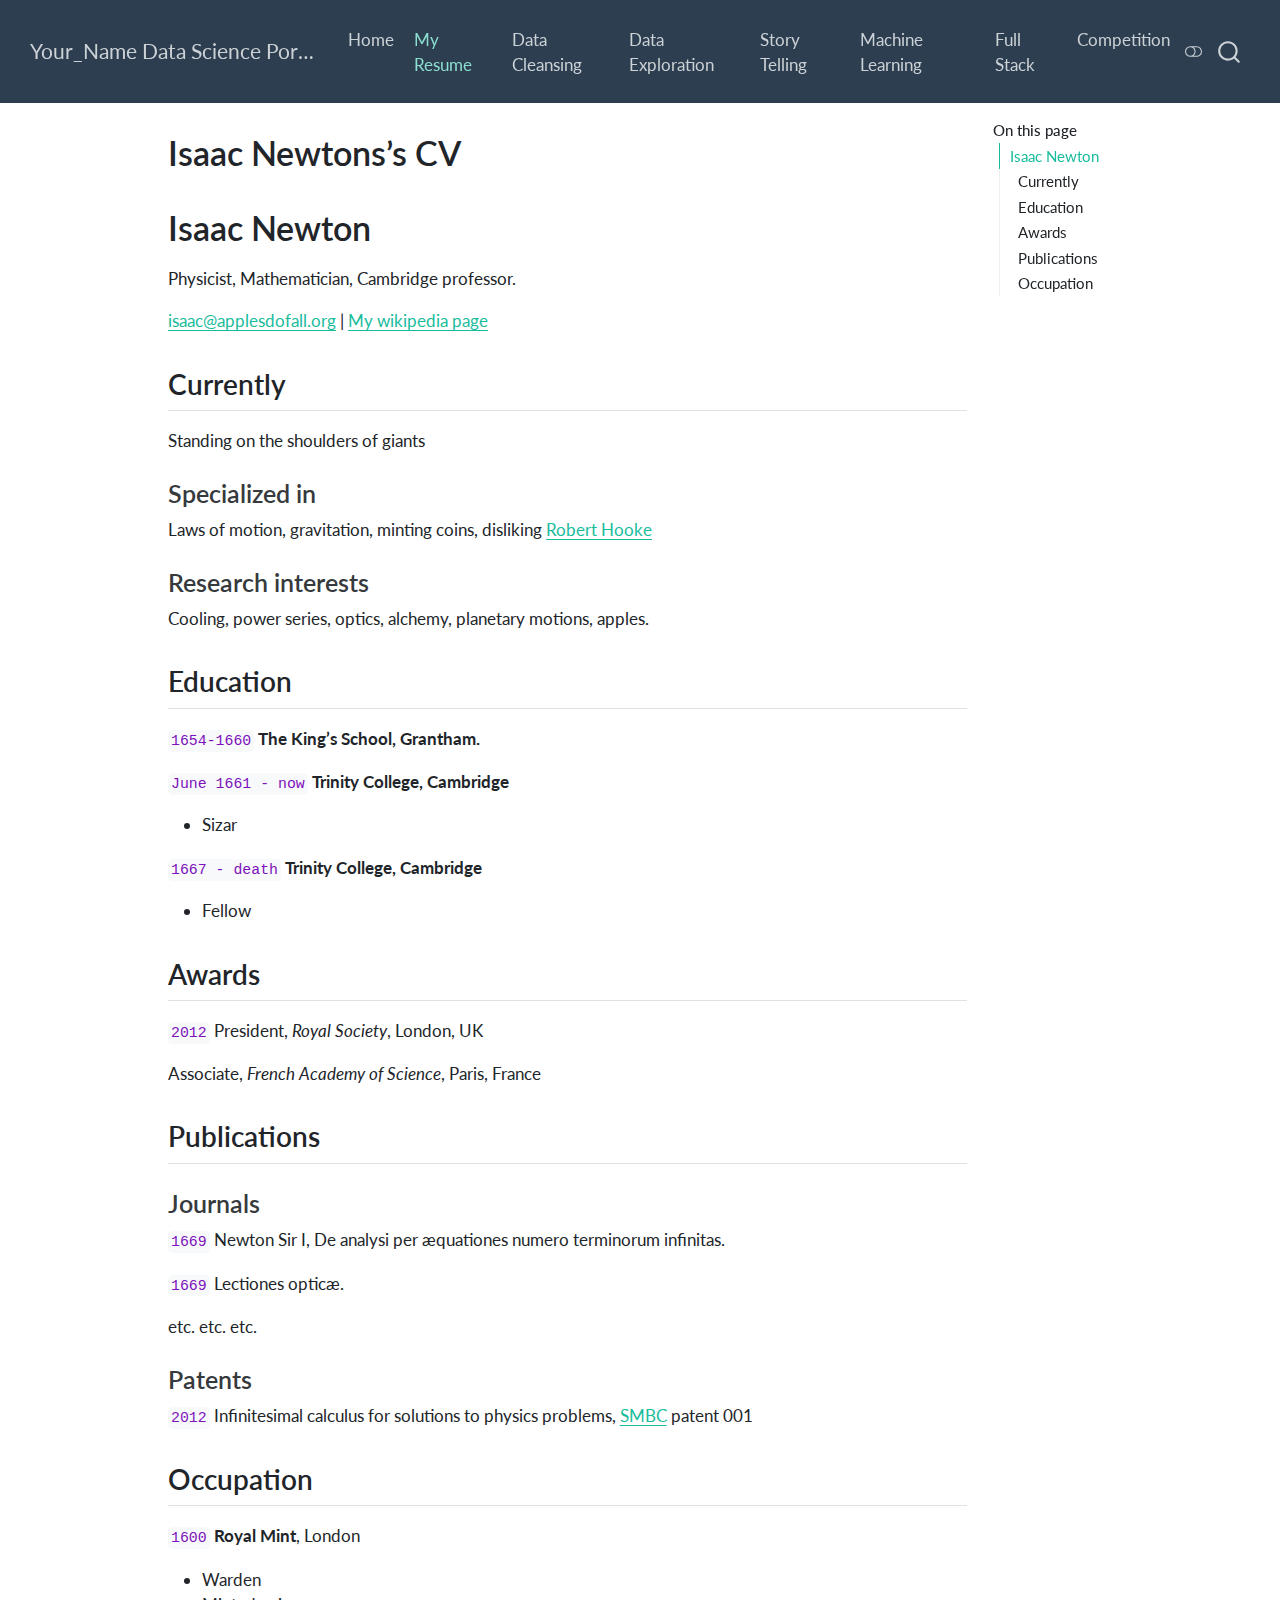
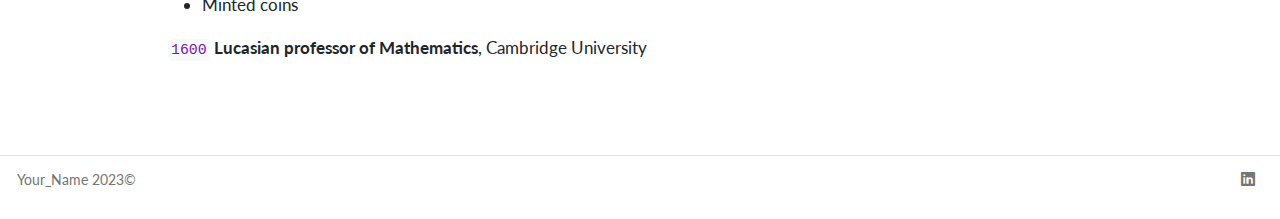
<file: resume.html>
<!DOCTYPE html>
<html xmlns="http://www.w3.org/1999/xhtml" lang="en" xml:lang="en"><head>

<meta charset="utf-8">
<meta name="generator" content="quarto-1.4.552">

<meta name="viewport" content="width=device-width, initial-scale=1.0, user-scalable=yes">


<title>Your_Name Data Science Portfolio - Isaac Newtons’s CV</title>
<style>
code{white-space: pre-wrap;}
span.smallcaps{font-variant: small-caps;}
div.columns{display: flex; gap: min(4vw, 1.5em);}
div.column{flex: auto; overflow-x: auto;}
div.hanging-indent{margin-left: 1.5em; text-indent: -1.5em;}
ul.task-list{list-style: none;}
ul.task-list li input[type="checkbox"] {
  width: 0.8em;
  margin: 0 0.8em 0.2em -1em; /* quarto-specific, see https://github.com/quarto-dev/quarto-cli/issues/4556 */ 
  vertical-align: middle;
}
</style>


<script src="site_libs/quarto-nav/quarto-nav.js"></script>
<script src="site_libs/quarto-nav/headroom.min.js"></script>
<script src="site_libs/clipboard/clipboard.min.js"></script>
<script src="site_libs/quarto-search/autocomplete.umd.js"></script>
<script src="site_libs/quarto-search/fuse.min.js"></script>
<script src="site_libs/quarto-search/quarto-search.js"></script>
<meta name="quarto:offset" content="./">
<link href="./Images/favicon.png" rel="icon" type="image/png">
<script src="site_libs/quarto-html/quarto.js"></script>
<script src="site_libs/quarto-html/popper.min.js"></script>
<script src="site_libs/quarto-html/tippy.umd.min.js"></script>
<script src="site_libs/quarto-html/anchor.min.js"></script>
<link href="site_libs/quarto-html/tippy.css" rel="stylesheet">
<link href="site_libs/quarto-html/quarto-syntax-highlighting.css" rel="stylesheet" class="quarto-color-scheme" id="quarto-text-highlighting-styles">
<link href="site_libs/quarto-html/quarto-syntax-highlighting-dark.css" rel="prefetch" class="quarto-color-scheme quarto-color-alternate" id="quarto-text-highlighting-styles">
<script src="site_libs/bootstrap/bootstrap.min.js"></script>
<link href="site_libs/bootstrap/bootstrap-icons.css" rel="stylesheet">
<link href="site_libs/bootstrap/bootstrap.min.css" rel="stylesheet" class="quarto-color-scheme" id="quarto-bootstrap" data-mode="light">
<link href="site_libs/bootstrap/bootstrap-dark.min.css" rel="prefetch" class="quarto-color-scheme quarto-color-alternate" id="quarto-bootstrap" data-mode="dark">
<script id="quarto-search-options" type="application/json">{
  "location": "navbar",
  "copy-button": false,
  "collapse-after": 3,
  "panel-placement": "end",
  "type": "overlay",
  "limit": 50,
  "keyboard-shortcut": [
    "f",
    "/",
    "s"
  ],
  "show-item-context": false,
  "language": {
    "search-no-results-text": "No results",
    "search-matching-documents-text": "matching documents",
    "search-copy-link-title": "Copy link to search",
    "search-hide-matches-text": "Hide additional matches",
    "search-more-match-text": "more match in this document",
    "search-more-matches-text": "more matches in this document",
    "search-clear-button-title": "Clear",
    "search-text-placeholder": "",
    "search-detached-cancel-button-title": "Cancel",
    "search-submit-button-title": "Submit",
    "search-label": "Search"
  }
}</script>


<link rel="stylesheet" href="styles.css">
</head>

<body class="nav-fixed">

<div id="quarto-search-results"></div>
  <header id="quarto-header" class="headroom fixed-top">
    <nav class="navbar navbar-expand-lg " data-bs-theme="dark">
      <div class="navbar-container container-fluid">
      <div class="navbar-brand-container mx-auto">
    <a class="navbar-brand" href="./index.html">
    <span class="navbar-title">Your_Name Data Science Portfolio</span>
    </a>
  </div>
            <div id="quarto-search" class="" title="Search"></div>
          <button class="navbar-toggler" type="button" data-bs-toggle="collapse" data-bs-target="#navbarCollapse" aria-controls="navbarCollapse" aria-expanded="false" aria-label="Toggle navigation" onclick="if (window.quartoToggleHeadroom) { window.quartoToggleHeadroom(); }">
  <span class="navbar-toggler-icon"></span>
</button>
          <div class="collapse navbar-collapse" id="navbarCollapse">
            <ul class="navbar-nav navbar-nav-scroll ms-auto">
  <li class="nav-item">
    <a class="nav-link" href="./index.html"> 
<span class="menu-text">Home</span></a>
  </li>  
  <li class="nav-item">
    <a class="nav-link active" href="./resume.html" aria-current="page"> 
<span class="menu-text">My Resume</span></a>
  </li>  
  <li class="nav-item">
    <a class="nav-link" href="./cleansing.html"> 
<span class="menu-text">Data Cleansing</span></a>
  </li>  
  <li class="nav-item">
    <a class="nav-link" href="./exploration.html"> 
<span class="menu-text">Data Exploration</span></a>
  </li>  
  <li class="nav-item">
    <a class="nav-link" href="./story_telling.html"> 
<span class="menu-text">Story Telling</span></a>
  </li>  
  <li class="nav-item">
    <a class="nav-link" href="./ml.html"> 
<span class="menu-text">Machine Learning</span></a>
  </li>  
  <li class="nav-item">
    <a class="nav-link" href="./full_stack.html"> 
<span class="menu-text">Full Stack</span></a>
  </li>  
  <li class="nav-item">
    <a class="nav-link" href="./competition.html"> 
<span class="menu-text">Competition</span></a>
  </li>  
</ul>
          </div> <!-- /navcollapse -->
          <div class="quarto-navbar-tools">
  <a href="" class="quarto-color-scheme-toggle quarto-navigation-tool  px-1" onclick="window.quartoToggleColorScheme(); return false;" title="Toggle dark mode"><i class="bi"></i></a>
</div>
      </div> <!-- /container-fluid -->
    </nav>
</header>
<!-- content -->
<div id="quarto-content" class="quarto-container page-columns page-rows-contents page-layout-article page-navbar">
<!-- sidebar -->
<!-- margin-sidebar -->
    <div id="quarto-margin-sidebar" class="sidebar margin-sidebar">
        <nav id="TOC" role="doc-toc" class="toc-active">
    <h2 id="toc-title">On this page</h2>
   
  <ul>
  <li><a href="#isaac-newton" id="toc-isaac-newton" class="nav-link active" data-scroll-target="#isaac-newton">Isaac Newton</a>
  <ul class="collapse">
  <li><a href="#currently" id="toc-currently" class="nav-link" data-scroll-target="#currently">Currently</a>
  <ul class="collapse">
  <li><a href="#specialized-in" id="toc-specialized-in" class="nav-link" data-scroll-target="#specialized-in">Specialized in</a></li>
  <li><a href="#research-interests" id="toc-research-interests" class="nav-link" data-scroll-target="#research-interests">Research interests</a></li>
  </ul></li>
  <li><a href="#education" id="toc-education" class="nav-link" data-scroll-target="#education">Education</a></li>
  <li><a href="#awards" id="toc-awards" class="nav-link" data-scroll-target="#awards">Awards</a></li>
  <li><a href="#publications" id="toc-publications" class="nav-link" data-scroll-target="#publications">Publications</a>
  <ul class="collapse">
  <li><a href="#journals" id="toc-journals" class="nav-link" data-scroll-target="#journals">Journals</a></li>
  <li><a href="#patents" id="toc-patents" class="nav-link" data-scroll-target="#patents">Patents</a></li>
  </ul></li>
  <li><a href="#occupation" id="toc-occupation" class="nav-link" data-scroll-target="#occupation">Occupation</a></li>
  </ul></li>
  </ul>
</nav>
    </div>
<!-- main -->
<main class="content" id="quarto-document-content">

<header id="title-block-header" class="quarto-title-block default">
<div class="quarto-title">
<h1 class="title">Isaac Newtons’s CV</h1>
</div>



<div class="quarto-title-meta">

    
  
    
  </div>
  


</header>


<section id="isaac-newton" class="level1">
<h1>Isaac Newton</h1>
<p>Physicist, Mathematician, Cambridge professor.</p>
<div id="webaddress">
<p><a href="isaac@applesdofall.org">isaac@applesdofall.org</a> | <a href="http://en.wikipedia.org/wiki/Isaac_Newton">My wikipedia page</a></p>
</div>
<section id="currently" class="level2">
<h2 class="anchored" data-anchor-id="currently">Currently</h2>
<p>Standing on the shoulders of giants</p>
<section id="specialized-in" class="level3">
<h3 class="anchored" data-anchor-id="specialized-in">Specialized in</h3>
<p>Laws of motion, gravitation, minting coins, disliking <a href="http://en.wikipedia.org/wiki/Robert_Hooke">Robert Hooke</a></p>
</section>
<section id="research-interests" class="level3">
<h3 class="anchored" data-anchor-id="research-interests">Research interests</h3>
<p>Cooling, power series, optics, alchemy, planetary motions, apples.</p>
</section>
</section>
<section id="education" class="level2">
<h2 class="anchored" data-anchor-id="education">Education</h2>
<p><code>1654-1660</code> <strong>The King’s School, Grantham.</strong></p>
<p><code>June 1661 - now</code> <strong>Trinity College, Cambridge</strong></p>
<ul>
<li>Sizar</li>
</ul>
<p><code>1667 - death</code> <strong>Trinity College, Cambridge</strong></p>
<ul>
<li>Fellow</li>
</ul>
</section>
<section id="awards" class="level2">
<h2 class="anchored" data-anchor-id="awards">Awards</h2>
<p><code>2012</code> President, <em>Royal Society</em>, London, UK</p>
<p>Associate, <em>French Academy of Science</em>, Paris, France</p>
</section>
<section id="publications" class="level2">
<h2 class="anchored" data-anchor-id="publications">Publications</h2>
<!-- A list is also available [online](http://scholar.google.co.uk/citations?user=LTOTl0YAAAAJ) -->
<section id="journals" class="level3">
<h3 class="anchored" data-anchor-id="journals">Journals</h3>
<p><code>1669</code> Newton Sir I, De analysi per æquationes numero terminorum infinitas.</p>
<p><code>1669</code> Lectiones opticæ.</p>
<p>etc. etc. etc.</p>
</section>
<section id="patents" class="level3">
<h3 class="anchored" data-anchor-id="patents">Patents</h3>
<p><code>2012</code> Infinitesimal calculus for solutions to physics problems, <a href="http://www.techdirt.com/articles/20121011/09312820678/if-patents-had-been-around-time-newton.shtml">SMBC</a> patent 001</p>
</section>
</section>
<section id="occupation" class="level2">
<h2 class="anchored" data-anchor-id="occupation">Occupation</h2>
<p><code>1600</code> <strong>Royal Mint</strong>, London</p>
<ul>
<li>Warden</li>
<li>Minted coins</li>
</ul>
<p><code>1600</code> <strong>Lucasian professor of Mathematics</strong>, Cambridge University</p>
<!-- ### Footer

Last updated: May 2013 -->


</section>
</section>

<a onclick="window.scrollTo(0, 0); return false;" role="button" id="quarto-back-to-top"><i class="bi bi-arrow-up"></i> Back to top</a></main> <!-- /main -->
<script id="quarto-html-after-body" type="application/javascript">
window.document.addEventListener("DOMContentLoaded", function (event) {
  const toggleBodyColorMode = (bsSheetEl) => {
    const mode = bsSheetEl.getAttribute("data-mode");
    const bodyEl = window.document.querySelector("body");
    if (mode === "dark") {
      bodyEl.classList.add("quarto-dark");
      bodyEl.classList.remove("quarto-light");
    } else {
      bodyEl.classList.add("quarto-light");
      bodyEl.classList.remove("quarto-dark");
    }
  }
  const toggleBodyColorPrimary = () => {
    const bsSheetEl = window.document.querySelector("link#quarto-bootstrap");
    if (bsSheetEl) {
      toggleBodyColorMode(bsSheetEl);
    }
  }
  toggleBodyColorPrimary();  
  const disableStylesheet = (stylesheets) => {
    for (let i=0; i < stylesheets.length; i++) {
      const stylesheet = stylesheets[i];
      stylesheet.rel = 'prefetch';
    }
  }
  const enableStylesheet = (stylesheets) => {
    for (let i=0; i < stylesheets.length; i++) {
      const stylesheet = stylesheets[i];
      stylesheet.rel = 'stylesheet';
    }
  }
  const manageTransitions = (selector, allowTransitions) => {
    const els = window.document.querySelectorAll(selector);
    for (let i=0; i < els.length; i++) {
      const el = els[i];
      if (allowTransitions) {
        el.classList.remove('notransition');
      } else {
        el.classList.add('notransition');
      }
    }
  }
  const toggleGiscusIfUsed = (isAlternate, darkModeDefault) => {
    const baseTheme = document.querySelector('#giscus-base-theme')?.value ?? 'light';
    const alternateTheme = document.querySelector('#giscus-alt-theme')?.value ?? 'dark';
    let newTheme = '';
    if(darkModeDefault) {
      newTheme = isAlternate ? baseTheme : alternateTheme;
    } else {
      newTheme = isAlternate ? alternateTheme : baseTheme;
    }
    const changeGiscusTheme = () => {
      // From: https://github.com/giscus/giscus/issues/336
      const sendMessage = (message) => {
        const iframe = document.querySelector('iframe.giscus-frame');
        if (!iframe) return;
        iframe.contentWindow.postMessage({ giscus: message }, 'https://giscus.app');
      }
      sendMessage({
        setConfig: {
          theme: newTheme
        }
      });
    }
    const isGiscussLoaded = window.document.querySelector('iframe.giscus-frame') !== null;
    if (isGiscussLoaded) {
      changeGiscusTheme();
    }
  }
  const toggleColorMode = (alternate) => {
    // Switch the stylesheets
    const alternateStylesheets = window.document.querySelectorAll('link.quarto-color-scheme.quarto-color-alternate');
    manageTransitions('#quarto-margin-sidebar .nav-link', false);
    if (alternate) {
      enableStylesheet(alternateStylesheets);
      for (const sheetNode of alternateStylesheets) {
        if (sheetNode.id === "quarto-bootstrap") {
          toggleBodyColorMode(sheetNode);
        }
      }
    } else {
      disableStylesheet(alternateStylesheets);
      toggleBodyColorPrimary();
    }
    manageTransitions('#quarto-margin-sidebar .nav-link', true);
    // Switch the toggles
    const toggles = window.document.querySelectorAll('.quarto-color-scheme-toggle');
    for (let i=0; i < toggles.length; i++) {
      const toggle = toggles[i];
      if (toggle) {
        if (alternate) {
          toggle.classList.add("alternate");     
        } else {
          toggle.classList.remove("alternate");
        }
      }
    }
    // Hack to workaround the fact that safari doesn't
    // properly recolor the scrollbar when toggling (#1455)
    if (navigator.userAgent.indexOf('Safari') > 0 && navigator.userAgent.indexOf('Chrome') == -1) {
      manageTransitions("body", false);
      window.scrollTo(0, 1);
      setTimeout(() => {
        window.scrollTo(0, 0);
        manageTransitions("body", true);
      }, 40);  
    }
  }
  const isFileUrl = () => { 
    return window.location.protocol === 'file:';
  }
  const hasAlternateSentinel = () => {  
    let styleSentinel = getColorSchemeSentinel();
    if (styleSentinel !== null) {
      return styleSentinel === "alternate";
    } else {
      return false;
    }
  }
  const setStyleSentinel = (alternate) => {
    const value = alternate ? "alternate" : "default";
    if (!isFileUrl()) {
      window.localStorage.setItem("quarto-color-scheme", value);
    } else {
      localAlternateSentinel = value;
    }
  }
  const getColorSchemeSentinel = () => {
    if (!isFileUrl()) {
      const storageValue = window.localStorage.getItem("quarto-color-scheme");
      return storageValue != null ? storageValue : localAlternateSentinel;
    } else {
      return localAlternateSentinel;
    }
  }
  const darkModeDefault = false;
  let localAlternateSentinel = darkModeDefault ? 'alternate' : 'default';
  // Dark / light mode switch
  window.quartoToggleColorScheme = () => {
    // Read the current dark / light value 
    let toAlternate = !hasAlternateSentinel();
    toggleColorMode(toAlternate);
    setStyleSentinel(toAlternate);
    toggleGiscusIfUsed(toAlternate, darkModeDefault);
  };
  // Ensure there is a toggle, if there isn't float one in the top right
  if (window.document.querySelector('.quarto-color-scheme-toggle') === null) {
    const a = window.document.createElement('a');
    a.classList.add('top-right');
    a.classList.add('quarto-color-scheme-toggle');
    a.href = "";
    a.onclick = function() { try { window.quartoToggleColorScheme(); } catch {} return false; };
    const i = window.document.createElement("i");
    i.classList.add('bi');
    a.appendChild(i);
    window.document.body.appendChild(a);
  }
  // Switch to dark mode if need be
  if (hasAlternateSentinel()) {
    toggleColorMode(true);
  } else {
    toggleColorMode(false);
  }
  const icon = "";
  const anchorJS = new window.AnchorJS();
  anchorJS.options = {
    placement: 'right',
    icon: icon
  };
  anchorJS.add('.anchored');
  const isCodeAnnotation = (el) => {
    for (const clz of el.classList) {
      if (clz.startsWith('code-annotation-')) {                     
        return true;
      }
    }
    return false;
  }
  const clipboard = new window.ClipboardJS('.code-copy-button', {
    text: function(trigger) {
      const codeEl = trigger.previousElementSibling.cloneNode(true);
      for (const childEl of codeEl.children) {
        if (isCodeAnnotation(childEl)) {
          childEl.remove();
        }
      }
      return codeEl.innerText;
    }
  });
  clipboard.on('success', function(e) {
    // button target
    const button = e.trigger;
    // don't keep focus
    button.blur();
    // flash "checked"
    button.classList.add('code-copy-button-checked');
    var currentTitle = button.getAttribute("title");
    button.setAttribute("title", "Copied!");
    let tooltip;
    if (window.bootstrap) {
      button.setAttribute("data-bs-toggle", "tooltip");
      button.setAttribute("data-bs-placement", "left");
      button.setAttribute("data-bs-title", "Copied!");
      tooltip = new bootstrap.Tooltip(button, 
        { trigger: "manual", 
          customClass: "code-copy-button-tooltip",
          offset: [0, -8]});
      tooltip.show();    
    }
    setTimeout(function() {
      if (tooltip) {
        tooltip.hide();
        button.removeAttribute("data-bs-title");
        button.removeAttribute("data-bs-toggle");
        button.removeAttribute("data-bs-placement");
      }
      button.setAttribute("title", currentTitle);
      button.classList.remove('code-copy-button-checked');
    }, 1000);
    // clear code selection
    e.clearSelection();
  });
    var localhostRegex = new RegExp(/^(?:http|https):\/\/localhost\:?[0-9]*\//);
    var mailtoRegex = new RegExp(/^mailto:/);
      var filterRegex = new RegExp("https:\/\/wiredhayden\.github\.io\/Hayden-Wilcox1\/");
    var isInternal = (href) => {
        return filterRegex.test(href) || localhostRegex.test(href) || mailtoRegex.test(href);
    }
    // Inspect non-navigation links and adorn them if external
 	var links = window.document.querySelectorAll('a[href]:not(.nav-link):not(.navbar-brand):not(.toc-action):not(.sidebar-link):not(.sidebar-item-toggle):not(.pagination-link):not(.no-external):not([aria-hidden]):not(.dropdown-item):not(.quarto-navigation-tool)');
    for (var i=0; i<links.length; i++) {
      const link = links[i];
      if (!isInternal(link.href)) {
        // undo the damage that might have been done by quarto-nav.js in the case of
        // links that we want to consider external
        if (link.dataset.originalHref !== undefined) {
          link.href = link.dataset.originalHref;
        }
      }
    }
  function tippyHover(el, contentFn, onTriggerFn, onUntriggerFn) {
    const config = {
      allowHTML: true,
      maxWidth: 500,
      delay: 100,
      arrow: false,
      appendTo: function(el) {
          return el.parentElement;
      },
      interactive: true,
      interactiveBorder: 10,
      theme: 'quarto',
      placement: 'bottom-start',
    };
    if (contentFn) {
      config.content = contentFn;
    }
    if (onTriggerFn) {
      config.onTrigger = onTriggerFn;
    }
    if (onUntriggerFn) {
      config.onUntrigger = onUntriggerFn;
    }
    window.tippy(el, config); 
  }
  const noterefs = window.document.querySelectorAll('a[role="doc-noteref"]');
  for (var i=0; i<noterefs.length; i++) {
    const ref = noterefs[i];
    tippyHover(ref, function() {
      // use id or data attribute instead here
      let href = ref.getAttribute('data-footnote-href') || ref.getAttribute('href');
      try { href = new URL(href).hash; } catch {}
      const id = href.replace(/^#\/?/, "");
      const note = window.document.getElementById(id);
      if (note) {
        return note.innerHTML;
      } else {
        return "";
      }
    });
  }
  const xrefs = window.document.querySelectorAll('a.quarto-xref');
  const processXRef = (id, note) => {
    // Strip column container classes
    const stripColumnClz = (el) => {
      el.classList.remove("page-full", "page-columns");
      if (el.children) {
        for (const child of el.children) {
          stripColumnClz(child);
        }
      }
    }
    stripColumnClz(note)
    if (id === null || id.startsWith('sec-')) {
      // Special case sections, only their first couple elements
      const container = document.createElement("div");
      if (note.children && note.children.length > 2) {
        container.appendChild(note.children[0].cloneNode(true));
        for (let i = 1; i < note.children.length; i++) {
          const child = note.children[i];
          if (child.tagName === "P" && child.innerText === "") {
            continue;
          } else {
            container.appendChild(child.cloneNode(true));
            break;
          }
        }
        if (window.Quarto?.typesetMath) {
          window.Quarto.typesetMath(container);
        }
        return container.innerHTML
      } else {
        if (window.Quarto?.typesetMath) {
          window.Quarto.typesetMath(note);
        }
        return note.innerHTML;
      }
    } else {
      // Remove any anchor links if they are present
      const anchorLink = note.querySelector('a.anchorjs-link');
      if (anchorLink) {
        anchorLink.remove();
      }
      if (window.Quarto?.typesetMath) {
        window.Quarto.typesetMath(note);
      }
      // TODO in 1.5, we should make sure this works without a callout special case
      if (note.classList.contains("callout")) {
        return note.outerHTML;
      } else {
        return note.innerHTML;
      }
    }
  }
  for (var i=0; i<xrefs.length; i++) {
    const xref = xrefs[i];
    tippyHover(xref, undefined, function(instance) {
      instance.disable();
      let url = xref.getAttribute('href');
      let hash = undefined; 
      if (url.startsWith('#')) {
        hash = url;
      } else {
        try { hash = new URL(url).hash; } catch {}
      }
      if (hash) {
        const id = hash.replace(/^#\/?/, "");
        const note = window.document.getElementById(id);
        if (note !== null) {
          try {
            const html = processXRef(id, note.cloneNode(true));
            instance.setContent(html);
          } finally {
            instance.enable();
            instance.show();
          }
        } else {
          // See if we can fetch this
          fetch(url.split('#')[0])
          .then(res => res.text())
          .then(html => {
            const parser = new DOMParser();
            const htmlDoc = parser.parseFromString(html, "text/html");
            const note = htmlDoc.getElementById(id);
            if (note !== null) {
              const html = processXRef(id, note);
              instance.setContent(html);
            } 
          }).finally(() => {
            instance.enable();
            instance.show();
          });
        }
      } else {
        // See if we can fetch a full url (with no hash to target)
        // This is a special case and we should probably do some content thinning / targeting
        fetch(url)
        .then(res => res.text())
        .then(html => {
          const parser = new DOMParser();
          const htmlDoc = parser.parseFromString(html, "text/html");
          const note = htmlDoc.querySelector('main.content');
          if (note !== null) {
            // This should only happen for chapter cross references
            // (since there is no id in the URL)
            // remove the first header
            if (note.children.length > 0 && note.children[0].tagName === "HEADER") {
              note.children[0].remove();
            }
            const html = processXRef(null, note);
            instance.setContent(html);
          } 
        }).finally(() => {
          instance.enable();
          instance.show();
        });
      }
    }, function(instance) {
    });
  }
      let selectedAnnoteEl;
      const selectorForAnnotation = ( cell, annotation) => {
        let cellAttr = 'data-code-cell="' + cell + '"';
        let lineAttr = 'data-code-annotation="' +  annotation + '"';
        const selector = 'span[' + cellAttr + '][' + lineAttr + ']';
        return selector;
      }
      const selectCodeLines = (annoteEl) => {
        const doc = window.document;
        const targetCell = annoteEl.getAttribute("data-target-cell");
        const targetAnnotation = annoteEl.getAttribute("data-target-annotation");
        const annoteSpan = window.document.querySelector(selectorForAnnotation(targetCell, targetAnnotation));
        const lines = annoteSpan.getAttribute("data-code-lines").split(",");
        const lineIds = lines.map((line) => {
          return targetCell + "-" + line;
        })
        let top = null;
        let height = null;
        let parent = null;
        if (lineIds.length > 0) {
            //compute the position of the single el (top and bottom and make a div)
            const el = window.document.getElementById(lineIds[0]);
            top = el.offsetTop;
            height = el.offsetHeight;
            parent = el.parentElement.parentElement;
          if (lineIds.length > 1) {
            const lastEl = window.document.getElementById(lineIds[lineIds.length - 1]);
            const bottom = lastEl.offsetTop + lastEl.offsetHeight;
            height = bottom - top;
          }
          if (top !== null && height !== null && parent !== null) {
            // cook up a div (if necessary) and position it 
            let div = window.document.getElementById("code-annotation-line-highlight");
            if (div === null) {
              div = window.document.createElement("div");
              div.setAttribute("id", "code-annotation-line-highlight");
              div.style.position = 'absolute';
              parent.appendChild(div);
            }
            div.style.top = top - 2 + "px";
            div.style.height = height + 4 + "px";
            div.style.left = 0;
            let gutterDiv = window.document.getElementById("code-annotation-line-highlight-gutter");
            if (gutterDiv === null) {
              gutterDiv = window.document.createElement("div");
              gutterDiv.setAttribute("id", "code-annotation-line-highlight-gutter");
              gutterDiv.style.position = 'absolute';
              const codeCell = window.document.getElementById(targetCell);
              const gutter = codeCell.querySelector('.code-annotation-gutter');
              gutter.appendChild(gutterDiv);
            }
            gutterDiv.style.top = top - 2 + "px";
            gutterDiv.style.height = height + 4 + "px";
          }
          selectedAnnoteEl = annoteEl;
        }
      };
      const unselectCodeLines = () => {
        const elementsIds = ["code-annotation-line-highlight", "code-annotation-line-highlight-gutter"];
        elementsIds.forEach((elId) => {
          const div = window.document.getElementById(elId);
          if (div) {
            div.remove();
          }
        });
        selectedAnnoteEl = undefined;
      };
        // Handle positioning of the toggle
    window.addEventListener(
      "resize",
      throttle(() => {
        elRect = undefined;
        if (selectedAnnoteEl) {
          selectCodeLines(selectedAnnoteEl);
        }
      }, 10)
    );
    function throttle(fn, ms) {
    let throttle = false;
    let timer;
      return (...args) => {
        if(!throttle) { // first call gets through
            fn.apply(this, args);
            throttle = true;
        } else { // all the others get throttled
            if(timer) clearTimeout(timer); // cancel #2
            timer = setTimeout(() => {
              fn.apply(this, args);
              timer = throttle = false;
            }, ms);
        }
      };
    }
      // Attach click handler to the DT
      const annoteDls = window.document.querySelectorAll('dt[data-target-cell]');
      for (const annoteDlNode of annoteDls) {
        annoteDlNode.addEventListener('click', (event) => {
          const clickedEl = event.target;
          if (clickedEl !== selectedAnnoteEl) {
            unselectCodeLines();
            const activeEl = window.document.querySelector('dt[data-target-cell].code-annotation-active');
            if (activeEl) {
              activeEl.classList.remove('code-annotation-active');
            }
            selectCodeLines(clickedEl);
            clickedEl.classList.add('code-annotation-active');
          } else {
            // Unselect the line
            unselectCodeLines();
            clickedEl.classList.remove('code-annotation-active');
          }
        });
      }
  const findCites = (el) => {
    const parentEl = el.parentElement;
    if (parentEl) {
      const cites = parentEl.dataset.cites;
      if (cites) {
        return {
          el,
          cites: cites.split(' ')
        };
      } else {
        return findCites(el.parentElement)
      }
    } else {
      return undefined;
    }
  };
  var bibliorefs = window.document.querySelectorAll('a[role="doc-biblioref"]');
  for (var i=0; i<bibliorefs.length; i++) {
    const ref = bibliorefs[i];
    const citeInfo = findCites(ref);
    if (citeInfo) {
      tippyHover(citeInfo.el, function() {
        var popup = window.document.createElement('div');
        citeInfo.cites.forEach(function(cite) {
          var citeDiv = window.document.createElement('div');
          citeDiv.classList.add('hanging-indent');
          citeDiv.classList.add('csl-entry');
          var biblioDiv = window.document.getElementById('ref-' + cite);
          if (biblioDiv) {
            citeDiv.innerHTML = biblioDiv.innerHTML;
          }
          popup.appendChild(citeDiv);
        });
        return popup.innerHTML;
      });
    }
  }
});
</script>
</div> <!-- /content -->
<footer class="footer">
  <div class="nav-footer">
    <div class="nav-footer-left">
<p>Your_Name 2023©</p>
</div>   
    <div class="nav-footer-center">
      &nbsp;
    </div>
    <div class="nav-footer-right">
      <ul class="footer-items list-unstyled">
    <li class="nav-item compact">
    <a class="nav-link" href="./Your_LinkedIn_URL">
      <i class="bi bi-linkedin" role="img">
</i> 
    </a>
  </li>  
</ul>
    </div>
  </div>
</footer>




</body></html>
</file>
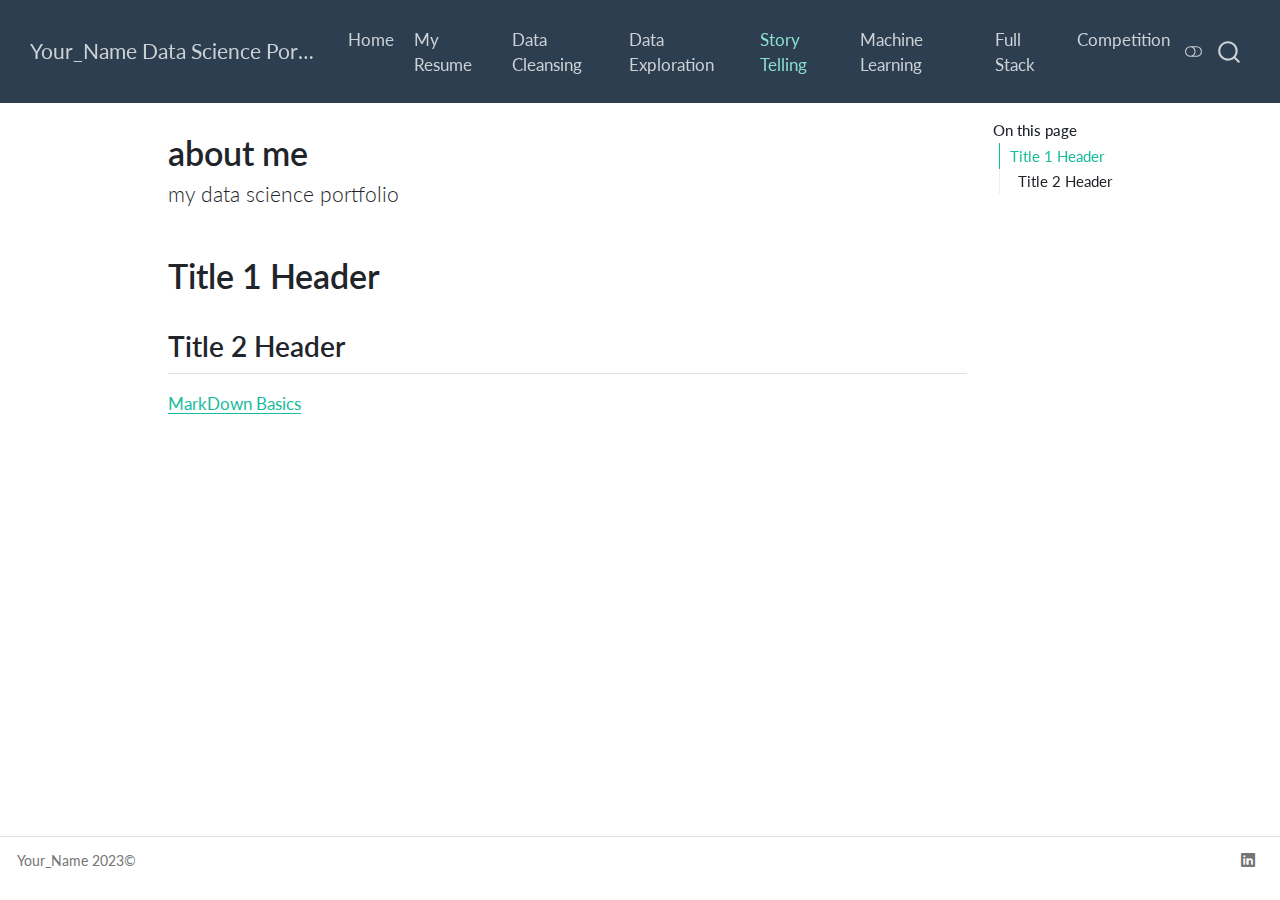
<file: story_telling.html>
<!DOCTYPE html>
<html xmlns="http://www.w3.org/1999/xhtml" lang="en" xml:lang="en"><head>

<meta charset="utf-8">
<meta name="generator" content="quarto-1.4.552">

<meta name="viewport" content="width=device-width, initial-scale=1.0, user-scalable=yes">


<title>Your_Name Data Science Portfolio - about me</title>
<style>
code{white-space: pre-wrap;}
span.smallcaps{font-variant: small-caps;}
div.columns{display: flex; gap: min(4vw, 1.5em);}
div.column{flex: auto; overflow-x: auto;}
div.hanging-indent{margin-left: 1.5em; text-indent: -1.5em;}
ul.task-list{list-style: none;}
ul.task-list li input[type="checkbox"] {
  width: 0.8em;
  margin: 0 0.8em 0.2em -1em; /* quarto-specific, see https://github.com/quarto-dev/quarto-cli/issues/4556 */ 
  vertical-align: middle;
}
</style>


<script src="site_libs/quarto-nav/quarto-nav.js"></script>
<script src="site_libs/quarto-nav/headroom.min.js"></script>
<script src="site_libs/clipboard/clipboard.min.js"></script>
<script src="site_libs/quarto-search/autocomplete.umd.js"></script>
<script src="site_libs/quarto-search/fuse.min.js"></script>
<script src="site_libs/quarto-search/quarto-search.js"></script>
<meta name="quarto:offset" content="./">
<link href="./Images/favicon.png" rel="icon" type="image/png">
<script src="site_libs/quarto-html/quarto.js"></script>
<script src="site_libs/quarto-html/popper.min.js"></script>
<script src="site_libs/quarto-html/tippy.umd.min.js"></script>
<script src="site_libs/quarto-html/anchor.min.js"></script>
<link href="site_libs/quarto-html/tippy.css" rel="stylesheet">
<link href="site_libs/quarto-html/quarto-syntax-highlighting.css" rel="stylesheet" class="quarto-color-scheme" id="quarto-text-highlighting-styles">
<link href="site_libs/quarto-html/quarto-syntax-highlighting-dark.css" rel="prefetch" class="quarto-color-scheme quarto-color-alternate" id="quarto-text-highlighting-styles">
<script src="site_libs/bootstrap/bootstrap.min.js"></script>
<link href="site_libs/bootstrap/bootstrap-icons.css" rel="stylesheet">
<link href="site_libs/bootstrap/bootstrap.min.css" rel="stylesheet" class="quarto-color-scheme" id="quarto-bootstrap" data-mode="light">
<link href="site_libs/bootstrap/bootstrap-dark.min.css" rel="prefetch" class="quarto-color-scheme quarto-color-alternate" id="quarto-bootstrap" data-mode="dark">
<script id="quarto-search-options" type="application/json">{
  "location": "navbar",
  "copy-button": false,
  "collapse-after": 3,
  "panel-placement": "end",
  "type": "overlay",
  "limit": 50,
  "keyboard-shortcut": [
    "f",
    "/",
    "s"
  ],
  "show-item-context": false,
  "language": {
    "search-no-results-text": "No results",
    "search-matching-documents-text": "matching documents",
    "search-copy-link-title": "Copy link to search",
    "search-hide-matches-text": "Hide additional matches",
    "search-more-match-text": "more match in this document",
    "search-more-matches-text": "more matches in this document",
    "search-clear-button-title": "Clear",
    "search-text-placeholder": "",
    "search-detached-cancel-button-title": "Cancel",
    "search-submit-button-title": "Submit",
    "search-label": "Search"
  }
}</script>


<link rel="stylesheet" href="styles.css">
</head>

<body class="nav-fixed">

<div id="quarto-search-results"></div>
  <header id="quarto-header" class="headroom fixed-top">
    <nav class="navbar navbar-expand-lg " data-bs-theme="dark">
      <div class="navbar-container container-fluid">
      <div class="navbar-brand-container mx-auto">
    <a class="navbar-brand" href="./index.html">
    <span class="navbar-title">Your_Name Data Science Portfolio</span>
    </a>
  </div>
            <div id="quarto-search" class="" title="Search"></div>
          <button class="navbar-toggler" type="button" data-bs-toggle="collapse" data-bs-target="#navbarCollapse" aria-controls="navbarCollapse" aria-expanded="false" aria-label="Toggle navigation" onclick="if (window.quartoToggleHeadroom) { window.quartoToggleHeadroom(); }">
  <span class="navbar-toggler-icon"></span>
</button>
          <div class="collapse navbar-collapse" id="navbarCollapse">
            <ul class="navbar-nav navbar-nav-scroll ms-auto">
  <li class="nav-item">
    <a class="nav-link" href="./index.html"> 
<span class="menu-text">Home</span></a>
  </li>  
  <li class="nav-item">
    <a class="nav-link" href="./resume.html"> 
<span class="menu-text">My Resume</span></a>
  </li>  
  <li class="nav-item">
    <a class="nav-link" href="./cleansing.html"> 
<span class="menu-text">Data Cleansing</span></a>
  </li>  
  <li class="nav-item">
    <a class="nav-link" href="./exploration.html"> 
<span class="menu-text">Data Exploration</span></a>
  </li>  
  <li class="nav-item">
    <a class="nav-link active" href="./story_telling.html" aria-current="page"> 
<span class="menu-text">Story Telling</span></a>
  </li>  
  <li class="nav-item">
    <a class="nav-link" href="./ml.html"> 
<span class="menu-text">Machine Learning</span></a>
  </li>  
  <li class="nav-item">
    <a class="nav-link" href="./full_stack.html"> 
<span class="menu-text">Full Stack</span></a>
  </li>  
  <li class="nav-item">
    <a class="nav-link" href="./competition.html"> 
<span class="menu-text">Competition</span></a>
  </li>  
</ul>
          </div> <!-- /navcollapse -->
          <div class="quarto-navbar-tools">
  <a href="" class="quarto-color-scheme-toggle quarto-navigation-tool  px-1" onclick="window.quartoToggleColorScheme(); return false;" title="Toggle dark mode"><i class="bi"></i></a>
</div>
      </div> <!-- /container-fluid -->
    </nav>
</header>
<!-- content -->
<div id="quarto-content" class="quarto-container page-columns page-rows-contents page-layout-article page-navbar">
<!-- sidebar -->
<!-- margin-sidebar -->
    <div id="quarto-margin-sidebar" class="sidebar margin-sidebar">
        <nav id="TOC" role="doc-toc" class="toc-active">
    <h2 id="toc-title">On this page</h2>
   
  <ul>
  <li><a href="#title-1-header" id="toc-title-1-header" class="nav-link active" data-scroll-target="#title-1-header">Title 1 Header</a>
  <ul class="collapse">
  <li><a href="#title-2-header" id="toc-title-2-header" class="nav-link" data-scroll-target="#title-2-header">Title 2 Header</a></li>
  </ul></li>
  </ul>
</nav>
    </div>
<!-- main -->
<main class="content" id="quarto-document-content">

<header id="title-block-header" class="quarto-title-block default">
<div class="quarto-title">
<h1 class="title">about me</h1>
<p class="subtitle lead">my data science portfolio</p>
</div>



<div class="quarto-title-meta">

    
  
    
  </div>
  


</header>


<section id="title-1-header" class="level1">
<h1>Title 1 Header</h1>
<section id="title-2-header" class="level2">
<h2 class="anchored" data-anchor-id="title-2-header">Title 2 Header</h2>
<p><a href="https://quarto.org/docs/authoring/markdown-basics.html#links-images">MarkDown Basics</a></p>


</section>
</section>

<a onclick="window.scrollTo(0, 0); return false;" role="button" id="quarto-back-to-top"><i class="bi bi-arrow-up"></i> Back to top</a></main> <!-- /main -->
<script id="quarto-html-after-body" type="application/javascript">
window.document.addEventListener("DOMContentLoaded", function (event) {
  const toggleBodyColorMode = (bsSheetEl) => {
    const mode = bsSheetEl.getAttribute("data-mode");
    const bodyEl = window.document.querySelector("body");
    if (mode === "dark") {
      bodyEl.classList.add("quarto-dark");
      bodyEl.classList.remove("quarto-light");
    } else {
      bodyEl.classList.add("quarto-light");
      bodyEl.classList.remove("quarto-dark");
    }
  }
  const toggleBodyColorPrimary = () => {
    const bsSheetEl = window.document.querySelector("link#quarto-bootstrap");
    if (bsSheetEl) {
      toggleBodyColorMode(bsSheetEl);
    }
  }
  toggleBodyColorPrimary();  
  const disableStylesheet = (stylesheets) => {
    for (let i=0; i < stylesheets.length; i++) {
      const stylesheet = stylesheets[i];
      stylesheet.rel = 'prefetch';
    }
  }
  const enableStylesheet = (stylesheets) => {
    for (let i=0; i < stylesheets.length; i++) {
      const stylesheet = stylesheets[i];
      stylesheet.rel = 'stylesheet';
    }
  }
  const manageTransitions = (selector, allowTransitions) => {
    const els = window.document.querySelectorAll(selector);
    for (let i=0; i < els.length; i++) {
      const el = els[i];
      if (allowTransitions) {
        el.classList.remove('notransition');
      } else {
        el.classList.add('notransition');
      }
    }
  }
  const toggleGiscusIfUsed = (isAlternate, darkModeDefault) => {
    const baseTheme = document.querySelector('#giscus-base-theme')?.value ?? 'light';
    const alternateTheme = document.querySelector('#giscus-alt-theme')?.value ?? 'dark';
    let newTheme = '';
    if(darkModeDefault) {
      newTheme = isAlternate ? baseTheme : alternateTheme;
    } else {
      newTheme = isAlternate ? alternateTheme : baseTheme;
    }
    const changeGiscusTheme = () => {
      // From: https://github.com/giscus/giscus/issues/336
      const sendMessage = (message) => {
        const iframe = document.querySelector('iframe.giscus-frame');
        if (!iframe) return;
        iframe.contentWindow.postMessage({ giscus: message }, 'https://giscus.app');
      }
      sendMessage({
        setConfig: {
          theme: newTheme
        }
      });
    }
    const isGiscussLoaded = window.document.querySelector('iframe.giscus-frame') !== null;
    if (isGiscussLoaded) {
      changeGiscusTheme();
    }
  }
  const toggleColorMode = (alternate) => {
    // Switch the stylesheets
    const alternateStylesheets = window.document.querySelectorAll('link.quarto-color-scheme.quarto-color-alternate');
    manageTransitions('#quarto-margin-sidebar .nav-link', false);
    if (alternate) {
      enableStylesheet(alternateStylesheets);
      for (const sheetNode of alternateStylesheets) {
        if (sheetNode.id === "quarto-bootstrap") {
          toggleBodyColorMode(sheetNode);
        }
      }
    } else {
      disableStylesheet(alternateStylesheets);
      toggleBodyColorPrimary();
    }
    manageTransitions('#quarto-margin-sidebar .nav-link', true);
    // Switch the toggles
    const toggles = window.document.querySelectorAll('.quarto-color-scheme-toggle');
    for (let i=0; i < toggles.length; i++) {
      const toggle = toggles[i];
      if (toggle) {
        if (alternate) {
          toggle.classList.add("alternate");     
        } else {
          toggle.classList.remove("alternate");
        }
      }
    }
    // Hack to workaround the fact that safari doesn't
    // properly recolor the scrollbar when toggling (#1455)
    if (navigator.userAgent.indexOf('Safari') > 0 && navigator.userAgent.indexOf('Chrome') == -1) {
      manageTransitions("body", false);
      window.scrollTo(0, 1);
      setTimeout(() => {
        window.scrollTo(0, 0);
        manageTransitions("body", true);
      }, 40);  
    }
  }
  const isFileUrl = () => { 
    return window.location.protocol === 'file:';
  }
  const hasAlternateSentinel = () => {  
    let styleSentinel = getColorSchemeSentinel();
    if (styleSentinel !== null) {
      return styleSentinel === "alternate";
    } else {
      return false;
    }
  }
  const setStyleSentinel = (alternate) => {
    const value = alternate ? "alternate" : "default";
    if (!isFileUrl()) {
      window.localStorage.setItem("quarto-color-scheme", value);
    } else {
      localAlternateSentinel = value;
    }
  }
  const getColorSchemeSentinel = () => {
    if (!isFileUrl()) {
      const storageValue = window.localStorage.getItem("quarto-color-scheme");
      return storageValue != null ? storageValue : localAlternateSentinel;
    } else {
      return localAlternateSentinel;
    }
  }
  const darkModeDefault = false;
  let localAlternateSentinel = darkModeDefault ? 'alternate' : 'default';
  // Dark / light mode switch
  window.quartoToggleColorScheme = () => {
    // Read the current dark / light value 
    let toAlternate = !hasAlternateSentinel();
    toggleColorMode(toAlternate);
    setStyleSentinel(toAlternate);
    toggleGiscusIfUsed(toAlternate, darkModeDefault);
  };
  // Ensure there is a toggle, if there isn't float one in the top right
  if (window.document.querySelector('.quarto-color-scheme-toggle') === null) {
    const a = window.document.createElement('a');
    a.classList.add('top-right');
    a.classList.add('quarto-color-scheme-toggle');
    a.href = "";
    a.onclick = function() { try { window.quartoToggleColorScheme(); } catch {} return false; };
    const i = window.document.createElement("i");
    i.classList.add('bi');
    a.appendChild(i);
    window.document.body.appendChild(a);
  }
  // Switch to dark mode if need be
  if (hasAlternateSentinel()) {
    toggleColorMode(true);
  } else {
    toggleColorMode(false);
  }
  const icon = "";
  const anchorJS = new window.AnchorJS();
  anchorJS.options = {
    placement: 'right',
    icon: icon
  };
  anchorJS.add('.anchored');
  const isCodeAnnotation = (el) => {
    for (const clz of el.classList) {
      if (clz.startsWith('code-annotation-')) {                     
        return true;
      }
    }
    return false;
  }
  const clipboard = new window.ClipboardJS('.code-copy-button', {
    text: function(trigger) {
      const codeEl = trigger.previousElementSibling.cloneNode(true);
      for (const childEl of codeEl.children) {
        if (isCodeAnnotation(childEl)) {
          childEl.remove();
        }
      }
      return codeEl.innerText;
    }
  });
  clipboard.on('success', function(e) {
    // button target
    const button = e.trigger;
    // don't keep focus
    button.blur();
    // flash "checked"
    button.classList.add('code-copy-button-checked');
    var currentTitle = button.getAttribute("title");
    button.setAttribute("title", "Copied!");
    let tooltip;
    if (window.bootstrap) {
      button.setAttribute("data-bs-toggle", "tooltip");
      button.setAttribute("data-bs-placement", "left");
      button.setAttribute("data-bs-title", "Copied!");
      tooltip = new bootstrap.Tooltip(button, 
        { trigger: "manual", 
          customClass: "code-copy-button-tooltip",
          offset: [0, -8]});
      tooltip.show();    
    }
    setTimeout(function() {
      if (tooltip) {
        tooltip.hide();
        button.removeAttribute("data-bs-title");
        button.removeAttribute("data-bs-toggle");
        button.removeAttribute("data-bs-placement");
      }
      button.setAttribute("title", currentTitle);
      button.classList.remove('code-copy-button-checked');
    }, 1000);
    // clear code selection
    e.clearSelection();
  });
    var localhostRegex = new RegExp(/^(?:http|https):\/\/localhost\:?[0-9]*\//);
    var mailtoRegex = new RegExp(/^mailto:/);
      var filterRegex = new RegExp("https:\/\/wiredhayden\.github\.io\/Hayden-Wilcox1\/");
    var isInternal = (href) => {
        return filterRegex.test(href) || localhostRegex.test(href) || mailtoRegex.test(href);
    }
    // Inspect non-navigation links and adorn them if external
 	var links = window.document.querySelectorAll('a[href]:not(.nav-link):not(.navbar-brand):not(.toc-action):not(.sidebar-link):not(.sidebar-item-toggle):not(.pagination-link):not(.no-external):not([aria-hidden]):not(.dropdown-item):not(.quarto-navigation-tool)');
    for (var i=0; i<links.length; i++) {
      const link = links[i];
      if (!isInternal(link.href)) {
        // undo the damage that might have been done by quarto-nav.js in the case of
        // links that we want to consider external
        if (link.dataset.originalHref !== undefined) {
          link.href = link.dataset.originalHref;
        }
      }
    }
  function tippyHover(el, contentFn, onTriggerFn, onUntriggerFn) {
    const config = {
      allowHTML: true,
      maxWidth: 500,
      delay: 100,
      arrow: false,
      appendTo: function(el) {
          return el.parentElement;
      },
      interactive: true,
      interactiveBorder: 10,
      theme: 'quarto',
      placement: 'bottom-start',
    };
    if (contentFn) {
      config.content = contentFn;
    }
    if (onTriggerFn) {
      config.onTrigger = onTriggerFn;
    }
    if (onUntriggerFn) {
      config.onUntrigger = onUntriggerFn;
    }
    window.tippy(el, config); 
  }
  const noterefs = window.document.querySelectorAll('a[role="doc-noteref"]');
  for (var i=0; i<noterefs.length; i++) {
    const ref = noterefs[i];
    tippyHover(ref, function() {
      // use id or data attribute instead here
      let href = ref.getAttribute('data-footnote-href') || ref.getAttribute('href');
      try { href = new URL(href).hash; } catch {}
      const id = href.replace(/^#\/?/, "");
      const note = window.document.getElementById(id);
      if (note) {
        return note.innerHTML;
      } else {
        return "";
      }
    });
  }
  const xrefs = window.document.querySelectorAll('a.quarto-xref');
  const processXRef = (id, note) => {
    // Strip column container classes
    const stripColumnClz = (el) => {
      el.classList.remove("page-full", "page-columns");
      if (el.children) {
        for (const child of el.children) {
          stripColumnClz(child);
        }
      }
    }
    stripColumnClz(note)
    if (id === null || id.startsWith('sec-')) {
      // Special case sections, only their first couple elements
      const container = document.createElement("div");
      if (note.children && note.children.length > 2) {
        container.appendChild(note.children[0].cloneNode(true));
        for (let i = 1; i < note.children.length; i++) {
          const child = note.children[i];
          if (child.tagName === "P" && child.innerText === "") {
            continue;
          } else {
            container.appendChild(child.cloneNode(true));
            break;
          }
        }
        if (window.Quarto?.typesetMath) {
          window.Quarto.typesetMath(container);
        }
        return container.innerHTML
      } else {
        if (window.Quarto?.typesetMath) {
          window.Quarto.typesetMath(note);
        }
        return note.innerHTML;
      }
    } else {
      // Remove any anchor links if they are present
      const anchorLink = note.querySelector('a.anchorjs-link');
      if (anchorLink) {
        anchorLink.remove();
      }
      if (window.Quarto?.typesetMath) {
        window.Quarto.typesetMath(note);
      }
      // TODO in 1.5, we should make sure this works without a callout special case
      if (note.classList.contains("callout")) {
        return note.outerHTML;
      } else {
        return note.innerHTML;
      }
    }
  }
  for (var i=0; i<xrefs.length; i++) {
    const xref = xrefs[i];
    tippyHover(xref, undefined, function(instance) {
      instance.disable();
      let url = xref.getAttribute('href');
      let hash = undefined; 
      if (url.startsWith('#')) {
        hash = url;
      } else {
        try { hash = new URL(url).hash; } catch {}
      }
      if (hash) {
        const id = hash.replace(/^#\/?/, "");
        const note = window.document.getElementById(id);
        if (note !== null) {
          try {
            const html = processXRef(id, note.cloneNode(true));
            instance.setContent(html);
          } finally {
            instance.enable();
            instance.show();
          }
        } else {
          // See if we can fetch this
          fetch(url.split('#')[0])
          .then(res => res.text())
          .then(html => {
            const parser = new DOMParser();
            const htmlDoc = parser.parseFromString(html, "text/html");
            const note = htmlDoc.getElementById(id);
            if (note !== null) {
              const html = processXRef(id, note);
              instance.setContent(html);
            } 
          }).finally(() => {
            instance.enable();
            instance.show();
          });
        }
      } else {
        // See if we can fetch a full url (with no hash to target)
        // This is a special case and we should probably do some content thinning / targeting
        fetch(url)
        .then(res => res.text())
        .then(html => {
          const parser = new DOMParser();
          const htmlDoc = parser.parseFromString(html, "text/html");
          const note = htmlDoc.querySelector('main.content');
          if (note !== null) {
            // This should only happen for chapter cross references
            // (since there is no id in the URL)
            // remove the first header
            if (note.children.length > 0 && note.children[0].tagName === "HEADER") {
              note.children[0].remove();
            }
            const html = processXRef(null, note);
            instance.setContent(html);
          } 
        }).finally(() => {
          instance.enable();
          instance.show();
        });
      }
    }, function(instance) {
    });
  }
      let selectedAnnoteEl;
      const selectorForAnnotation = ( cell, annotation) => {
        let cellAttr = 'data-code-cell="' + cell + '"';
        let lineAttr = 'data-code-annotation="' +  annotation + '"';
        const selector = 'span[' + cellAttr + '][' + lineAttr + ']';
        return selector;
      }
      const selectCodeLines = (annoteEl) => {
        const doc = window.document;
        const targetCell = annoteEl.getAttribute("data-target-cell");
        const targetAnnotation = annoteEl.getAttribute("data-target-annotation");
        const annoteSpan = window.document.querySelector(selectorForAnnotation(targetCell, targetAnnotation));
        const lines = annoteSpan.getAttribute("data-code-lines").split(",");
        const lineIds = lines.map((line) => {
          return targetCell + "-" + line;
        })
        let top = null;
        let height = null;
        let parent = null;
        if (lineIds.length > 0) {
            //compute the position of the single el (top and bottom and make a div)
            const el = window.document.getElementById(lineIds[0]);
            top = el.offsetTop;
            height = el.offsetHeight;
            parent = el.parentElement.parentElement;
          if (lineIds.length > 1) {
            const lastEl = window.document.getElementById(lineIds[lineIds.length - 1]);
            const bottom = lastEl.offsetTop + lastEl.offsetHeight;
            height = bottom - top;
          }
          if (top !== null && height !== null && parent !== null) {
            // cook up a div (if necessary) and position it 
            let div = window.document.getElementById("code-annotation-line-highlight");
            if (div === null) {
              div = window.document.createElement("div");
              div.setAttribute("id", "code-annotation-line-highlight");
              div.style.position = 'absolute';
              parent.appendChild(div);
            }
            div.style.top = top - 2 + "px";
            div.style.height = height + 4 + "px";
            div.style.left = 0;
            let gutterDiv = window.document.getElementById("code-annotation-line-highlight-gutter");
            if (gutterDiv === null) {
              gutterDiv = window.document.createElement("div");
              gutterDiv.setAttribute("id", "code-annotation-line-highlight-gutter");
              gutterDiv.style.position = 'absolute';
              const codeCell = window.document.getElementById(targetCell);
              const gutter = codeCell.querySelector('.code-annotation-gutter');
              gutter.appendChild(gutterDiv);
            }
            gutterDiv.style.top = top - 2 + "px";
            gutterDiv.style.height = height + 4 + "px";
          }
          selectedAnnoteEl = annoteEl;
        }
      };
      const unselectCodeLines = () => {
        const elementsIds = ["code-annotation-line-highlight", "code-annotation-line-highlight-gutter"];
        elementsIds.forEach((elId) => {
          const div = window.document.getElementById(elId);
          if (div) {
            div.remove();
          }
        });
        selectedAnnoteEl = undefined;
      };
        // Handle positioning of the toggle
    window.addEventListener(
      "resize",
      throttle(() => {
        elRect = undefined;
        if (selectedAnnoteEl) {
          selectCodeLines(selectedAnnoteEl);
        }
      }, 10)
    );
    function throttle(fn, ms) {
    let throttle = false;
    let timer;
      return (...args) => {
        if(!throttle) { // first call gets through
            fn.apply(this, args);
            throttle = true;
        } else { // all the others get throttled
            if(timer) clearTimeout(timer); // cancel #2
            timer = setTimeout(() => {
              fn.apply(this, args);
              timer = throttle = false;
            }, ms);
        }
      };
    }
      // Attach click handler to the DT
      const annoteDls = window.document.querySelectorAll('dt[data-target-cell]');
      for (const annoteDlNode of annoteDls) {
        annoteDlNode.addEventListener('click', (event) => {
          const clickedEl = event.target;
          if (clickedEl !== selectedAnnoteEl) {
            unselectCodeLines();
            const activeEl = window.document.querySelector('dt[data-target-cell].code-annotation-active');
            if (activeEl) {
              activeEl.classList.remove('code-annotation-active');
            }
            selectCodeLines(clickedEl);
            clickedEl.classList.add('code-annotation-active');
          } else {
            // Unselect the line
            unselectCodeLines();
            clickedEl.classList.remove('code-annotation-active');
          }
        });
      }
  const findCites = (el) => {
    const parentEl = el.parentElement;
    if (parentEl) {
      const cites = parentEl.dataset.cites;
      if (cites) {
        return {
          el,
          cites: cites.split(' ')
        };
      } else {
        return findCites(el.parentElement)
      }
    } else {
      return undefined;
    }
  };
  var bibliorefs = window.document.querySelectorAll('a[role="doc-biblioref"]');
  for (var i=0; i<bibliorefs.length; i++) {
    const ref = bibliorefs[i];
    const citeInfo = findCites(ref);
    if (citeInfo) {
      tippyHover(citeInfo.el, function() {
        var popup = window.document.createElement('div');
        citeInfo.cites.forEach(function(cite) {
          var citeDiv = window.document.createElement('div');
          citeDiv.classList.add('hanging-indent');
          citeDiv.classList.add('csl-entry');
          var biblioDiv = window.document.getElementById('ref-' + cite);
          if (biblioDiv) {
            citeDiv.innerHTML = biblioDiv.innerHTML;
          }
          popup.appendChild(citeDiv);
        });
        return popup.innerHTML;
      });
    }
  }
});
</script>
</div> <!-- /content -->
<footer class="footer">
  <div class="nav-footer">
    <div class="nav-footer-left">
<p>Your_Name 2023©</p>
</div>   
    <div class="nav-footer-center">
      &nbsp;
    </div>
    <div class="nav-footer-right">
      <ul class="footer-items list-unstyled">
    <li class="nav-item compact">
    <a class="nav-link" href="./Your_LinkedIn_URL">
      <i class="bi bi-linkedin" role="img">
</i> 
    </a>
  </li>  
</ul>
    </div>
  </div>
</footer>




</body></html>
</file>
<file: site_libs/quarto-html/tippy.css>
.tippy-box[data-animation=fade][data-state=hidden]{opacity:0}[data-tippy-root]{max-width:calc(100vw - 10px)}.tippy-box{position:relative;background-color:#333;color:#fff;border-radius:4px;font-size:14px;line-height:1.4;white-space:normal;outline:0;transition-property:transform,visibility,opacity}.tippy-box[data-placement^=top]>.tippy-arrow{bottom:0}.tippy-box[data-placement^=top]>.tippy-arrow:before{bottom:-7px;left:0;border-width:8px 8px 0;border-top-color:initial;transform-origin:center top}.tippy-box[data-placement^=bottom]>.tippy-arrow{top:0}.tippy-box[data-placement^=bottom]>.tippy-arrow:before{top:-7px;left:0;border-width:0 8px 8px;border-bottom-color:initial;transform-origin:center bottom}.tippy-box[data-placement^=left]>.tippy-arrow{right:0}.tippy-box[data-placement^=left]>.tippy-arrow:before{border-width:8px 0 8px 8px;border-left-color:initial;right:-7px;transform-origin:center left}.tippy-box[data-placement^=right]>.tippy-arrow{left:0}.tippy-box[data-placement^=right]>.tippy-arrow:before{left:-7px;border-width:8px 8px 8px 0;border-right-color:initial;transform-origin:center right}.tippy-box[data-inertia][data-state=visible]{transition-timing-function:cubic-bezier(.54,1.5,.38,1.11)}.tippy-arrow{width:16px;height:16px;color:#333}.tippy-arrow:before{content:"";position:absolute;border-color:transparent;border-style:solid}.tippy-content{position:relative;padding:5px 9px;z-index:1}
</file>
<file: site_libs/quarto-html/quarto-syntax-highlighting.css>
/* quarto syntax highlight colors */
:root {
  --quarto-hl-ot-color: #003B4F;
  --quarto-hl-at-color: #657422;
  --quarto-hl-ss-color: #20794D;
  --quarto-hl-an-color: #5E5E5E;
  --quarto-hl-fu-color: #4758AB;
  --quarto-hl-st-color: #20794D;
  --quarto-hl-cf-color: #003B4F;
  --quarto-hl-op-color: #5E5E5E;
  --quarto-hl-er-color: #AD0000;
  --quarto-hl-bn-color: #AD0000;
  --quarto-hl-al-color: #AD0000;
  --quarto-hl-va-color: #111111;
  --quarto-hl-bu-color: inherit;
  --quarto-hl-ex-color: inherit;
  --quarto-hl-pp-color: #AD0000;
  --quarto-hl-in-color: #5E5E5E;
  --quarto-hl-vs-color: #20794D;
  --quarto-hl-wa-color: #5E5E5E;
  --quarto-hl-do-color: #5E5E5E;
  --quarto-hl-im-color: #00769E;
  --quarto-hl-ch-color: #20794D;
  --quarto-hl-dt-color: #AD0000;
  --quarto-hl-fl-color: #AD0000;
  --quarto-hl-co-color: #5E5E5E;
  --quarto-hl-cv-color: #5E5E5E;
  --quarto-hl-cn-color: #8f5902;
  --quarto-hl-sc-color: #5E5E5E;
  --quarto-hl-dv-color: #AD0000;
  --quarto-hl-kw-color: #003B4F;
}

/* other quarto variables */
:root {
  --quarto-font-monospace: SFMono-Regular, Menlo, Monaco, Consolas, "Liberation Mono", "Courier New", monospace;
}

pre > code.sourceCode > span {
  color: #003B4F;
}

code span {
  color: #003B4F;
}

code.sourceCode > span {
  color: #003B4F;
}

div.sourceCode,
div.sourceCode pre.sourceCode {
  color: #003B4F;
}

code span.ot {
  color: #003B4F;
  font-style: inherit;
}

code span.at {
  color: #657422;
  font-style: inherit;
}

code span.ss {
  color: #20794D;
  font-style: inherit;
}

code span.an {
  color: #5E5E5E;
  font-style: inherit;
}

code span.fu {
  color: #4758AB;
  font-style: inherit;
}

code span.st {
  color: #20794D;
  font-style: inherit;
}

code span.cf {
  color: #003B4F;
  font-style: inherit;
}

code span.op {
  color: #5E5E5E;
  font-style: inherit;
}

code span.er {
  color: #AD0000;
  font-style: inherit;
}

code span.bn {
  color: #AD0000;
  font-style: inherit;
}

code span.al {
  color: #AD0000;
  font-style: inherit;
}

code span.va {
  color: #111111;
  font-style: inherit;
}

code span.bu {
  font-style: inherit;
}

code span.ex {
  font-style: inherit;
}

code span.pp {
  color: #AD0000;
  font-style: inherit;
}

code span.in {
  color: #5E5E5E;
  font-style: inherit;
}

code span.vs {
  color: #20794D;
  font-style: inherit;
}

code span.wa {
  color: #5E5E5E;
  font-style: italic;
}

code span.do {
  color: #5E5E5E;
  font-style: italic;
}

code span.im {
  color: #00769E;
  font-style: inherit;
}

code span.ch {
  color: #20794D;
  font-style: inherit;
}

code span.dt {
  color: #AD0000;
  font-style: inherit;
}

code span.fl {
  color: #AD0000;
  font-style: inherit;
}

code span.co {
  color: #5E5E5E;
  font-style: inherit;
}

code span.cv {
  color: #5E5E5E;
  font-style: italic;
}

code span.cn {
  color: #8f5902;
  font-style: inherit;
}

code span.sc {
  color: #5E5E5E;
  font-style: inherit;
}

code span.dv {
  color: #AD0000;
  font-style: inherit;
}

code span.kw {
  color: #003B4F;
  font-style: inherit;
}

.prevent-inlining {
  content: "</";
}

/*# sourceMappingURL=debc5d5d77c3f9108843748ff7464032.css.map */
</file>
<file: site_libs/quarto-html/quarto-syntax-highlighting-dark.css>
/* quarto syntax highlight colors */
:root {
  --quarto-hl-al-color: #f07178;
  --quarto-hl-an-color: #d4d0ab;
  --quarto-hl-at-color: #00e0e0;
  --quarto-hl-bn-color: #d4d0ab;
  --quarto-hl-bu-color: #abe338;
  --quarto-hl-ch-color: #abe338;
  --quarto-hl-co-color: #f8f8f2;
  --quarto-hl-cv-color: #ffd700;
  --quarto-hl-cn-color: #ffd700;
  --quarto-hl-cf-color: #ffa07a;
  --quarto-hl-dt-color: #ffa07a;
  --quarto-hl-dv-color: #d4d0ab;
  --quarto-hl-do-color: #f8f8f2;
  --quarto-hl-er-color: #f07178;
  --quarto-hl-ex-color: #00e0e0;
  --quarto-hl-fl-color: #d4d0ab;
  --quarto-hl-fu-color: #ffa07a;
  --quarto-hl-im-color: #abe338;
  --quarto-hl-in-color: #d4d0ab;
  --quarto-hl-kw-color: #ffa07a;
  --quarto-hl-op-color: #ffa07a;
  --quarto-hl-ot-color: #00e0e0;
  --quarto-hl-pp-color: #dcc6e0;
  --quarto-hl-re-color: #00e0e0;
  --quarto-hl-sc-color: #abe338;
  --quarto-hl-ss-color: #abe338;
  --quarto-hl-st-color: #abe338;
  --quarto-hl-va-color: #00e0e0;
  --quarto-hl-vs-color: #abe338;
  --quarto-hl-wa-color: #dcc6e0;
}

/* other quarto variables */
:root {
  --quarto-font-monospace: SFMono-Regular, Menlo, Monaco, Consolas, "Liberation Mono", "Courier New", monospace;
}

code span.al {
  background-color: #2a0f15;
  font-weight: bold;
  color: #f07178;
}

code span.an {
  color: #d4d0ab;
}

code span.at {
  color: #00e0e0;
}

code span.bn {
  color: #d4d0ab;
}

code span.bu {
  color: #abe338;
}

code span.ch {
  color: #abe338;
}

code span.co {
  font-style: italic;
  color: #f8f8f2;
}

code span.cv {
  color: #ffd700;
}

code span.cn {
  color: #ffd700;
}

code span.cf {
  font-weight: bold;
  color: #ffa07a;
}

code span.dt {
  color: #ffa07a;
}

code span.dv {
  color: #d4d0ab;
}

code span.do {
  color: #f8f8f2;
}

code span.er {
  color: #f07178;
  text-decoration: underline;
}

code span.ex {
  font-weight: bold;
  color: #00e0e0;
}

code span.fl {
  color: #d4d0ab;
}

code span.fu {
  color: #ffa07a;
}

code span.im {
  color: #abe338;
}

code span.in {
  color: #d4d0ab;
}

code span.kw {
  font-weight: bold;
  color: #ffa07a;
}

pre > code.sourceCode > span {
  color: #f8f8f2;
}

code span {
  color: #f8f8f2;
}

code.sourceCode > span {
  color: #f8f8f2;
}

div.sourceCode,
div.sourceCode pre.sourceCode {
  color: #f8f8f2;
}

code span.op {
  color: #ffa07a;
}

code span.ot {
  color: #00e0e0;
}

code span.pp {
  color: #dcc6e0;
}

code span.re {
  background-color: #f8f8f2;
  color: #00e0e0;
}

code span.sc {
  color: #abe338;
}

code span.ss {
  color: #abe338;
}

code span.st {
  color: #abe338;
}

code span.va {
  color: #00e0e0;
}

code span.vs {
  color: #abe338;
}

code span.wa {
  color: #dcc6e0;
}

.prevent-inlining {
  content: "</";
}

/*# sourceMappingURL=935a306eefa94366c21e1a970dddb765.css.map */
</file>
<file: styles.css>
/* css styles */
</file>
